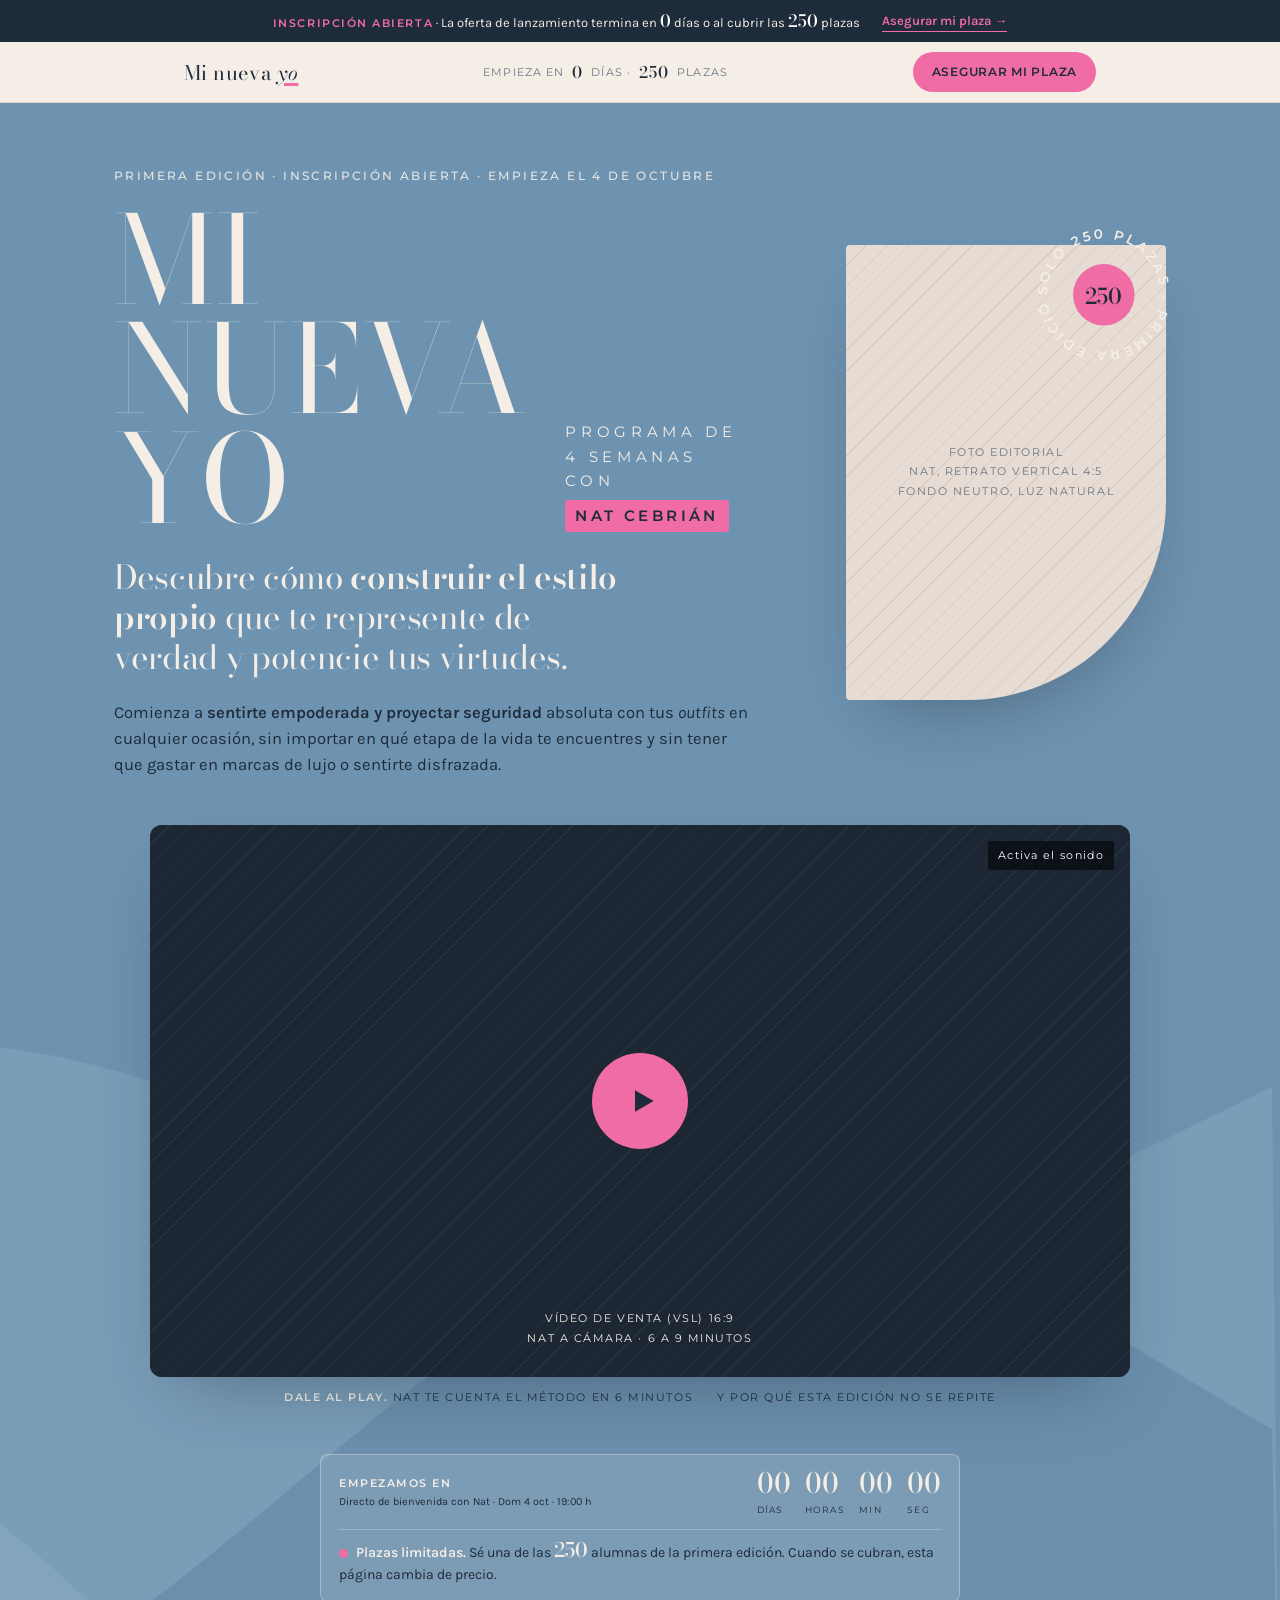
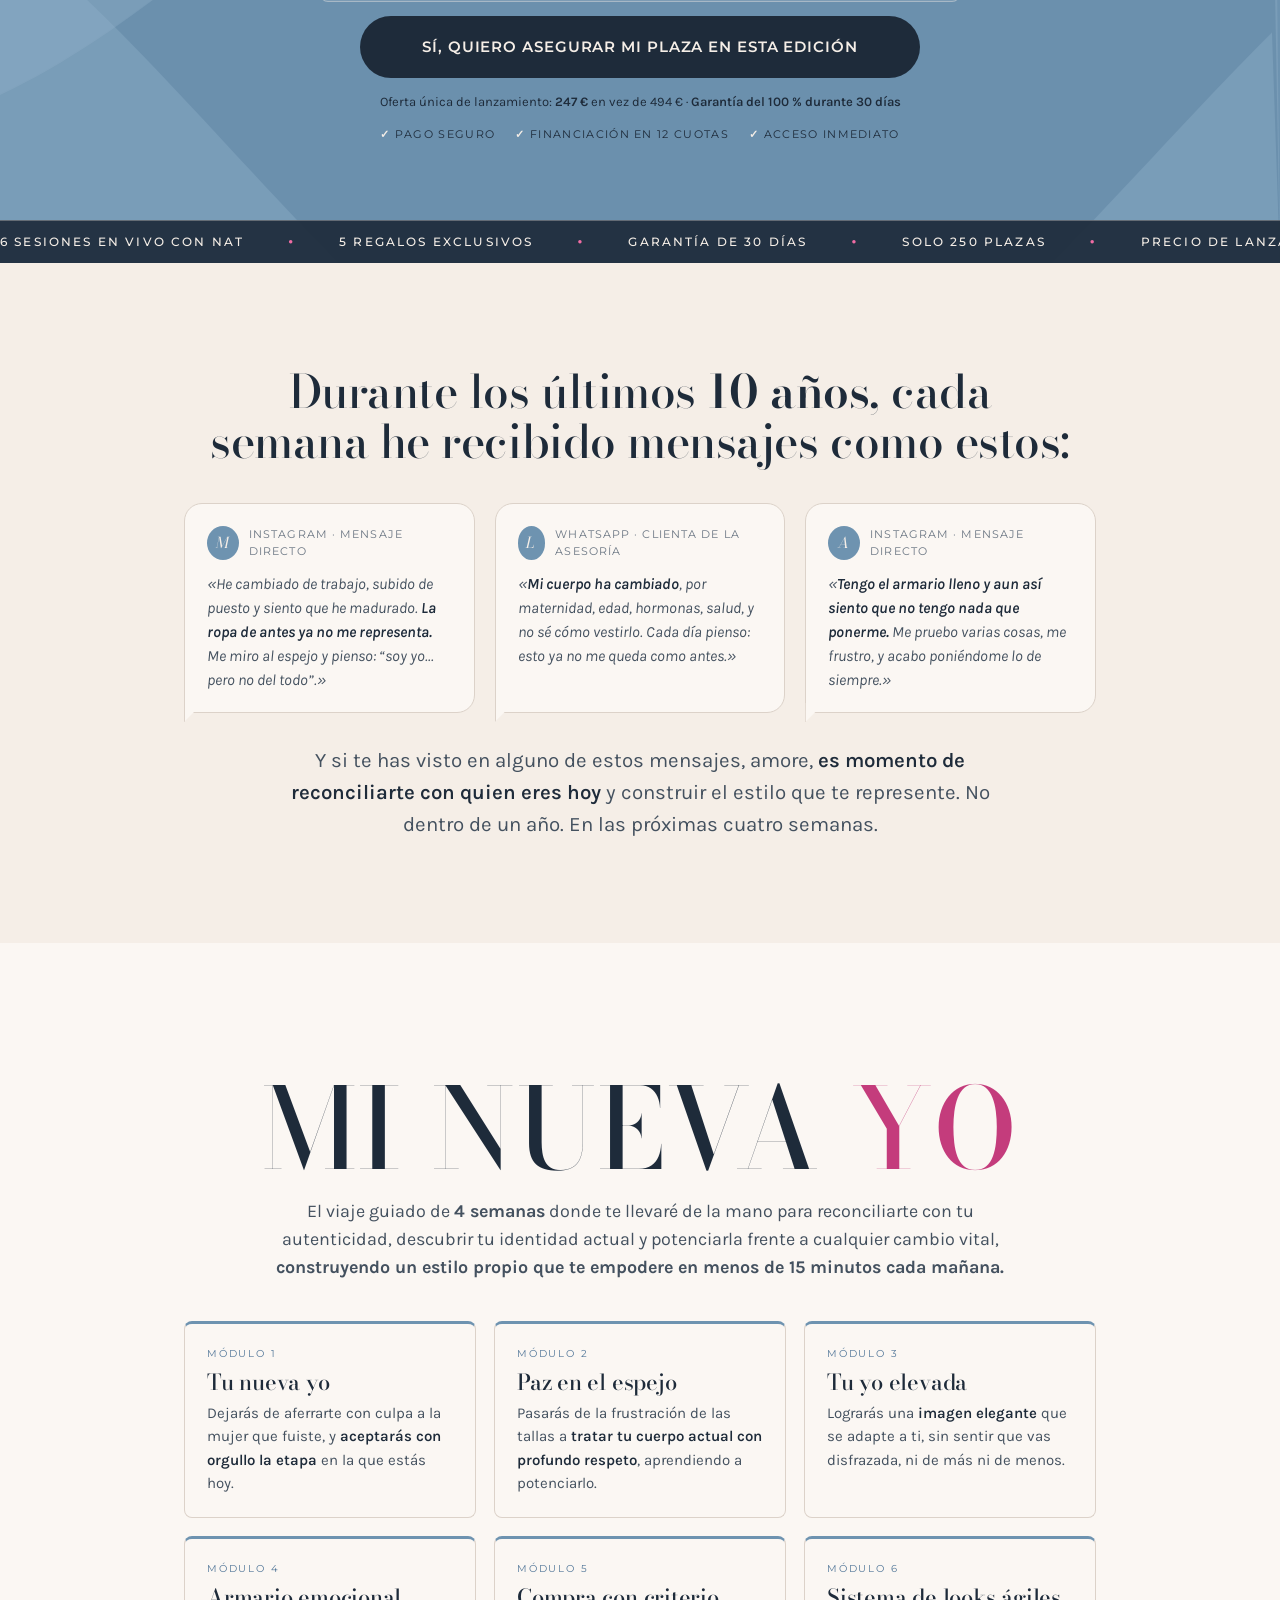
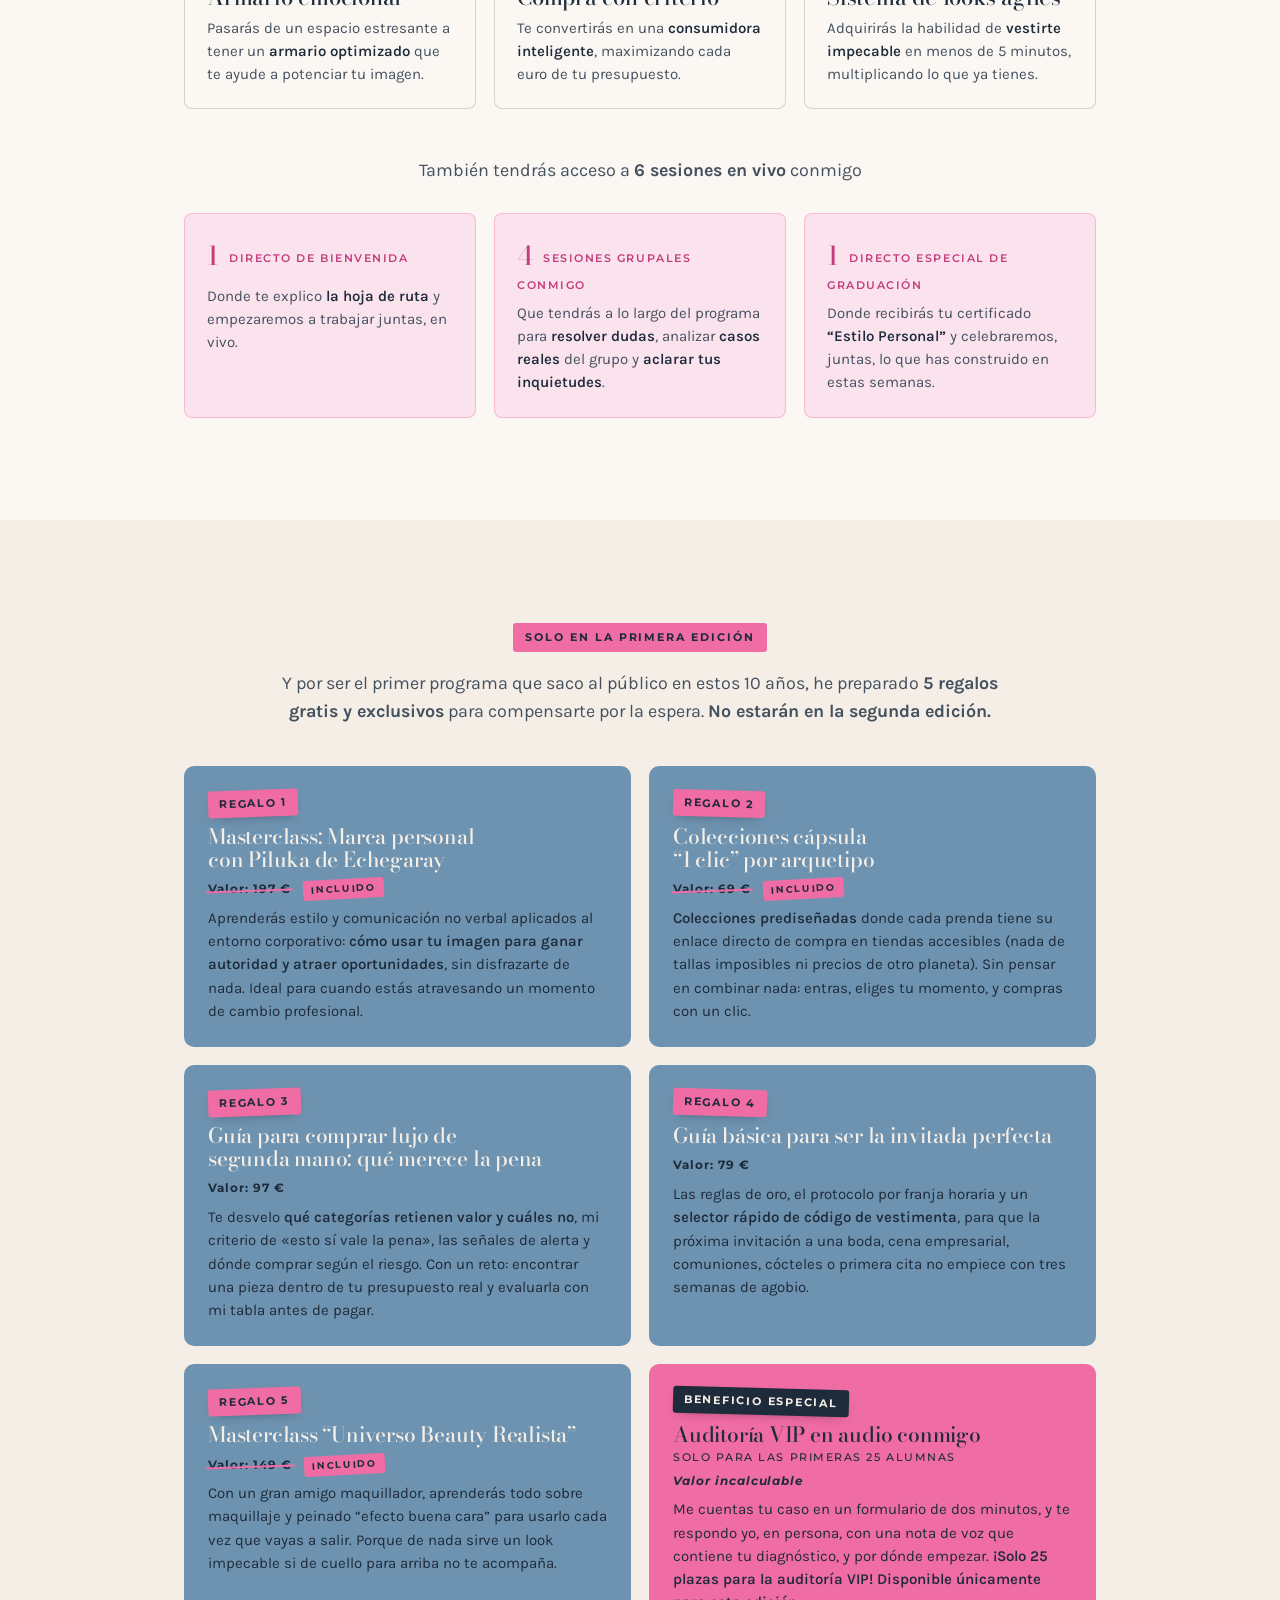
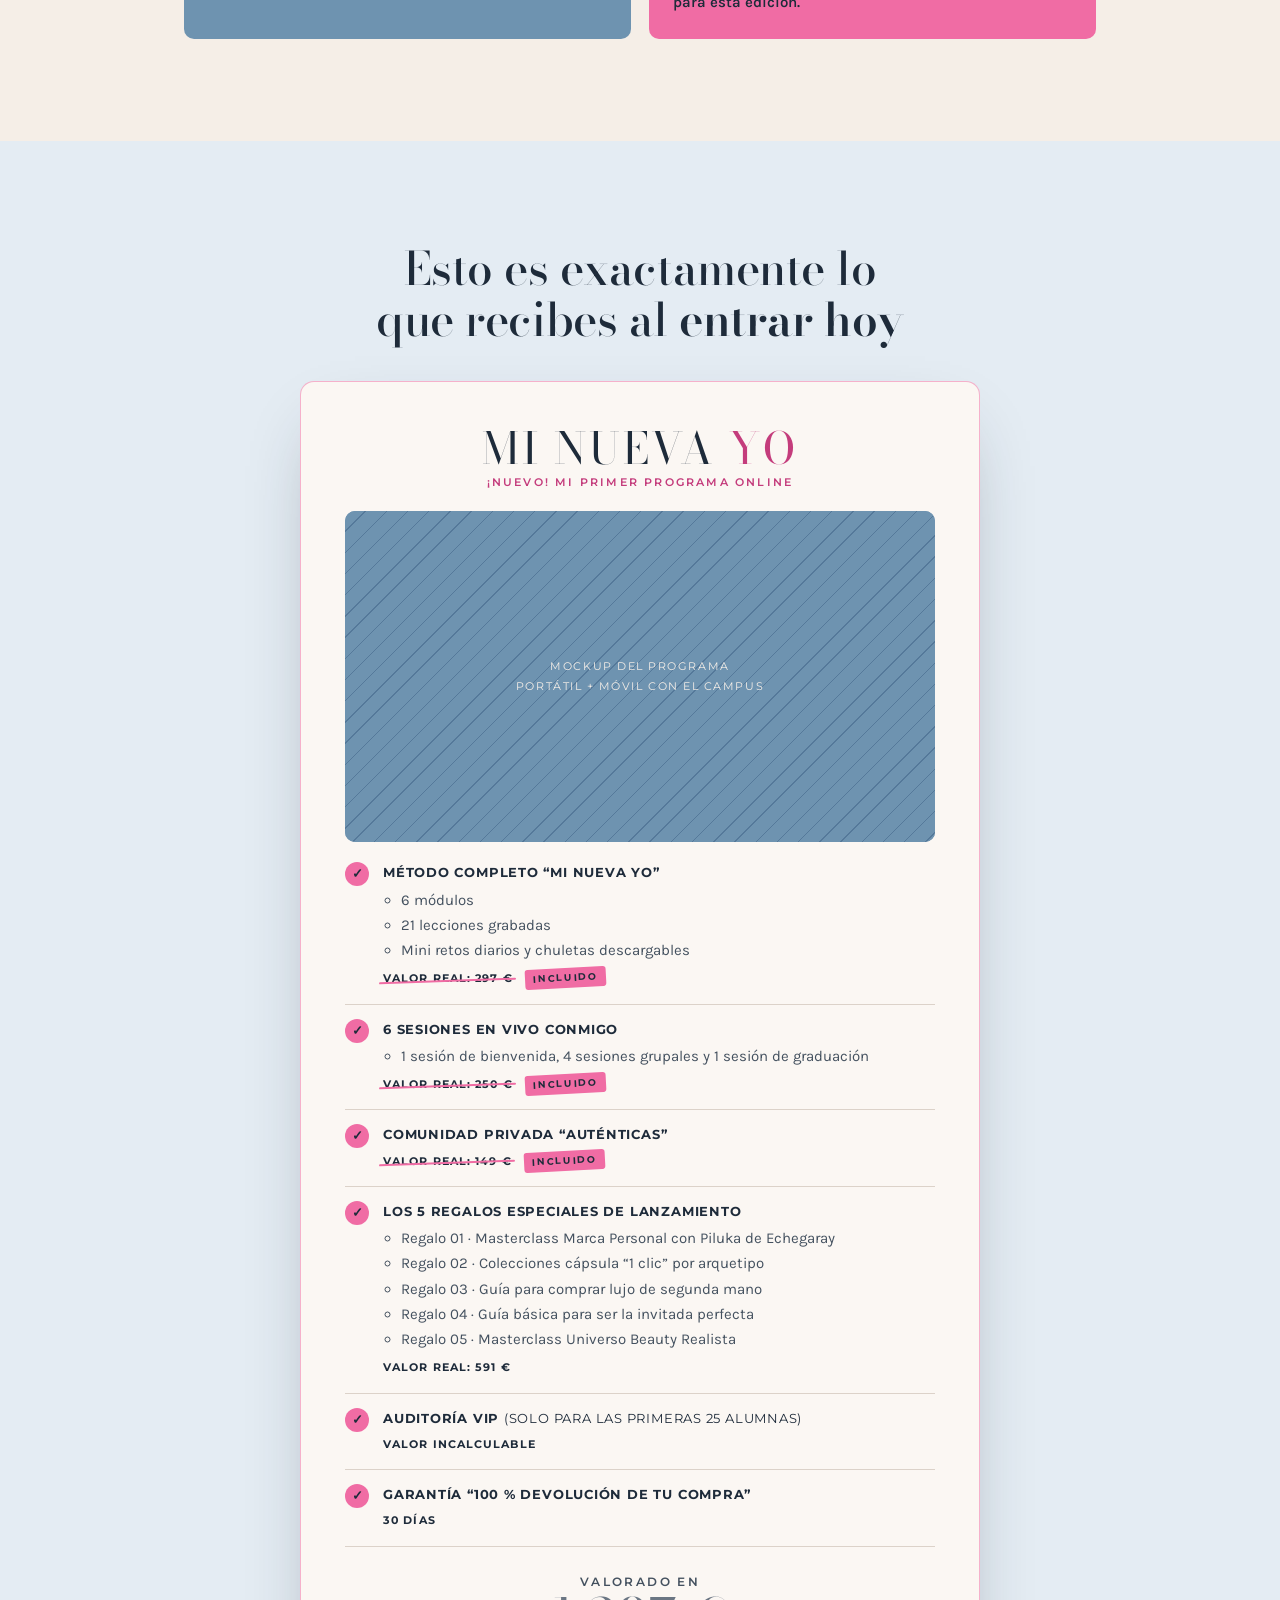
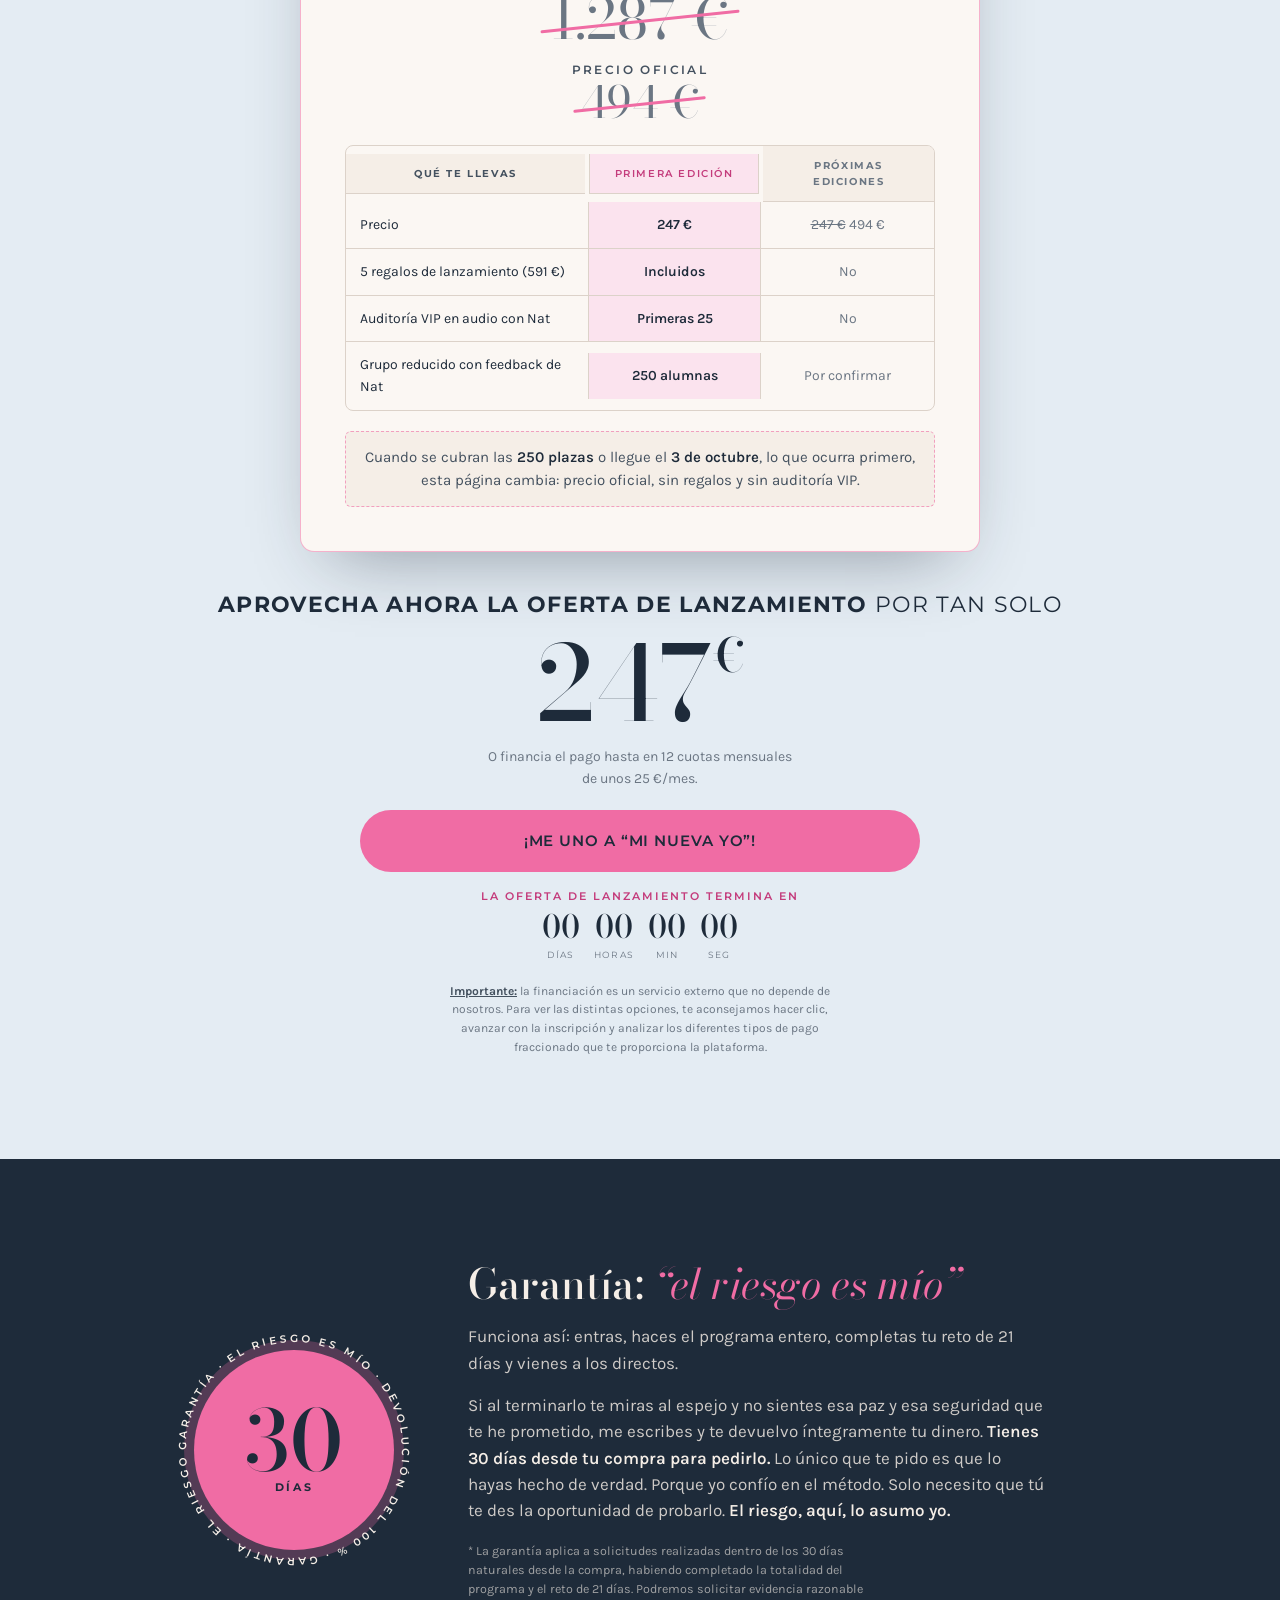
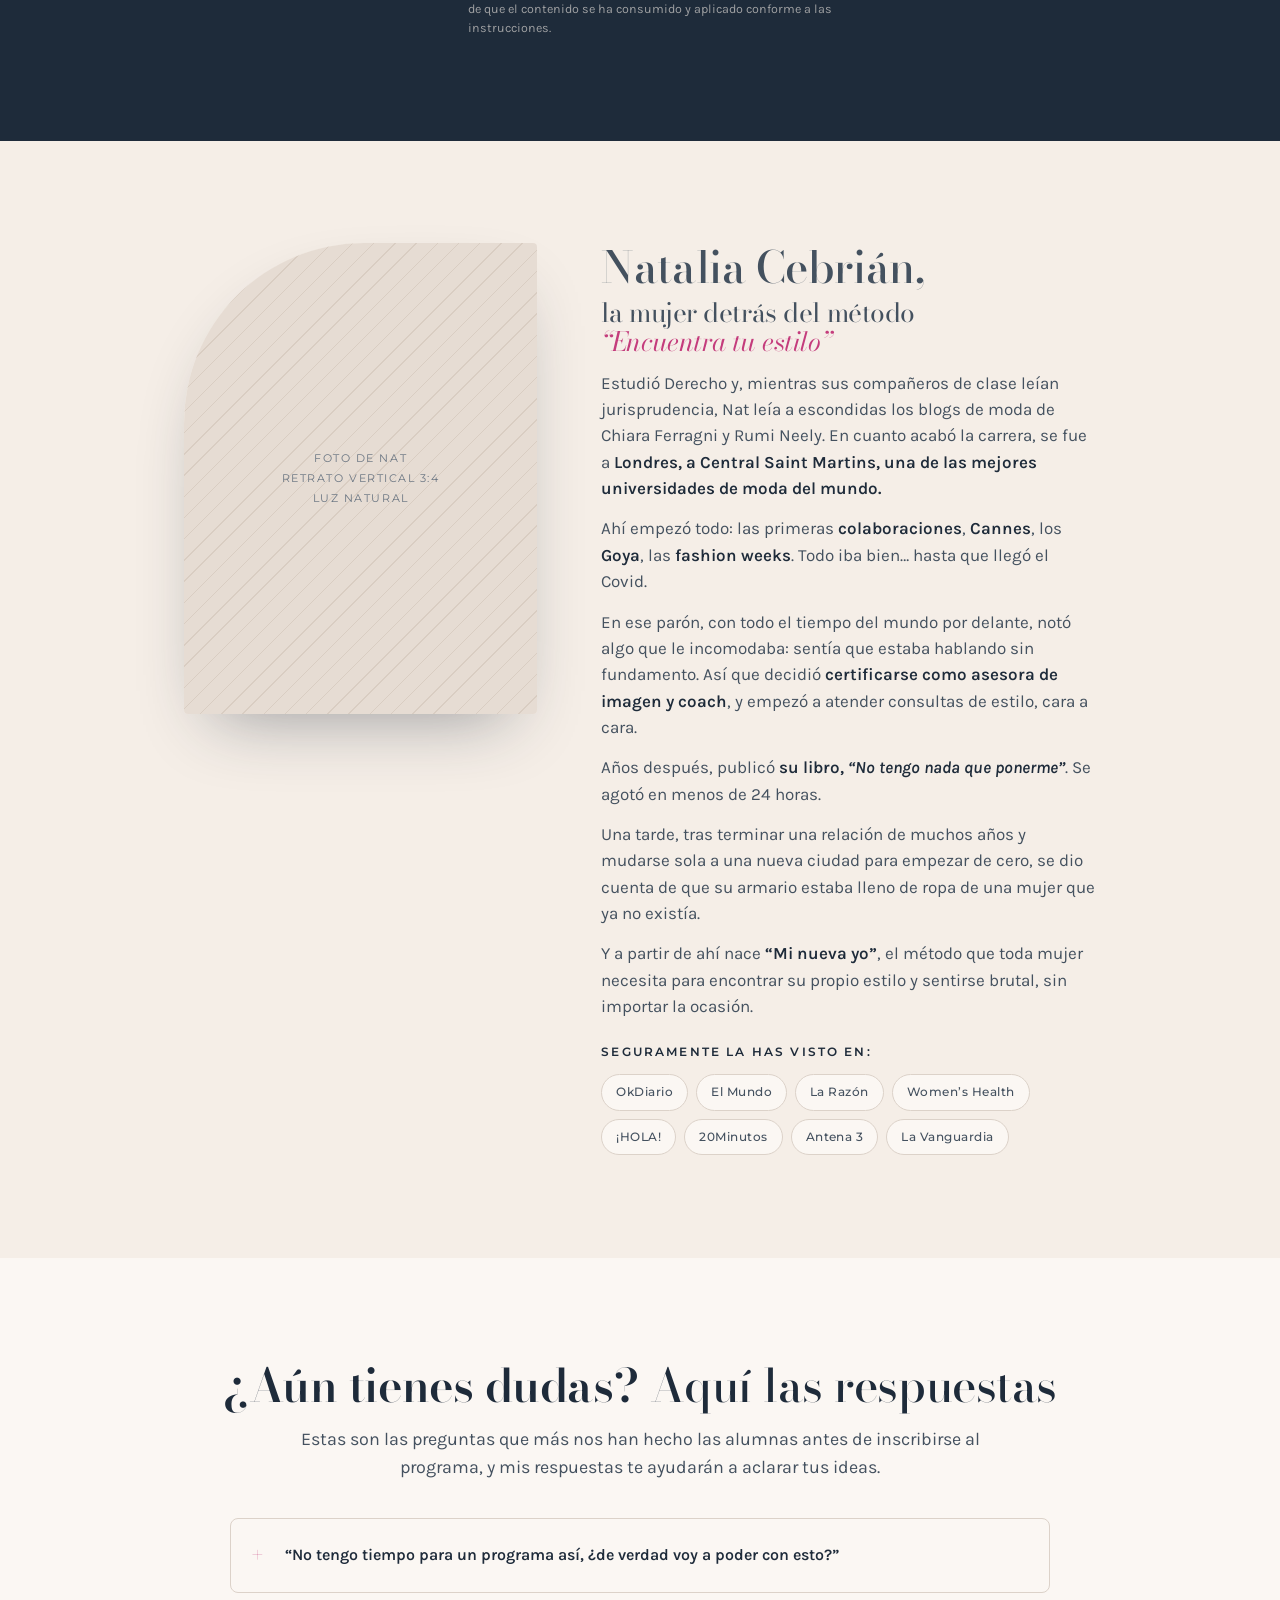
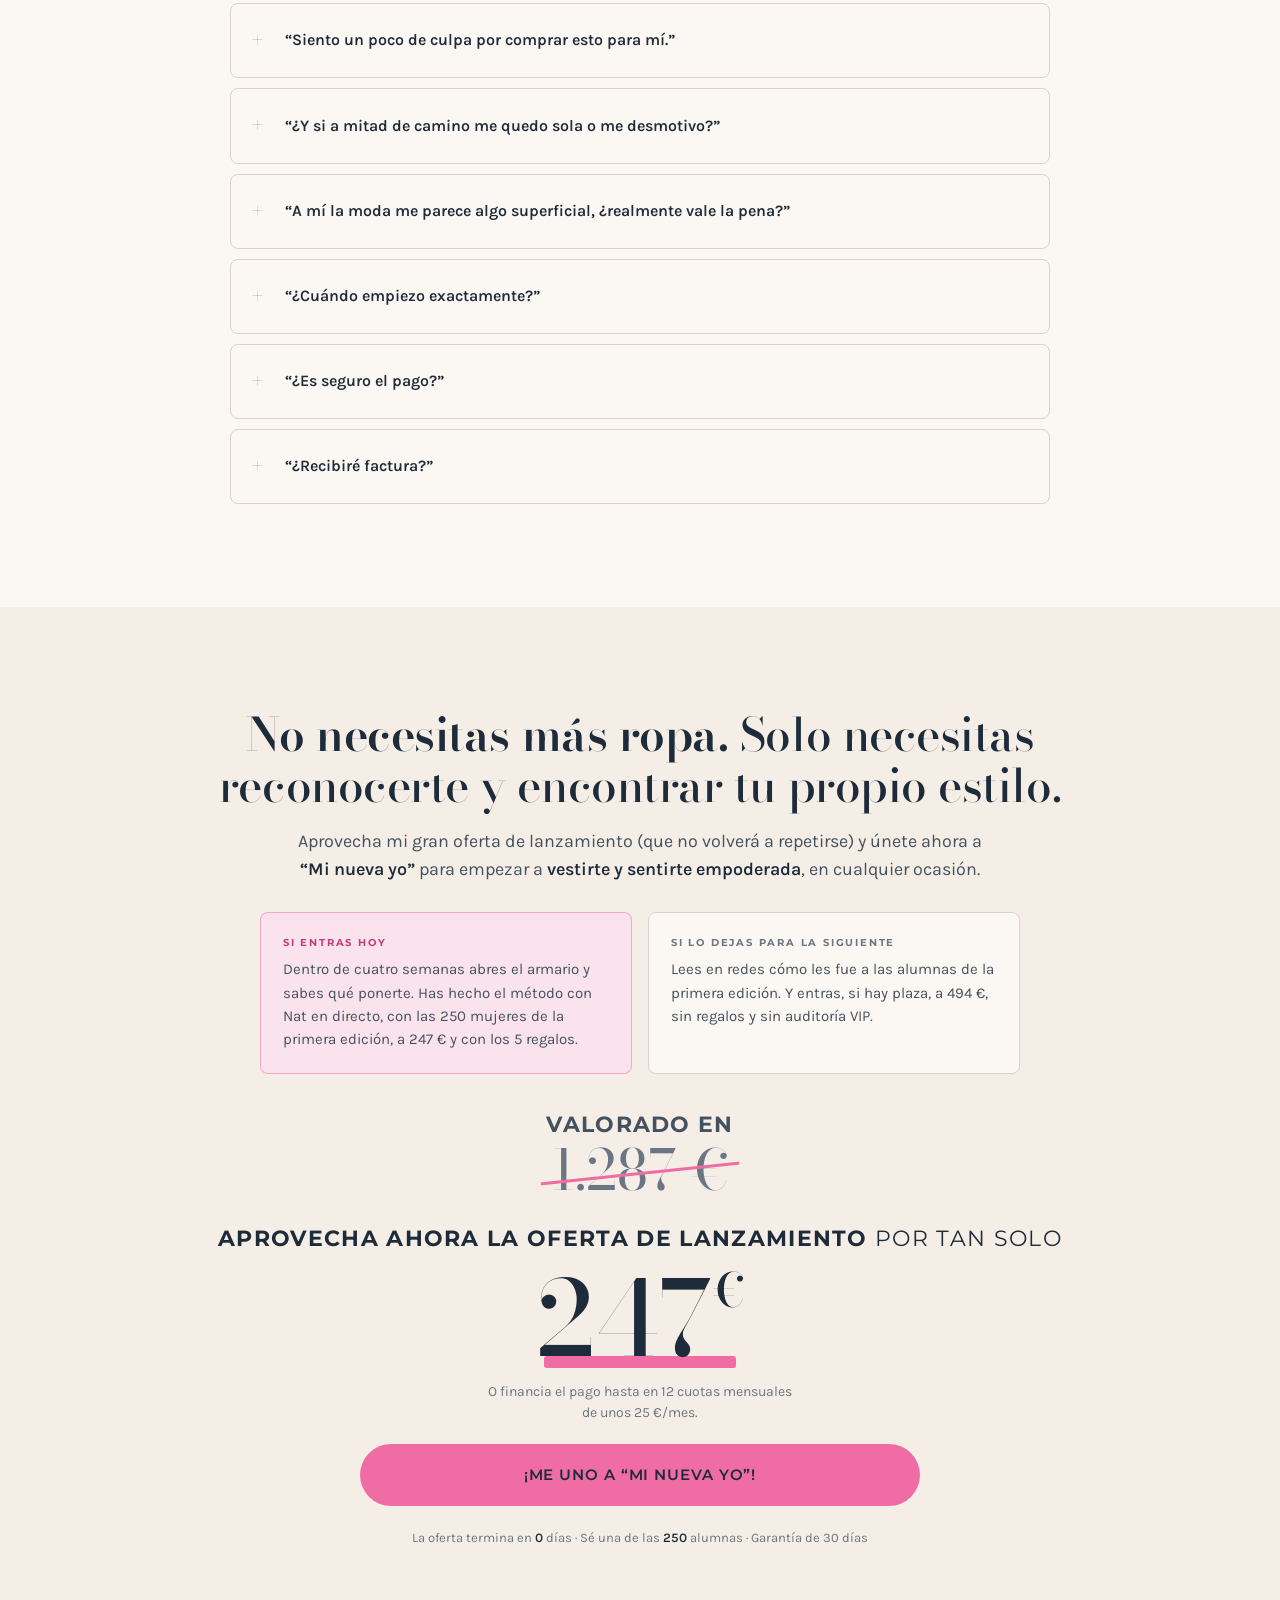
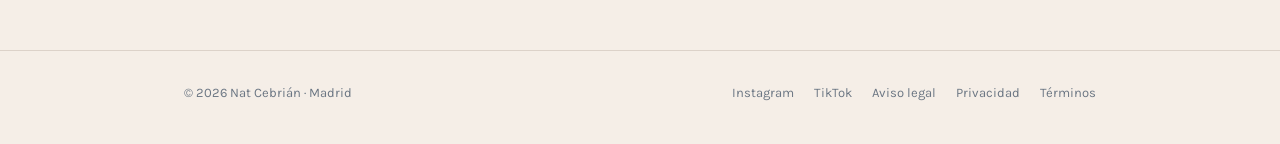
<file: landing/mi-nueva-yo/index.html>
<!doctype html>
<html lang="es">
<head>
<meta charset="utf-8">
<meta name="viewport" content="width=device-width, initial-scale=1, viewport-fit=cover">
<meta name="theme-color" content="#6E93B0">
<meta name="description" content="Mi nueva yo: el programa de 4 semanas de Nat Cebrián para construir el estilo propio que te represente. 21 lecciones, 6 sesiones en vivo, 5 regalos y garantía de 30 días.">
<title>Mi nueva yo</title>
<link rel="preconnect" href="https://fonts.googleapis.com">
<link rel="preconnect" href="https://fonts.gstatic.com" crossorigin>
<link rel="stylesheet" href="https://fonts.googleapis.com/css2?family=Bodoni+Moda:ital,opsz,wght@0,6..96,400;0,6..96,500;0,6..96,600;1,6..96,400;1,6..96,500&family=Montserrat:wght@300;400;500;600;700&family=Karla:ital,wght@0,300;0,400;0,500;0,600;1,400&display=swap">
<style>
  :root {
    --bg: #F5EEE7; --surface: #FBF7F3; --ink: #1E2B3A; --ink-soft: #44515F; --muted: #6B7683; --line: #DCD2C9;
    --brand: #6E93B0; --brand-deep: #55799A; --brand-tint: #E4ECF3; --on-brand: #F5EEE7;
    --accent: #F06CA4; --accent-text: #C43C7C; --accent-tint: #FBE3EE;
    --placeholder: #E6DCD3; --placeholder-stripe: #D9CDC2;
    --silk-a: #7FA1BC; --silk-b: #5F86A5; --silk-c: #8FB0C9;
    --shadow: 0 30px 70px -30px rgba(30, 43, 58, 0.45);
    --display: "Bodoni Moda", "Didot", "Bodoni 72", Georgia, serif;
    --label: "Montserrat", "Helvetica Neue", Arial, sans-serif;
    --body: "Karla", "Helvetica Neue", Arial, sans-serif;
    --max: 1040px; --narrow: 760px; --gutter: clamp(16px, 5vw, 64px); --ease: cubic-bezier(.2,.7,.2,1);
    color-scheme: light;
  }
  @media (prefers-color-scheme: dark) {
    :root:not([data-theme="light"]) {
      --bg: #121A22; --surface: #192330; --ink: #EFE7DF; --ink-soft: #C9C0B7; --muted: #98A3AE; --line: #2C3745;
      --brand: #3F5F7C; --brand-deep: #4F759A; --brand-tint: #1C2836; --on-brand: #EFE7DF;
      --accent: #F27DB0; --accent-text: #F58BB9; --accent-tint: #2E1F2A;
      --placeholder: #232C37; --placeholder-stripe: #2B3542;
      --silk-a: #34506A; --silk-b: #2A4259; --silk-c: #3E5B75;
      --shadow: 0 30px 70px -30px rgba(0, 0, 0, 0.85); color-scheme: dark;
    }
  }
  :root[data-theme="dark"] {
    --bg: #121A22; --surface: #192330; --ink: #EFE7DF; --ink-soft: #C9C0B7; --muted: #98A3AE; --line: #2C3745;
    --brand: #3F5F7C; --brand-deep: #4F759A; --brand-tint: #1C2836; --on-brand: #EFE7DF;
    --accent: #F27DB0; --accent-text: #F58BB9; --accent-tint: #2E1F2A;
    --placeholder: #232C37; --placeholder-stripe: #2B3542;
    --silk-a: #34506A; --silk-b: #2A4259; --silk-c: #3E5B75;
    --shadow: 0 30px 70px -30px rgba(0, 0, 0, 0.85); color-scheme: dark;
  }

  * { box-sizing: border-box; }
  html { scroll-behavior: smooth; }
  body { margin: 0; background: var(--bg); color: var(--ink); font-family: var(--body); font-size: 17px; line-height: 1.55; -webkit-font-smoothing: antialiased; overflow-x: clip; }
  @media (prefers-reduced-motion: reduce) { html { scroll-behavior: auto; } *, *::before, *::after { animation: none !important; transition: none !important; } .js .reveal { opacity: 1 !important; transform: none !important; } }
  img, video { max-width: 100%; display: block; }
  figure { margin: 0; }
  a { color: inherit; }
  button { font: inherit; color: inherit; }
  h1, h2, h3, h4 { font-family: var(--display); font-weight: 500; line-height: 1.1; margin: 0; text-wrap: balance; letter-spacing: -0.01em; }
  p { margin: 0; }
  .wrap { max-width: var(--max); margin: 0 auto; padding-inline: var(--gutter); }
  .narrow { max-width: var(--narrow); margin-inline: auto; }
  .center { text-align: center; }
  .eyebrow { font-family: var(--label); font-size: 12px; font-weight: 500; letter-spacing: 0.2em; text-transform: uppercase; color: var(--accent-text); }
  .lede { font-size: clamp(17px, 1.4vw, 20px); line-height: 1.55; color: var(--ink-soft); }
  .em { font-style: italic; font-weight: 400; color: var(--accent-text); }
  :focus-visible { outline: 2px solid var(--accent); outline-offset: 3px; }
  .skip { position: absolute; left: -999px; top: 8px; background: var(--ink); color: var(--bg); padding: 8px 12px; z-index: 60; }
  .skip:focus { left: 8px; }
  .js .reveal { opacity: 0; transform: translateY(24px); transition: opacity 700ms var(--ease), transform 700ms var(--ease); }
  .js .reveal.in { opacity: 1; transform: none; }
  .js .reveal[data-delay="1"] { transition-delay: 90ms; } .js .reveal[data-delay="2"] { transition-delay: 180ms; } .js .reveal[data-delay="3"] { transition-delay: 270ms; }
  .section { padding-block: clamp(56px, 8vw, 104px); position: relative; }
  .section h2 { font-size: clamp(30px, 3.8vw, 46px); }
  .section h2 b { font-weight: 600; }
  .sec-sub { margin-top: 16px; }
  .alt { background: var(--surface); }
  .tint { background: var(--brand-tint); }

  /* Buttons */
  .btn { display: inline-flex; align-items: center; justify-content: center; gap: 10px; min-height: 54px; padding: 0 30px; border-radius: 999px; font-family: var(--label); font-weight: 600; font-size: 14px; letter-spacing: 0.06em; text-transform: uppercase; text-decoration: none; border: 1px solid transparent; cursor: pointer; position: relative; overflow: hidden; transition: transform 200ms var(--ease), color 200ms var(--ease); text-align: center; }
  .btn::before { content: ""; position: absolute; inset: 0; background: var(--ink); transform: translateY(101%); transition: transform 320ms var(--ease); z-index: 0; }
  .btn > span { position: relative; z-index: 1; }
  .btn:hover { transform: translateY(-2px); }
  .btn:hover::before { transform: translateY(0); }
  .btn-accent { background: var(--accent); color: var(--ink); }
  .btn-accent:hover { color: var(--bg); }
  .btn-primary { background: var(--ink); color: var(--bg); }
  .btn-primary::before { background: var(--accent); }
  .btn-primary:hover { color: var(--ink); }
  .btn-xl { min-height: 62px; padding-inline: 36px; font-size: 15px; width: 100%; max-width: 560px; }
  .cta-note { font-size: 13px; color: var(--muted); margin-top: 12px; }
  .cta-note b { color: var(--ink); font-weight: 600; }
  .on-brand .cta-note, .on-brand .cta-note b { color: var(--ink); }

  /* Announce */
  .announce { background: var(--ink); color: var(--bg); font-size: 13px; }
  .announce .wrap { display: flex; flex-wrap: wrap; justify-content: center; align-items: center; gap: 6px 22px; min-height: 42px; padding-block: 8px; text-align: center; }
  .announce strong { font-family: var(--label); font-weight: 600; letter-spacing: .14em; text-transform: uppercase; font-size: 11px; color: var(--accent); }
  .announce b { font-family: var(--display); font-size: 17px; font-weight: 500; color: #fff; }
  .announce a { font-weight: 600; text-decoration: none; color: var(--accent); border-bottom: 1px solid currentColor; white-space: nowrap; }
  @media (max-width: 640px) { .announce .wrap { font-size: 12px; gap: 4px 14px; } }

  /* Header */
  .progress { position: fixed; top: env(safe-area-inset-top, 0px); left: 0; height: 3px; width: 0; background: var(--accent); z-index: 40; transition: width 80ms linear; }
  .top { position: sticky; top: env(safe-area-inset-top, 0px); z-index: 30; background: color-mix(in srgb, var(--bg) 86%, transparent); backdrop-filter: blur(12px); border-bottom: 1px solid var(--line); }
  .top .wrap { display: flex; align-items: center; justify-content: space-between; gap: 16px; min-height: 60px; }
  .brand { font-family: var(--display); font-size: 20px; letter-spacing: 0.02em; text-decoration: none; }
  .brand span { font-style: italic; color: var(--ink); text-decoration: underline; text-decoration-color: var(--accent); text-decoration-thickness: 3px; text-underline-offset: 3px; }
  .top .btn { min-height: 40px; padding-inline: 18px; font-size: 12px; }
  .top .cd-mini { font-family: var(--label); font-size: 11px; letter-spacing: .1em; text-transform: uppercase; color: var(--muted); display: flex; gap: 8px; align-items: center; }
  .top .cd-mini b { font-family: var(--display); font-size: 16px; color: var(--ink); font-weight: 500; }
  @media (max-width: 700px) { .top .cd-mini { display: none; } }

  /* Hero: wordmark + retrato + reel (VSL en modal) */
  .hero { position: relative; overflow: hidden; background: var(--brand); color: var(--on-brand); padding-block: clamp(36px, 5vw, 64px) 0; }
  .silk { position: absolute; inset: 0; width: 100%; height: 100%; z-index: 0; }
  .hero .wrap { position: relative; z-index: 1; max-width: 1180px; padding-bottom: clamp(48px, 6vw, 80px); display: flex; flex-direction: column; gap: clamp(28px, 4vw, 48px); }
  .hero-top { display: grid; grid-template-columns: minmax(0, 7fr) minmax(0, 4fr); gap: clamp(24px, 4vw, 56px); align-items: center; }
  .hero-video { width: 100%; max-width: 980px; margin-inline: auto; }
  .hero-video .vsl { max-width: none; }
  .vsl-cap { display: flex; justify-content: center; gap: 24px; flex-wrap: wrap; margin-top: 12px; font-family: var(--label); font-size: 11px; letter-spacing: .14em; text-transform: uppercase; color: var(--ink); }
  .vsl-cap b { color: var(--on-brand); font-weight: 600; }
  .hero-copy { display: flex; flex-direction: column; gap: 22px; text-align: left; }
  .hero .eyebrow { color: var(--on-brand); opacity: .9; }
  .wordmark { display: grid; grid-template-columns: auto 1fr; gap: 0 clamp(16px, 3vw, 40px); align-items: end; }
  .wordmark .mark { font-family: var(--display); font-size: clamp(64px, 9.5vw, 132px); line-height: 0.86; letter-spacing: 0.01em; text-transform: uppercase; font-weight: 400; color: var(--on-brand); }
  .wordmark .mark .w { display: block; overflow: hidden; padding-bottom: .04em; }
  .wordmark .mark .w > span { display: inline-block; animation: rise 900ms var(--ease) both; }
  .wordmark .mark .w:nth-child(2) > span { animation-delay: 120ms; }
  .wordmark .mark .w:nth-child(3) > span { animation-delay: 240ms; }
  .wordmark .mark em { font-style: normal; color: var(--on-brand); }
  .wordmark .sub { font-family: var(--label); font-weight: 400; font-size: clamp(12px, 1.2vw, 16px); letter-spacing: .3em; text-transform: uppercase; line-height: 1.6; color: var(--on-brand); animation: fade 900ms var(--ease) 450ms both; padding-bottom: .3em; }
  .wordmark .sub b { display: inline-block; margin-top: 6px; font-weight: 600; color: var(--ink); background: var(--accent); padding: 4px 10px 3px; border-radius: 3px; letter-spacing: .22em; }
  @keyframes rise { from { transform: translateY(110%); opacity: 0; } to { transform: none; opacity: 1; } }
  .hero h1 { font-size: clamp(24px, 2.6vw, 34px); line-height: 1.2; color: var(--on-brand); animation: fade 900ms var(--ease) 320ms both; font-weight: 400; }
  .hero h1 b { font-weight: 600; }
  .hero .lede { color: var(--ink); max-width: 40em; animation: fade 900ms var(--ease) 400ms both; font-size: clamp(16px, 1.3vw, 18.5px); }
  .hero .lede b { font-weight: 600; }
  .stage { position: relative; aspect-ratio: 4 / 5; animation: fade 1000ms var(--ease) 300ms both; width: 100%; max-width: 380px; margin-left: auto; }
  .portrait { position: absolute; inset: 0 0 0 12%; border-radius: 4px 4px 200px 4px; overflow: hidden; box-shadow: var(--shadow); }
  .portrait .ph { position: absolute; inset: 0; }
  .reel { position: absolute; left: -6%; bottom: -6%; width: 40%; aspect-ratio: 9 / 16; border-radius: 14px; overflow: hidden; background: var(--ink); box-shadow: var(--shadow); transform: rotate(-6deg); transition: transform 500ms var(--ease); cursor: pointer; border: 0; padding: 0; }
  .reel:hover { transform: rotate(0deg) scale(1.04); }
  .reel .ph { position: absolute; inset: 0; color: var(--bg); background: repeating-linear-gradient(135deg, #1C2733 0 14px, #26333F 14px 15px); font-size: 10px; align-content: end; padding-bottom: 60px; }
  .reel .play { position: absolute; left: 50%; top: 50%; width: 58px; height: 58px; margin: -29px 0 0 -29px; border-radius: 50%; background: var(--accent); display: grid; place-items: center; animation: pulse 2.4s ease-in-out infinite; }
  .reel .play svg { width: 20px; height: 20px; fill: var(--ink); margin-left: 3px; }
  .reel .tag { position: absolute; left: 50%; bottom: 14px; transform: translateX(-50%); background: var(--accent); color: var(--ink); font-family: var(--label); font-size: 9px; letter-spacing: .16em; text-transform: uppercase; font-weight: 700; padding: 5px 10px; border-radius: 999px; white-space: nowrap; }
  .badge { position: absolute; right: -4%; top: -6%; width: clamp(120px, 12vw, 160px); aspect-ratio: 1; animation: spin 24s linear infinite; z-index: 2; }
  .badge svg { width: 100%; height: 100%; overflow: visible; }
  .badge text { font-family: var(--label); font-size: 10.5px; font-weight: 600; letter-spacing: .22em; text-transform: uppercase; fill: var(--on-brand); }
  .badge circle { fill: var(--accent); }
  .badge .in { font-family: var(--display); font-size: 17px; letter-spacing: 0; text-transform: none; fill: var(--ink); font-weight: 500; }
  .marquee { position: relative; z-index: 1; border-top: 1px solid color-mix(in srgb, var(--on-brand) 30%, transparent); background: color-mix(in srgb, var(--ink) 92%, transparent); color: var(--bg); overflow: hidden; padding-block: 12px; }
  .marquee-track { display: flex; gap: 44px; white-space: nowrap; width: max-content; animation: slide 40s linear infinite; font-family: var(--label); font-size: 12px; letter-spacing: .18em; text-transform: uppercase; font-weight: 500; }
  .marquee-track span::after { content: "●"; margin-left: 44px; color: var(--accent); font-size: 8px; vertical-align: 2px; }
  @keyframes slide { to { transform: translateX(-50%); } }
  @media (max-width: 900px) {
    .hero-top { grid-template-columns: 1fr; }
    .stage { margin: 20px auto 0; max-width: 300px; }
    .wordmark { grid-template-columns: 1fr; gap: 10px; }
    .wordmark .mark { font-size: clamp(64px, 20vw, 100px); }
    .stage { max-width: 340px; margin: 12px auto 0; }
    .badge { right: -2%; }
  }
  .vsl { position: relative; width: 100%; max-width: 820px; aspect-ratio: 16 / 9; border-radius: 12px; overflow: hidden; background: var(--ink); box-shadow: var(--shadow); border: 0; padding: 0; cursor: pointer; display: block; animation: fade 1000ms var(--ease) 360ms both; }
  .ph { background: repeating-linear-gradient(135deg, var(--placeholder) 0 14px, var(--placeholder-stripe) 14px 15px); display: grid; place-items: center; text-align: center; padding: 24px; color: var(--muted); font-family: var(--label); font-size: 11px; letter-spacing: 0.14em; text-transform: uppercase; line-height: 1.8; width: 100%; height: 100%; }
  .vsl .ph { position: absolute; inset: 0; background: repeating-linear-gradient(135deg, #1C2733 0 14px, #26333F 14px 15px); color: var(--bg); align-content: end; padding-bottom: 28px; }
  .vsl .play { position: absolute; left: 50%; top: 50%; width: 96px; height: 96px; margin: -48px 0 0 -48px; border-radius: 50%; background: var(--accent); display: grid; place-items: center; transition: transform 300ms var(--ease); animation: pulse 2.4s ease-in-out infinite; }
  .vsl:hover .play { transform: scale(1.08); }
  .vsl .play svg { width: 32px; height: 32px; fill: var(--ink); margin-left: 5px; }
  .vsl .dur { position: absolute; right: 16px; top: 16px; background: rgba(0,0,0,.55); color: #fff; font-family: var(--label); font-size: 11px; letter-spacing: .12em; padding: 6px 10px; border-radius: 2px; }
  @keyframes pulse { 0%, 100% { box-shadow: 0 0 0 0 color-mix(in srgb, var(--accent) 50%, transparent); } 60% { box-shadow: 0 0 0 18px transparent; } }
  @keyframes fade { from { opacity: 0; transform: translateY(12px); } to { opacity: 1; transform: none; } }
  .cta-block { display: flex; flex-direction: column; align-items: center; gap: 14px; width: 100%; max-width: 720px; margin-inline: auto; text-align: center; animation: fade 900ms var(--ease) 500ms both; }
  .cta-block .urgency { max-width: 640px; }
  .cta-row { display: flex; flex-wrap: wrap; gap: 12px; align-items: center; justify-content: center; width: 100%; }
  .btn-ghost { border-color: color-mix(in srgb, var(--on-brand) 45%, transparent); color: var(--on-brand); background: transparent; }
  .btn-ghost::before { background: var(--on-brand); }
  .btn-ghost:hover { color: var(--ink); }
  .btn-ghost svg { width: 14px; height: 14px; fill: currentColor; }
  .cta-block .cta-note { margin-top: 0; }
  @media (max-width: 640px) { .cta-row .btn { width: 100%; } }
  .urgency { width: 100%; max-width: 560px; display: flex; flex-direction: column; gap: 12px; padding: 14px 18px; border: 1px solid color-mix(in srgb, var(--on-brand) 35%, transparent); border-radius: 8px; background: color-mix(in srgb, var(--on-brand) 12%, transparent); backdrop-filter: blur(6px); text-align: left; }
  .cd-row { display: flex; flex-wrap: wrap; align-items: center; justify-content: space-between; gap: 8px 20px; }
  .cd-label { display: flex; flex-direction: column; gap: 2px; font-size: 13px; color: var(--ink); }
  .cd-label strong { font-family: var(--label); font-weight: 600; letter-spacing: .14em; text-transform: uppercase; font-size: 11px; color: var(--on-brand); }
  .countdown { display: inline-flex; gap: 14px; font-variant-numeric: tabular-nums; }
  .countdown b { font-family: var(--display); font-size: 28px; font-weight: 500; color: var(--on-brand); line-height: 1; }
  .countdown small { display: block; font-family: var(--label); font-size: 9px; letter-spacing: .14em; text-transform: uppercase; color: var(--ink); margin-top: 3px; }
  .seats { display: block; line-height: 1.6; font-size: 14px; color: var(--ink); padding-top: 10px; border-top: 1px solid color-mix(in srgb, var(--on-brand) 30%, transparent); }
  .seats i { display: inline-block; width: 9px; height: 9px; border-radius: 50%; background: var(--accent); margin-right: 8px; vertical-align: middle; animation: pulse 2s ease-in-out infinite; }
  .seats strong { color: var(--on-brand); font-weight: 600; }
  .seats b { font-family: var(--display); font-size: 20px; font-weight: 500; color: var(--on-brand); line-height: 1; }
  .seatbar { display: flex; flex-direction: column; gap: 6px; font-size: 12px; color: var(--ink); }
  .seatbar[hidden] { display: none; }
  .seatbar-track { height: 6px; border-radius: 3px; background: color-mix(in srgb, var(--on-brand) 35%, transparent); overflow: hidden; }
  .seatbar-track i { display: block; height: 100%; width: 0; background: var(--accent); transition: width 900ms var(--ease); }
  .seatbar b { font-family: var(--display); font-size: 15px; color: var(--on-brand); }
  .trust { list-style: none; margin: 0; padding: 0; display: flex; flex-wrap: wrap; justify-content: center; gap: 8px 20px; font-family: var(--label); font-size: 11px; letter-spacing: .12em; text-transform: uppercase; color: var(--ink); }
  .trust li::before { content: "✓ "; color: var(--on-brand); font-weight: 700; }
  @media (max-width: 640px) { .cd-row { flex-direction: column; align-items: flex-start; } .btn-xl { font-size: 13px; padding-inline: 20px; } }

  /* Messages */
  .msgs { display: grid; grid-template-columns: repeat(3, minmax(0, 1fr)); gap: 20px; margin-top: 36px; }
  .msg { background: var(--surface); border: 1px solid var(--line); border-radius: 18px 18px 18px 4px; padding: 22px 22px 20px; position: relative; display: flex; flex-direction: column; gap: 12px; text-align: left; transition: transform 300ms var(--ease); }
  .msg:hover { transform: translateY(-4px) rotate(-.5deg); }
  .msg:nth-child(2):hover { transform: translateY(-4px) rotate(.5deg); }
  .msg::after { content: ""; position: absolute; left: -1px; bottom: -10px; width: 18px; height: 18px; background: var(--surface); border-left: 1px solid var(--line); border-bottom: 1px solid var(--line); clip-path: polygon(0 0, 100% 0, 0 100%); }
  .msg .who { display: flex; align-items: center; gap: 10px; font-family: var(--label); font-size: 11px; letter-spacing: .1em; text-transform: uppercase; color: var(--muted); }
  .msg .who i { width: 34px; height: 34px; border-radius: 50%; background: var(--brand); display: grid; place-items: center; color: var(--on-brand); font-family: var(--display); font-size: 15px; font-style: italic; }
  .msg p { font-style: italic; color: var(--ink-soft); font-size: 15.5px; }
  .msg p b { color: var(--ink); font-style: italic; font-weight: 600; }
  .bridge { margin-top: 32px; font-size: clamp(18px, 1.6vw, 22px); color: var(--ink-soft); }
  .bridge b { color: var(--ink); font-weight: 600; }
  @media (max-width: 860px) { .msgs { grid-template-columns: 1fr; } }

  /* Programme */
  .prog-title { font-size: clamp(56px, 9vw, 112px) !important; line-height: .95; letter-spacing: .02em; text-transform: uppercase; }
  .prog-title em { font-style: normal; color: var(--accent-text); }
  .mods { display: grid; grid-template-columns: repeat(3, minmax(0, 1fr)); gap: 18px; margin-top: 40px; text-align: left; }
  .mod { background: var(--surface); border: 1px solid var(--line); border-top: 3px solid var(--brand); border-radius: 8px; padding: 22px; display: flex; flex-direction: column; gap: 8px; transition: transform 300ms var(--ease), border-color 300ms; }
  .mod:hover { transform: translateY(-4px); border-top-color: var(--accent); }
  .mod .k { font-family: var(--label); font-size: 10px; letter-spacing: .18em; text-transform: uppercase; color: var(--brand-deep); }
  .mod h3 { font-size: 22px; }
  .mod p { color: var(--ink-soft); font-size: 15px; }
  .mod p b { color: var(--ink); font-weight: 600; }
  .lives { display: grid; grid-template-columns: repeat(3, minmax(0, 1fr)); gap: 18px; margin-top: 28px; text-align: left; }
  .live { background: var(--accent-tint); border: 1px solid color-mix(in srgb, var(--accent) 35%, transparent); border-radius: 8px; padding: 22px; display: flex; flex-direction: column; gap: 8px; }
  .live .k { font-family: var(--label); font-size: 11px; letter-spacing: .14em; text-transform: uppercase; color: var(--accent-text); font-weight: 600; }
  .live .k b { font-family: var(--display); font-size: 26px; font-weight: 500; margin-right: 4px; vertical-align: -3px; }
  .live p { color: var(--ink-soft); font-size: 15px; }
  .live p b { color: var(--ink); font-weight: 600; }
  @media (max-width: 860px) { .mods, .lives { grid-template-columns: 1fr 1fr; } }
  @media (max-width: 560px) { .mods, .lives { grid-template-columns: 1fr; } }

  /* Gifts */
  .gifts { display: grid; grid-template-columns: repeat(2, minmax(0, 1fr)); gap: 18px; margin-top: 40px; text-align: left; }
  .gift { background: var(--brand); color: var(--on-brand); border-radius: 10px; padding: 24px; display: flex; flex-direction: column; gap: 8px; transition: transform 300ms var(--ease); }
  .gift:hover { transform: translateY(-4px); }
  .gift .k { align-self: flex-start; background: var(--accent); color: var(--ink); font-family: var(--label); font-size: 11px; letter-spacing: .16em; text-transform: uppercase; font-weight: 700; padding: 5px 11px; border-radius: 3px; transform: rotate(-2deg); box-shadow: 0 4px 12px -6px rgba(0,0,0,.4); }
  .gift:nth-child(even) .k { transform: rotate(1.5deg); }
  .gift h3 { font-size: 21px; color: var(--on-brand); }
  .gift .val { font-family: var(--label); font-size: 12px; letter-spacing: .08em; color: var(--ink); font-weight: 700; }
  .gift p { color: var(--ink); font-size: 15px; }
  .gift p b { font-weight: 600; }
  .gift.vip { background: var(--accent); color: var(--ink); }
  .gift.vip .k { background: var(--ink); color: var(--bg); }
  .gift.vip h3, .gift.vip .val { color: var(--ink); }
  .gift.vip .val { font-style: italic; }
  .gift.vip .val .inc { background: var(--ink); color: #FFFFFF; }
  @media (max-width: 700px) { .gifts { grid-template-columns: 1fr; } }

  /* Offer box */
  .offer { max-width: 680px; margin: 36px auto 0; background: var(--surface); border: 1px solid color-mix(in srgb, var(--accent) 50%, transparent); border-radius: 14px; padding: clamp(24px, 4vw, 44px); box-shadow: var(--shadow); text-align: left; display: flex; flex-direction: column; gap: 20px; }
  .offer .head { text-align: center; display: flex; flex-direction: column; gap: 4px; }
  .offer .head .mark { font-family: var(--display); font-size: clamp(32px, 4vw, 44px); text-transform: uppercase; letter-spacing: .06em; line-height: 1; }
  .offer .head .mark em { font-style: normal; color: var(--accent-text); }
  .offer .head .new { font-family: var(--label); font-size: 11px; letter-spacing: .2em; text-transform: uppercase; color: var(--accent-text); font-weight: 600; }
  .mockup { aspect-ratio: 16 / 9; border-radius: 10px; overflow: hidden; background: var(--brand); position: relative; }
  .mockup .ph { position: absolute; inset: 0; background: repeating-linear-gradient(135deg, var(--brand) 0 14px, var(--brand-deep) 14px 15px); color: var(--on-brand); }
  .items { list-style: none; margin: 0; padding: 0; display: flex; flex-direction: column; gap: 14px; }
  .items > li { display: grid; grid-template-columns: 28px 1fr; gap: 10px; padding-bottom: 14px; border-bottom: 1px solid var(--line); }
  .items > li::before { content: "✓"; width: 24px; height: 24px; border-radius: 50%; background: var(--accent); color: var(--ink); display: grid; place-items: center; font-size: 13px; font-weight: 700; }
  .items b { font-family: var(--label); font-size: 13px; letter-spacing: .06em; text-transform: uppercase; font-weight: 700; display: block; }
  .items ul { margin: 6px 0 0; padding-left: 18px; color: var(--ink-soft); font-size: 15px; display: flex; flex-direction: column; gap: 2px; }
  .items .val { display: inline-block; margin-top: 6px; font-family: var(--label); font-size: 11px; letter-spacing: .1em; text-transform: uppercase; color: var(--ink); font-weight: 700; }
  .compare { border: 1px solid var(--line); border-radius: 8px; overflow: hidden; font-size: 14px; }
  .compare .row { display: grid; grid-template-columns: 1.4fr 1fr 1fr; align-items: center; }
  .compare .row > div { padding: 12px 14px; border-bottom: 1px solid var(--line); }
  .compare .row:last-child > div { border-bottom: 0; }
  .compare .row > div:nth-child(2) { background: var(--accent-tint); font-weight: 600; border-left: 1px solid var(--line); border-right: 1px solid var(--line); text-align: center; }
  .compare .row > div:nth-child(3) { text-align: center; color: var(--muted); }
  .compare .head > div { font-family: var(--label); font-size: 10px; letter-spacing: .16em; text-transform: uppercase; font-weight: 700; color: var(--ink-soft); background: var(--bg); }
  .compare .head > div:nth-child(2) { color: var(--accent-text); background: var(--accent-tint); }
  .compare s { color: var(--muted); }
  .fomo { font-size: 15px; color: var(--ink-soft); text-align: center; padding: 14px 16px; border-radius: 6px; background: var(--bg); border: 1px dashed color-mix(in srgb, var(--accent) 60%, transparent); }
  .fomo b { color: var(--ink); font-weight: 600; }
  /* Tachado animado al hacer scroll: negro -> línea rosa -> INCLUIDO */
  .val { position: relative; display: inline-block; padding-right: 2px; }
  .val .t { position: relative; display: inline-block; }
  .val .t::after { content: ""; position: absolute; left: -3%; top: 54%; height: 1.5px; width: 0; background: var(--accent); border-radius: 1px; transform: rotate(-2deg); transition: width 1100ms var(--ease); }
  .val.struck .t::after { width: 106%; }
  .items .val .t::after { height: 1.5px; }
  .val .inc { display: inline-block; margin-left: 12px; vertical-align: 1px; background: var(--accent); color: var(--ink); font-family: var(--label); font-size: 9.5px; letter-spacing: .18em; text-transform: uppercase; font-weight: 700; padding: 3px 8px 2px; border-radius: 3px; opacity: 0; transform: scale(.6) rotate(-8deg); transition: opacity 400ms var(--ease) 1000ms, transform 500ms cubic-bezier(.34,1.56,.64,1) 1000ms; }
  .val.struck .inc { opacity: 1; transform: scale(1) rotate(-3deg); }
  .val.nostrike .t::after { display: none; }
  .totals { text-align: center; display: flex; flex-direction: column; gap: 14px; padding-top: 6px; }
  .totals .lbl { font-family: var(--label); font-size: 12px; letter-spacing: .2em; text-transform: uppercase; font-weight: 600; color: var(--ink-soft); }
  .totals .strike { font-family: var(--display); font-size: clamp(40px, 5vw, 56px); line-height: 1; color: var(--ink); position: relative; display: inline-block; transition: color 600ms var(--ease) 700ms; }
  .totals .strike::after { content: ""; position: absolute; left: -6%; width: 0; top: 52%; height: 2.5px; background: var(--accent); transform: rotate(-6deg); border-radius: 2px; transition: width 1200ms var(--ease); }
  .totals .strike.struck { color: var(--muted); }
  .totals .strike.struck::after { width: 112%; }
  .offer-cta { text-align: center; margin-top: 36px; display: flex; flex-direction: column; align-items: center; gap: 10px; }
  .offer-cta .lbl { font-family: var(--label); font-size: clamp(16px, 2vw, 22px); letter-spacing: .06em; text-transform: uppercase; font-weight: 700; }
  .offer-cta .lbl span { font-weight: 400; }
  .price-big { font-family: var(--display); font-size: clamp(64px, 9vw, 104px); line-height: 1; color: var(--ink); font-weight: 500; position: relative; display: inline-block; }
  .price-big::after { content: ""; position: absolute; left: 4%; right: 4%; bottom: .02em; height: .12em; background: var(--accent); z-index: -1; border-radius: 3px; }
  .price-big small { font-size: .45em; vertical-align: top; }
  .installments { font-size: 14px; color: var(--muted); max-width: 40ch; }
  .offer-cta .btn { margin-top: 10px; }
  .close-cd { display: flex; flex-direction: column; align-items: center; gap: 6px; margin-top: 6px; }
  .close-cd .lbl2 { font-family: var(--label); font-size: 11px; letter-spacing: .18em; text-transform: uppercase; color: var(--accent-text); font-weight: 600; }
  .countdown.dark b { color: var(--ink); font-size: 32px; }
  .countdown.dark small { color: var(--muted); }
  .sticker { display: inline-block; background: var(--accent); color: var(--ink); font-family: var(--label); font-size: 11px; letter-spacing: .18em; text-transform: uppercase; font-weight: 700; padding: 6px 12px; border-radius: 3px; transform: rotate(-2deg); }
  .fine { font-size: 12px; color: var(--muted); max-width: 60ch; margin-top: 10px; }
  .fine b { color: var(--ink-soft); text-decoration: underline; }

  /* Guarantee */
  .guar { background: var(--ink); color: var(--bg); }
  .guar .wrap { display: grid; grid-template-columns: 220px 1fr; gap: clamp(28px, 5vw, 64px); align-items: center; }
  .seal { width: 200px; aspect-ratio: 1; border-radius: 50%; background: var(--accent); color: var(--ink); display: grid; place-items: center; text-align: center; position: relative; box-shadow: 0 0 0 10px color-mix(in srgb, var(--accent) 25%, transparent); margin-inline: auto; }
  .seal .n { font-family: var(--display); font-size: 84px; line-height: .9; font-weight: 500; }
  .seal .t { font-family: var(--label); font-size: 11px; letter-spacing: .24em; text-transform: uppercase; font-weight: 700; }
  .seal svg { position: absolute; inset: -22px; width: calc(100% + 44px); height: calc(100% + 44px); animation: spin 30s linear infinite; }
  .seal svg text { font-family: var(--label); font-size: 10.5px; letter-spacing: .28em; text-transform: uppercase; fill: var(--bg); font-weight: 600; }
  @keyframes spin { to { transform: rotate(360deg); } }
  .guar h2 { color: var(--bg); font-size: clamp(28px, 3.5vw, 42px); }
  .guar h2 em { color: var(--accent); font-style: italic; font-weight: 400; }
  .guar p { color: color-mix(in srgb, var(--bg) 82%, transparent); margin-top: 16px; max-width: 58ch; }
  .guar p b { color: var(--bg); font-weight: 600; }
  .guar .legal { font-size: 12.5px; color: color-mix(in srgb, var(--bg) 60%, transparent); margin-top: 18px; }
  @media (max-width: 760px) { .guar .wrap { grid-template-columns: 1fr; } .seal { width: 170px; } .seal .n { font-size: 70px; } }

  /* Bio */
  .bio .wrap { display: grid; grid-template-columns: minmax(0, 5fr) minmax(0, 7fr); gap: clamp(28px, 5vw, 72px); align-items: start; }
  .bio-photo { aspect-ratio: 3 / 4; border-radius: 180px 4px 4px 4px; overflow: hidden; position: relative; box-shadow: var(--shadow); position: sticky; top: 90px; }
  .bio-photo .ph { position: absolute; inset: 0; }
  .bio h2 { font-size: clamp(30px, 3.6vw, 44px); }
  .bio h2 small { display: block; font-size: .6em; font-weight: 400; margin-top: 6px; }
  .bio h2 em { font-style: italic; color: var(--accent-text); font-weight: 400; }
  .bio-copy { display: flex; flex-direction: column; gap: 14px; color: var(--ink-soft); }
  .bio-copy p b { color: var(--ink); font-weight: 600; }
  .press { margin-top: 10px; display: flex; flex-direction: column; gap: 12px; }
  .press .lbl { font-family: var(--label); font-size: 12px; letter-spacing: .18em; text-transform: uppercase; font-weight: 600; color: var(--ink); }
  .pills { display: flex; flex-wrap: wrap; gap: 8px; }
  .pills span { border: 1px solid var(--line); background: var(--surface); border-radius: 999px; padding: 8px 14px; font-family: var(--label); font-size: 12px; font-weight: 500; letter-spacing: .04em; color: var(--ink-soft); }
  @media (max-width: 860px) { .bio .wrap { grid-template-columns: 1fr; } .bio-photo { max-width: 340px; position: static; } }

  /* FAQ */
  .faq-list { max-width: 820px; margin: 36px auto 0; display: flex; flex-direction: column; gap: 10px; text-align: left; }
  .faq-list details { background: var(--surface); border: 1px solid var(--line); border-radius: 8px; padding: 0 20px; }
  .faq-list summary { list-style: none; cursor: pointer; display: flex; gap: 14px; align-items: center; padding-block: 18px; font-weight: 600; font-size: 16px; min-height: 48px; }
  .faq-list summary::-webkit-details-marker { display: none; }
  .faq-list summary::before { content: "+"; font-family: var(--display); font-size: 24px; color: var(--accent-text); flex: none; width: 20px; transition: transform 250ms var(--ease); }
  .faq-list details[open] summary::before { transform: rotate(45deg); }
  .faq-list details p { padding: 0 0 20px 34px; color: var(--ink-soft); font-size: 15.5px; animation: fade 350ms var(--ease) both; }

  /* Final */
  .final { text-align: center; }
  .final h2 { font-size: clamp(30px, 3.8vw, 46px); }
  .final h2 b { font-weight: 600; }
  .final .lede { margin: 18px auto 0; max-width: 40em; }
  .final .lede b { color: var(--ink); font-weight: 600; }
  .final .two { display: grid; grid-template-columns: 1fr 1fr; gap: 16px; max-width: 760px; margin: 28px auto 0; text-align: left; }
  .final .two > div { padding: 22px; border-radius: 8px; border: 1px solid var(--line); background: var(--surface); }
  .final .two > div:first-child { background: var(--accent-tint); border-color: color-mix(in srgb, var(--accent) 50%, transparent); }
  .final .two .k { font-family: var(--label); font-size: 10px; letter-spacing: .18em; text-transform: uppercase; font-weight: 700; color: var(--accent-text); display: block; margin-bottom: 8px; }
  .final .two > div:last-child .k { color: var(--muted); }
  .final .two p { font-size: 15px; color: var(--ink-soft); }
  @media (max-width: 640px) { .final .two { grid-template-columns: 1fr; } }

  .footer { border-top: 1px solid var(--line); padding-block: 32px calc(40px + 72px); font-size: 13px; color: var(--muted); }
  .footer .wrap { display: flex; flex-wrap: wrap; gap: 16px 32px; justify-content: space-between; align-items: center; }
  .footer ul { list-style: none; display: flex; flex-wrap: wrap; gap: 20px; margin: 0; padding: 0; }
  .footer a { text-decoration: none; }
  .footer a:hover { color: var(--accent-text); }
  @media (min-width: 801px) { .footer { padding-bottom: 40px; } }

  /* Mobile CTA */
  .mobile-cta { position: fixed; left: 0; right: 0; bottom: 0; z-index: 35; padding: 10px var(--gutter) calc(10px + env(safe-area-inset-bottom, 0px)); background: color-mix(in srgb, var(--bg) 92%, transparent); backdrop-filter: blur(12px); border-top: 1px solid var(--line); display: none; transform: translateY(110%); transition: transform 350ms var(--ease); gap: 12px; align-items: center; }
  .mobile-cta.show { transform: none; }
  .mobile-cta .btn { flex: 1; min-height: 48px; font-size: 12px; padding-inline: 14px; }
  .mcta-info { display: flex; flex-direction: column; font-size: 11px; color: var(--muted); line-height: 1.3; white-space: nowrap; }
  .mcta-info b { font-family: var(--display); font-size: 15px; color: var(--ink); }
  @media (max-width: 800px) { .mobile-cta.show { display: flex; } }

  /* Modals */
  dialog.modal { border: 0; padding: 0; background: transparent; max-width: min(96vw, 1100px); width: 100%; }
  dialog.modal::backdrop { background: rgba(10, 14, 20, .82); backdrop-filter: blur(8px); }
  .modal-inner { position: relative; background: #000; border-radius: 8px; overflow: hidden; aspect-ratio: 16 / 9; display: grid; place-items: center; color: #fff; text-align: center; padding: 24px; }
  .modal-inner video { position: absolute; inset: 0; width: 100%; height: 100%; object-fit: cover; }
  .modal-inner .empty { position: relative; z-index: 1; font-family: var(--label); font-size: 12px; letter-spacing: .14em; text-transform: uppercase; line-height: 1.9; color: rgba(255,255,255,.7); }
  .modal-close { position: absolute; right: 12px; top: 12px; z-index: 2; width: 44px; height: 44px; border-radius: 50%; border: 0; background: rgba(255,255,255,.14); color: #fff; font-size: 22px; cursor: pointer; }
  dialog.exit { max-width: 520px; }
  .exit-inner { position: relative; background: var(--bg); color: var(--ink); border-radius: 8px; padding: clamp(24px, 4vw, 40px); display: flex; flex-direction: column; gap: 14px; box-shadow: var(--shadow); }
  .exit-inner h3 { font-size: clamp(26px, 3vw, 34px); }
  .exit-inner p { color: var(--ink-soft); font-size: 15px; }
  .exit-inner form { display: flex; flex-direction: column; gap: 12px; margin-top: 6px; }
  .exit-inner .btn { width: 100%; }
  .exit-inner .modal-close { background: var(--placeholder); color: var(--ink); }
  .field { display: flex; flex-direction: column; gap: 6px; }
  .field label { font-family: var(--label); font-size: 11px; letter-spacing: 0.14em; text-transform: uppercase; font-weight: 500; color: var(--ink-soft); }
  .field input { font: inherit; font-size: 16px; padding: 14px 16px; min-height: 48px; border: 1px solid var(--line); border-radius: 3px; background: var(--surface); color: var(--ink); }
  .field input:focus { outline: 2px solid var(--accent); outline-offset: 1px; border-color: var(--accent); }
  .small { font-size: 13px; color: var(--muted); }
</style>
</head>
<body>

<a class="skip" href="#oferta">Saltar a la oferta</a>
<div class="progress" id="progress" aria-hidden="true"></div>

<div class="announce" role="region" aria-label="Aviso">
  <div class="wrap">
    <span><strong>Inscripción abierta</strong> · La oferta de lanzamiento termina en <b data-close-days>—</b> días o al cubrir las <b data-seats>250</b> plazas</span>
    <a href="#oferta">Asegurar mi plaza →</a>
  </div>
</div>
<header class="top">
  <div class="wrap">
    <a class="brand" href="#top" aria-label="Mi nueva yo, inicio">Mi nueva <span>yo</span></a>
    <span class="cd-mini" aria-hidden="true">Empieza en <b data-days-left>—</b> días · <b data-seats>250</b> plazas</span>
    <a class="btn btn-accent" href="#oferta"><span>Asegurar mi plaza</span></a>
  </div>
</header>

<main id="top">
  <!-- 1. HERO VSL -->
  <section class="hero on-brand" id="hero">
    <canvas class="silk" id="silk" aria-hidden="true"></canvas>
    <div class="wrap">
      <div class="hero-top">
        <div class="hero-copy">
          <p class="eyebrow">Primera edición · Inscripción abierta · Empieza el 4 de octubre</p>
          <div class="wordmark">
            <p class="mark" aria-label="Mi nueva yo"><span class="w"><span>Mi</span></span><span class="w"><span>nueva</span></span><span class="w"><span><em>yo</em></span></span></p>
            <p class="sub">Programa de 4 semanas con <b>Nat Cebrián</b></p>
          </div>
          <h1>Descubre cómo <b>construir el estilo propio</b> que te represente de verdad y potencie tus virtudes.</h1>
          <p class="lede">Comienza a <b>sentirte empoderada y proyectar seguridad</b> absoluta con tus <em>outfits</em> en cualquier ocasión, sin importar en qué etapa de la vida te encuentres y sin tener que gastar en marcas de lujo o sentirte disfrazada.</p>
        </div>
        <div class="stage">
          <figure class="portrait"><div class="ph">Foto editorial<br>Nat, retrato vertical 4:5<br>Fondo neutro, luz natural</div></figure>
          <div class="badge" aria-hidden="true">
            <svg viewBox="0 0 120 120">
              <defs><path id="ring" d="M60,60 m-44,0 a44,44 0 1,1 88,0 a44,44 0 1,1 -88,0"/></defs>
              <circle cx="60" cy="60" r="24"/>
              <text class="in" x="60" y="67" text-anchor="middle">250</text>
              <text><textPath href="#ring">Solo 250 plazas · Primera edición · Cierra el 3 de octubre · </textPath></text>
            </svg>
          </div>
        </div>
      </div>
      <div class="hero-video">
        <button class="vsl" type="button" data-open-video aria-label="Ver el vídeo de presentación">
          <div class="ph">Vídeo de venta (VSL) 16:9<br>Nat a cámara · 6 a 9 minutos</div>
          <span class="play"><svg viewBox="0 0 24 24" aria-hidden="true"><path d="M6 4l14 8-14 8z"/></svg></span>
          <span class="dur">Activa el sonido</span>
        </button>
        <p class="vsl-cap"><span><b>Dale al play.</b> Nat te cuenta el método en 6 minutos</span><span>Y por qué esta edición no se repite</span></p>
      </div>
      <div class="cta-block">
        <div class="urgency">
          <div class="cd-row">
            <span class="cd-label"><strong>Empezamos en</strong><small>Directo de bienvenida con Nat · Dom 4 oct · 19:00 h</small></span>
            <span class="countdown" id="countdown" aria-live="off">
              <span><b data-u="d">00</b><small>días</small></span><span><b data-u="h">00</b><small>horas</small></span><span><b data-u="m">00</b><small>min</small></span><span><b data-u="s">00</b><small>seg</small></span>
            </span>
          </div>
          <p class="seats"><i aria-hidden="true"></i><strong>Plazas limitadas.</strong> Sé una de las <b data-seats>250</b> alumnas de la primera edición. Cuando se cubran, esta página cambia de precio.</p>
          <div class="seatbar" data-seatbar hidden><div class="seatbar-track"><i></i></div><span><b data-left>250</b> plazas disponibles de <b data-seats>250</b></span></div>
        </div>
        <a class="btn btn-primary btn-xl" href="#oferta"><span>Sí, quiero asegurar mi plaza en esta edición</span></a>
        <p class="cta-note">Oferta única de lanzamiento: <b>247 €</b> en vez de 494 € · <b>Garantía del 100 % durante 30 días</b></p>
        <ul class="trust" aria-label="Garantías"><li>Pago seguro</li><li>Financiación en 12 cuotas</li><li>Acceso inmediato</li></ul>
      </div>
    </div>
    <div class="marquee" aria-hidden="true">
      <div class="marquee-track">
        <span>6 sesiones en vivo con Nat</span><span>5 regalos exclusivos</span><span>Garantía de 30 días</span><span>Solo 250 plazas</span><span>Precio de lanzamiento 247 €</span><span>Cierra el 3 de octubre</span>
        <span>6 sesiones en vivo con Nat</span><span>5 regalos exclusivos</span><span>Garantía de 30 días</span><span>Solo 250 plazas</span><span>Precio de lanzamiento 247 €</span><span>Cierra el 3 de octubre</span>
      </div>
    </div>
  </section>

  <!-- 2. MENSAJES -->
  <section class="section center" id="mensajes">
    <div class="wrap">
      <h2 class="reveal">Durante los últimos <b>10 años</b>, cada semana he recibido mensajes como estos:</h2>
      <div class="msgs">
        <article class="msg reveal"><div class="who"><i>M</i>Instagram · Mensaje directo</div><p>«He cambiado de trabajo, subido de puesto y siento que he madurado. <b>La ropa de antes ya no me representa.</b> Me miro al espejo y pienso: “soy yo… pero no del todo”.»</p></article>
        <article class="msg reveal" data-delay="1"><div class="who"><i>L</i>WhatsApp · Clienta de la asesoría</div><p>«<b>Mi cuerpo ha cambiado</b>, por maternidad, edad, hormonas, salud, y no sé cómo vestirlo. Cada día pienso: esto ya no me queda como antes.»</p></article>
        <article class="msg reveal" data-delay="2"><div class="who"><i>A</i>Instagram · Mensaje directo</div><p>«<b>Tengo el armario lleno y aun así siento que no tengo nada que ponerme.</b> Me pruebo varias cosas, me frustro, y acabo poniéndome lo de siempre.»</p></article>
      </div>
      <p class="bridge narrow reveal">Y si te has visto en alguno de estos mensajes, amore, <b>es momento de reconciliarte con quien eres hoy</b> y construir el estilo que te represente. No dentro de un año. En las próximas cuatro semanas.</p>
    </div>
  </section>

  <!-- 3. PROGRAMA -->
  <section class="section alt center" id="programa">
    <div class="wrap">
      <p class="eyebrow reveal">Por eso he creado, después de 10 años de asesorías uno a uno</p>
      <h2 class="prog-title reveal" style="margin-top: 12px">Mi nueva <em>yo</em></h2>
      <p class="lede narrow sec-sub reveal">El viaje guiado de <b>4 semanas</b> donde te llevaré de la mano para reconciliarte con tu autenticidad, descubrir tu identidad actual y potenciarla frente a cualquier cambio vital, <b>construyendo un estilo propio que te empodere en menos de 15 minutos cada mañana.</b></p>
      <div class="mods">
        <article class="mod reveal"><span class="k">Módulo 1</span><h3>Tu nueva yo</h3><p>Dejarás de aferrarte con culpa a la mujer que fuiste, y <b>aceptarás con orgullo la etapa</b> en la que estás hoy.</p></article>
        <article class="mod reveal" data-delay="1"><span class="k">Módulo 2</span><h3>Paz en el espejo</h3><p>Pasarás de la frustración de las tallas a <b>tratar tu cuerpo actual con profundo respeto</b>, aprendiendo a potenciarlo.</p></article>
        <article class="mod reveal" data-delay="2"><span class="k">Módulo 3</span><h3>Tu yo elevada</h3><p>Lograrás una <b>imagen elegante</b> que se adapte a ti, sin sentir que vas disfrazada, ni de más ni de menos.</p></article>
        <article class="mod reveal"><span class="k">Módulo 4</span><h3>Armario emocional</h3><p>Pasarás de un espacio estresante a tener un <b>armario optimizado</b> que te ayude a potenciar tu imagen.</p></article>
        <article class="mod reveal" data-delay="1"><span class="k">Módulo 5</span><h3>Compra con criterio</h3><p>Te convertirás en una <b>consumidora inteligente</b>, maximizando cada euro de tu presupuesto.</p></article>
        <article class="mod reveal" data-delay="2"><span class="k">Módulo 6</span><h3>Sistema de looks ágiles</h3><p>Adquirirás la habilidad de <b>vestirte impecable</b> en menos de 5 minutos, multiplicando lo que ya tienes.</p></article>
      </div>

      <p class="lede sec-sub reveal" style="margin-top: 48px">También tendrás acceso a <b>6 sesiones en vivo</b> conmigo</p>
      <div class="lives">
        <article class="live reveal"><span class="k"><b>1</b> Directo de bienvenida</span><p>Donde te explico <b>la hoja de ruta</b> y empezaremos a trabajar juntas, en vivo.</p></article>
        <article class="live reveal" data-delay="1"><span class="k"><b>4</b> Sesiones grupales conmigo</span><p>Que tendrás a lo largo del programa para <b>resolver dudas</b>, analizar <b>casos reales</b> del grupo y <b>aclarar tus inquietudes</b>.</p></article>
        <article class="live reveal" data-delay="2"><span class="k"><b>1</b> Directo especial de graduación</span><p>Donde recibirás tu certificado <b>“Estilo Personal”</b> y celebraremos, juntas, lo que has construido en estas semanas.</p></article>
      </div>
    </div>
  </section>

  <!-- 4. REGALOS -->
  <section class="section center" id="regalos">
    <div class="wrap">
      <p class="sticker reveal">Solo en la primera edición</p>
      <p class="lede narrow reveal" style="margin-top: 18px">Y por ser el primer programa que saco al público en estos 10 años, he preparado <b>5 regalos gratis y exclusivos</b> para compensarte por la espera. <b>No estarán en la segunda edición.</b></p>
      <div class="gifts">
        <article class="gift reveal"><span class="k">Regalo 1</span><h3>Masterclass: Marca personal con Piluka de Echegaray</h3><span class="val" data-strike><span class="t">Valor: 197 €</span><b class="inc">Incluido</b></span><p>Aprenderás estilo y comunicación no verbal aplicados al entorno corporativo: <b>cómo usar tu imagen para ganar autoridad y atraer oportunidades</b>, sin disfrazarte de nada. Ideal para cuando estás atravesando un momento de cambio profesional.</p></article>
        <article class="gift reveal" data-delay="1"><span class="k">Regalo 2</span><h3>Colecciones cápsula “1 clic” por arquetipo</h3><span class="val" data-strike><span class="t">Valor: 69 €</span><b class="inc">Incluido</b></span><p><b>Colecciones prediseñadas</b> donde cada prenda tiene su enlace directo de compra en tiendas accesibles (nada de tallas imposibles ni precios de otro planeta). Sin pensar en combinar nada: entras, eliges tu momento, y compras con un clic.</p></article>
        <article class="gift reveal"><span class="k">Regalo 3</span><h3>Guía para comprar lujo de segunda mano: qué merece la pena</h3><span class="val" data-strike><span class="t">Valor: 97 €</span><b class="inc">Incluido</b></span><p>Te desvelo <b>qué categorías retienen valor y cuáles no</b>, mi criterio de «esto sí vale la pena», las señales de alerta y dónde comprar según el riesgo. Con un reto: encontrar una pieza dentro de tu presupuesto real y evaluarla con mi tabla antes de pagar.</p></article>
        <article class="gift reveal" data-delay="1"><span class="k">Regalo 4</span><h3>Guía básica para ser la invitada perfecta</h3><span class="val" data-strike><span class="t">Valor: 79 €</span><b class="inc">Incluido</b></span><p>Las reglas de oro, el protocolo por franja horaria y un <b>selector rápido de código de vestimenta</b>, para que la próxima invitación a una boda, cena empresarial, comuniones, cócteles o primera cita no empiece con tres semanas de agobio.</p></article>
        <article class="gift reveal"><span class="k">Regalo 5</span><h3>Masterclass “Universo Beauty Realista”</h3><span class="val" data-strike><span class="t">Valor: 149 €</span><b class="inc">Incluido</b></span><p>Con un gran amigo maquillador, aprenderás todo sobre maquillaje y peinado “efecto buena cara” para usarlo cada vez que vayas a salir. Porque de nada sirve un look impecable si de cuello para arriba no te acompaña.</p></article>
        <article class="gift vip reveal" data-delay="1"><span class="k">Beneficio especial</span><h3>Auditoría VIP en audio conmigo <small style="display:block;font-family:var(--label);font-size:11px;letter-spacing:.14em;text-transform:uppercase;margin-top:4px">Solo para las primeras <span data-vip>25</span> alumnas</small></h3><span class="val nostrike" data-strike><span class="t">Valor incalculable</span><b class="inc">Incluido</b></span><p>Me cuentas tu caso en un formulario de dos minutos, y te respondo yo, en persona, con una nota de voz que contiene tu diagnóstico, y por dónde empezar. <b>¡Solo <span data-vip>25</span> plazas para la auditoría VIP! Disponible únicamente para esta edición.</b></p></article>
      </div>
    </div>
  </section>

  <!-- 5. OFERTA -->
  <section class="section tint center" id="oferta">
    <div class="wrap">
      <h2 class="reveal">Esto es exactamente lo que recibes al <b>entrar hoy</b></h2>
      <div class="offer reveal">
        <div class="head"><span class="mark">Mi nueva <em>yo</em></span><span class="new">¡Nuevo! Mi primer programa online</span></div>
        <div class="mockup"><div class="ph">Mockup del programa<br>Portátil + móvil con el campus</div></div>
        <ul class="items">
          <li><div><b>Método completo “Mi nueva yo”</b><ul><li>6 módulos</li><li>21 lecciones grabadas</li><li>Mini retos diarios y chuletas descargables</li></ul><span class="val" data-strike><span class="t">Valor real: 297 €</span><b class="inc">Incluido</b></span></div></li>
          <li><div><b>6 sesiones en vivo conmigo</b><ul><li>1 sesión de bienvenida, 4 sesiones grupales y 1 sesión de graduación</li></ul><span class="val" data-strike><span class="t">Valor real: 250 €</span><b class="inc">Incluido</b></span></div></li>
          <li><div><b>Comunidad privada “Auténticas”</b><span class="val" data-strike><span class="t">Valor real: 149 €</span><b class="inc">Incluido</b></span></div></li>
          <li><div><b>Los 5 regalos especiales de lanzamiento</b><ul><li>Regalo 01 · Masterclass Marca Personal con Piluka de Echegaray</li><li>Regalo 02 · Colecciones cápsula “1 clic” por arquetipo</li><li>Regalo 03 · Guía para comprar lujo de segunda mano</li><li>Regalo 04 · Guía básica para ser la invitada perfecta</li><li>Regalo 05 · Masterclass Universo Beauty Realista</li></ul><span class="val" data-strike><span class="t">Valor real: 591 €</span><b class="inc">Incluido</b></span></div></li>
          <li><div><b>Auditoría VIP <span style="font-weight:400">(solo para las primeras <span data-vip>25</span> alumnas)</span></b><span class="val nostrike" data-strike><span class="t">Valor incalculable</span><b class="inc">Incluido</b></span></div></li>
          <li><div><b>Garantía “100 % devolución de tu compra”</b><span class="val nostrike" data-strike><span class="t">30 días</span><b class="inc">Incluido</b></span></div></li>
        </ul>
        <div class="totals">
          <div><div class="lbl">Valorado en</div><div class="strike" data-strike>1.287 €</div></div>
          <div><div class="lbl">Precio oficial</div><div class="strike" data-strike style="font-size: clamp(32px, 4vw, 44px)">494 €</div></div>
        </div>
        <div class="compare" aria-label="Primera edición frente a próximas ediciones">
          <div class="row head"><div>Qué te llevas</div><div>Primera edición</div><div>Próximas ediciones</div></div>
          <div class="row"><div>Precio</div><div>247 €</div><div><s>247 €</s> 494 €</div></div>
          <div class="row"><div>5 regalos de lanzamiento (591 €)</div><div>Incluidos</div><div>No</div></div>
          <div class="row"><div>Auditoría VIP en audio con Nat</div><div>Primeras <span data-vip>25</span></div><div>No</div></div>
          <div class="row"><div>Grupo reducido con feedback de Nat</div><div><span data-seats>250</span> alumnas</div><div>Por confirmar</div></div>
        </div>
        <p class="fomo">Cuando se cubran las <b><span data-seats>250</span> plazas</b> o llegue el <b>3 de octubre</b>, lo que ocurra primero, esta página cambia: precio oficial, sin regalos y sin auditoría VIP.</p>
      </div>
      <div class="offer-cta reveal">
        <p class="lbl">Aprovecha ahora la oferta de lanzamiento <span>por tan solo</span></p>
        <div class="price-big">247<small>€</small></div>
        <p class="installments">O financia el pago hasta en 12 cuotas mensuales de unos 25 €/mes.</p>
        <a class="btn btn-accent btn-xl" href="#" data-checkout><span>¡Me uno a “Mi nueva yo”!</span></a>
        <div class="close-cd"><span class="lbl2">La oferta de lanzamiento termina en</span><span class="countdown dark" data-countdown-close><span><b data-u="d">00</b><small>días</small></span><span><b data-u="h">00</b><small>horas</small></span><span><b data-u="m">00</b><small>min</small></span><span><b data-u="s">00</b><small>seg</small></span></span></div>
        <p class="fine"><b>Importante:</b> la financiación es un servicio externo que no depende de nosotros. Para ver las distintas opciones, te aconsejamos hacer clic, avanzar con la inscripción y analizar los diferentes tipos de pago fraccionado que te proporciona la plataforma.</p>
      </div>
    </div>
  </section>

  <!-- 6. GARANTÍA -->
  <section class="section guar" id="garantia">
    <div class="wrap">
      <div class="seal reveal" aria-hidden="true">
        <svg viewBox="0 0 244 244"><defs><path id="sealring" d="M122,122 m-108,0 a108,108 0 1,1 216,0 a108,108 0 1,1 -216,0"/></defs><text><textPath href="#sealring">Garantía · El riesgo es mío · Devolución del 100 % · Garantía · El riesgo es mío · </textPath></text></svg>
        <div><div class="n">30</div><div class="t">días</div></div>
      </div>
      <div class="reveal" data-delay="1">
        <h2>Garantía: <em>“el riesgo es mío”</em></h2>
        <p>Funciona así: entras, haces el programa entero, completas tu reto de 21 días y vienes a los directos.</p>
        <p>Si al terminarlo te miras al espejo y no sientes esa paz y esa seguridad que te he prometido, me escribes y te devuelvo íntegramente tu dinero. <b>Tienes 30 días desde tu compra para pedirlo.</b> Lo único que te pido es que lo hayas hecho de verdad. Porque yo confío en el método. Solo necesito que tú te des la oportunidad de probarlo. <b>El riesgo, aquí, lo asumo yo.</b></p>
        <p class="legal">* La garantía aplica a solicitudes realizadas dentro de los 30 días naturales desde la compra, habiendo completado la totalidad del programa y el reto de 21 días. Podremos solicitar evidencia razonable de que el contenido se ha consumido y aplicado conforme a las instrucciones.</p>
      </div>
    </div>
  </section>

  <!-- 7. NAT -->
  <section class="section bio" id="nat">
    <div class="wrap">
      <figure class="bio-photo reveal"><div class="ph">Foto de Nat<br>Retrato vertical 3:4<br>Luz natural</div></figure>
      <div class="bio-copy reveal" data-delay="1">
        <h2>Natalia Cebrián,<small>la mujer detrás del método <em>“Encuentra tu estilo”</em></small></h2>
        <p>Estudió Derecho y, mientras sus compañeros de clase leían jurisprudencia, Nat leía a escondidas los blogs de moda de Chiara Ferragni y Rumi Neely. En cuanto acabó la carrera, se fue a <b>Londres, a Central Saint Martins, una de las mejores universidades de moda del mundo.</b></p>
        <p>Ahí empezó todo: las primeras <b>colaboraciones</b>, <b>Cannes</b>, los <b>Goya</b>, las <b>fashion weeks</b>. Todo iba bien… hasta que llegó el Covid.</p>
        <p>En ese parón, con todo el tiempo del mundo por delante, notó algo que le incomodaba: sentía que estaba hablando sin fundamento. Así que decidió <b>certificarse como asesora de imagen y coach</b>, y empezó a atender consultas de estilo, cara a cara.</p>
        <p>Años después, publicó <b>su libro, <em>“No tengo nada que ponerme”</em></b>. Se agotó en menos de 24 horas.</p>
        <p>Una tarde, tras terminar una relación de muchos años y mudarse sola a una nueva ciudad para empezar de cero, se dio cuenta de que su armario estaba lleno de ropa de una mujer que ya no existía.</p>
        <p>Y a partir de ahí nace <b>“Mi nueva yo”</b>, el método que toda mujer necesita para encontrar su propio estilo y sentirse brutal, sin importar la ocasión.</p>
        <div class="press">
          <span class="lbl">Seguramente la has visto en:</span>
          <div class="pills"><span>OkDiario</span><span>El Mundo</span><span>La Razón</span><span>Women’s Health</span><span>¡HOLA!</span><span>20Minutos</span><span>Antena 3</span><span>La Vanguardia</span></div>
        </div>
      </div>
    </div>
  </section>

  <!-- 8. FAQ -->
  <section class="section alt center" id="faq">
    <div class="wrap">
      <h2 class="reveal"><b>¿Aún tienes dudas?</b> Aquí las respuestas</h2>
      <p class="lede narrow sec-sub reveal">Estas son las preguntas que más nos han hecho las alumnas antes de inscribirse al programa, y mis respuestas te ayudarán a aclarar tus ideas.</p>
      <div class="faq-list reveal">
        <details><summary>“No tengo tiempo para un programa así, ¿de verdad voy a poder con esto?”</summary><p>Sí. Las lecciones duran entre 8 y 15 minutos y cada reto está pensado para 15 minutos al día. Los directos son una vez a la semana y quedan grabados. El programa está diseñado por y para mujeres con trabajo, familia y vida: la falta de tiempo fue la primera objeción que escuché al crearlo, y la primera que resolví.</p></details>
        <details><summary>“Siento un poco de culpa por comprar esto para mí.”</summary><p>Esa culpa es exactamente lo que trabajamos en la primera semana. No estás gastando en ropa: estás invirtiendo en dejar de perder 17 minutos cada mañana delante del armario y en dejar de comprar por impulso. La mayoría de alumnas recupera el precio del programa en las compras que deja de hacer.</p></details>
        <details><summary>“¿Y si a mitad de camino me quedo sola o me desmotivo?”</summary><p>No vas a hacerlo sola. Tienes la comunidad privada Auténticas, donde compartes tu reto cada semana, y una sesión en vivo conmigo al cierre de cada semana para resolver dudas y revisar casos reales. Está demostrado que quien comparte su progreso lo termina; por eso la comunidad es parte del método, no un extra.</p></details>
        <details><summary>“A mí la moda me parece algo superficial, ¿realmente vale la pena?”</summary><p>Este programa no va de moda, va de identidad. La ropa que llevas activa una forma de pensar y de actuar, y está medido. Si tu imagen sigue vistiendo a la mujer que fuiste, cada mañana le mandas a tu cerebro una señal contradictoria. Alinear lo de fuera con lo de dentro no es superficial: es coherencia.</p></details>
        <details><summary>“¿Cuándo empiezo exactamente?”</summary><p>El acceso al campus es inmediato al inscribirte. El directo de bienvenida con Nat es el domingo 4 de octubre a las 19:00 h y las lecciones de la semana 1 se abren al día siguiente. A partir de ahí, 4 semanas de programa con una sesión en vivo cada semana.</p></details>
        <details><summary>“¿Es seguro el pago?”</summary><p>Sí. El pago se procesa a través de una pasarela cifrada con tarjeta de crédito o débito. Nosotros nunca vemos ni guardamos los datos de tu tarjeta. La financiación en cuotas la gestiona la propia plataforma de pago.</p></details>
        <details><summary>“¿Recibiré factura?”</summary><p>Sí. Recibirás la factura con IVA en tu email en cuanto se confirme el pago. Si la necesitas a nombre de tu empresa, indícalo en el formulario de inscripción.</p></details>
      </div>
    </div>
  </section>

  <!-- 9. CIERRE -->
  <section class="section final" id="cierre">
    <div class="wrap">
      <h2 class="reveal"><b>No necesitas más ropa.</b> Solo necesitas reconocerte y encontrar tu propio estilo.</h2>
      <p class="lede reveal">Aprovecha mi gran oferta de lanzamiento (que no volverá a repetirse) y únete ahora a <b>“Mi nueva yo”</b> para empezar a <b>vestirte y sentirte empoderada</b>, en cualquier ocasión.</p>
      <div class="two reveal">
        <div><span class="k">Si entras hoy</span><p>Dentro de cuatro semanas abres el armario y sabes qué ponerte. Has hecho el método con Nat en directo, con las <span data-seats>250</span> mujeres de la primera edición, a 247 € y con los 5 regalos.</p></div>
        <div><span class="k">Si lo dejas para la siguiente</span><p>Lees en redes cómo les fue a las alumnas de la primera edición. Y entras, si hay plaza, a 494 €, sin regalos y sin auditoría VIP.</p></div>
      </div>
      <div class="offer-cta reveal" style="margin-top: 28px">
        <div class="totals"><div><div class="lbl">Valorado en</div><div class="strike" data-strike>1.287 €</div></div></div>
        <p class="lbl" style="margin-top: 14px">Aprovecha ahora la oferta de lanzamiento <span>por tan solo</span></p>
        <div class="price-big">247<small>€</small></div>
        <p class="installments">O financia el pago hasta en 12 cuotas mensuales de unos 25 €/mes.</p>
        <a class="btn btn-accent btn-xl" href="#" data-checkout><span>¡Me uno a “Mi nueva yo”!</span></a>
        <p class="cta-note">La oferta termina en <b data-close-days>—</b> días · Sé una de las <b data-seats>250</b> alumnas · Garantía de 30 días</p>
      </div>
    </div>
  </section>
</main>

<footer class="footer">
  <div class="wrap">
    <p>© 2026 Nat Cebrián · Madrid</p>
    <ul>
      <li><a href="https://www.instagram.com/natcebrian" target="_blank" rel="noopener">Instagram</a></li>
      <li><a href="https://www.tiktok.com/@natcebrian" target="_blank" rel="noopener">TikTok</a></li>
      <li><a href="#">Aviso legal</a></li>
      <li><a href="#">Privacidad</a></li>
      <li><a href="#">Términos</a></li>
    </ul>
  </div>
</footer>

<div class="mobile-cta" id="mobile-cta"><div class="mcta-info"><span>Empieza en <b data-days-left>—</b> días</span><span><b>247 €</b> · lanzamiento</span></div><a class="btn btn-accent" href="#oferta"><span>Asegurar mi plaza</span></a></div>

<dialog class="modal exit" id="exit-modal">
  <div class="exit-inner">
    <button class="modal-close" type="button" data-close-exit aria-label="Cerrar">×</button>
    <p class="eyebrow">Antes de irte</p>
    <h3>Llévate gratis la hoja de ruta de las 4 semanas.</h3>
    <p>El calendario semana a semana del programa, con las lecciones, los directos y los regalos. Y te avisamos si las plazas están a punto de cubrirse.</p>
    <form id="exit-form" action="#" method="post" novalidate>
      <div class="field"><label for="exit-email">Email</label><input id="exit-email" type="email" autocomplete="email" placeholder="tu@email.com" required></div>
      <button class="btn btn-accent" type="submit"><span>Enviarme la hoja de ruta</span></button>
      <p class="small">Sin spam. Te la enviamos y te avisamos del cierre de plazas.</p>
    </form>
  </div>
</dialog>
<dialog class="modal" id="video-modal">
  <div class="modal-inner">
    <button class="modal-close" type="button" data-close-video aria-label="Cerrar">×</button>
    <!-- Sustituye data-src por la URL del VSL de Nat (mp4 o webm). -->
    <video id="video-el" data-src="" controls playsinline preload="none"></video>
    <p class="empty">Aquí se reproduce el vídeo de venta de Nat<br>Sube el archivo y apunta data-src a su URL</p>
  </div>
</dialog>

<script>
(function () {
  var root = document.documentElement; root.classList.add('js');
  var reduce = window.matchMedia('(prefers-reduced-motion: reduce)').matches;
  var css = function (n) { return getComputedStyle(root).getPropertyValue(n).trim(); };

  /* ---------- Configuración comercial: cámbiala aquí ----------
     CHECKOUT_URL: enlace de pago (Stripe, Hotmart, ThriveCart...).
     MAX_SEATS: plazas de la edición. SEATS_TAKEN: vendidas (dato real; con 0 no se muestra la barra).
     VIP_SEATS: auditorías VIP. LAUNCH: directo de bienvenida. */
  var CHECKOUT_URL = '#oferta', MAX_SEATS = 250, SEATS_TAKEN = 0, VIP_SEATS = 25;
  var LAUNCH = new Date('2026-10-04T19:00:00+02:00'), CLOSE = new Date('2026-10-03T23:59:00+02:00');
  document.querySelectorAll('[data-checkout]').forEach(function (a) { a.href = CHECKOUT_URL; });
  document.querySelectorAll('[data-seats]').forEach(function (el) { el.textContent = MAX_SEATS; });
  document.querySelectorAll('[data-vip]').forEach(function (el) { el.textContent = VIP_SEATS; });
  document.querySelectorAll('[data-left]').forEach(function (el) { el.textContent = Math.max(0, MAX_SEATS - SEATS_TAKEN); });
  document.querySelectorAll('[data-seatbar]').forEach(function (bar) { if (SEATS_TAKEN > 0) { bar.hidden = false; requestAnimationFrame(function () { bar.querySelector('i').style.width = (SEATS_TAKEN / MAX_SEATS * 100) + '%'; }); } });

  /* ---------- Silk canvas ---------- */
  var canvas = document.getElementById('silk');
  if (canvas && canvas.getContext) {
    var ctx = canvas.getContext('2d'), w, h, t = 0, dpr = Math.min(window.devicePixelRatio || 1, 2), colors;
    var readColors = function () { colors = [css('--silk-a'), css('--silk-b'), css('--silk-c')]; };
    var size = function () { var r = canvas.parentElement.getBoundingClientRect(); w = r.width; h = r.height; canvas.width = w * dpr; canvas.height = h * dpr; ctx.setTransform(dpr, 0, 0, dpr, 0, 0); };
    var draw = function () {
      ctx.clearRect(0, 0, w, h); ctx.fillStyle = css('--brand'); ctx.fillRect(0, 0, w, h);
      for (var i = 0; i < 3; i++) {
        ctx.beginPath(); var amp = h * (0.08 + i * 0.04), base = h * (0.62 + i * 0.12), speed = 0.0009 + i * 0.0004; ctx.moveTo(0, h);
        for (var x = 0; x <= w; x += 12) { ctx.lineTo(x, base + Math.sin(x * 0.0035 + t * speed * 3 + i) * amp + Math.sin(x * 0.0011 - t * speed * 1.7) * amp * 0.6); }
        ctx.lineTo(w, h); ctx.closePath(); ctx.fillStyle = colors[i]; ctx.globalAlpha = 0.7 - i * 0.15; ctx.fill();
      }
      ctx.globalAlpha = 1;
    };
    var loop = function () { t += 16; draw(); if (!reduce) requestAnimationFrame(loop); };
    readColors(); size(); loop();
    window.addEventListener('resize', function () { size(); draw(); });
    window.matchMedia('(prefers-color-scheme: dark)').addEventListener('change', function () { readColors(); draw(); });
  }

  /* ---------- Reveal ---------- */
  var revealEls = document.querySelectorAll('.reveal');
  if ('IntersectionObserver' in window) {
    var io = new IntersectionObserver(function (entries) { entries.forEach(function (e) { if (e.isIntersecting) { e.target.classList.add('in'); io.unobserve(e.target); } }); }, { rootMargin: '0px 0px -8% 0px', threshold: 0.08 });
    revealEls.forEach(function (el) { io.observe(el); });
  } else { revealEls.forEach(function (el) { el.classList.add('in'); }); }

  /* ---------- Tachado al hacer scroll ---------- */
  var strikes = document.querySelectorAll('[data-strike]');
  if ('IntersectionObserver' in window) {
    var sio = new IntersectionObserver(function (entries) {
      entries.forEach(function (e) {
        if (!e.isIntersecting) return;
        var el = e.target, parent = el.closest('.items, .gifts, .totals') || el.parentElement;
        var sibs = Array.prototype.slice.call(parent.querySelectorAll('[data-strike]')), i = sibs.indexOf(el);
        setTimeout(function () { el.classList.add('struck'); }, reduce ? 0 : 250 + Math.max(0, i) * 260);
        sio.unobserve(el);
      });
    }, { rootMargin: '0px 0px -15% 0px', threshold: 0.6 });
    strikes.forEach(function (el) { sio.observe(el); });
  } else { strikes.forEach(function (el) { el.classList.add('struck'); }); }

  /* ---------- Progress + mobile CTA ---------- */
  var progress = document.getElementById('progress'), mobileCta = document.getElementById('mobile-cta'), hero = document.getElementById('hero'), oferta = document.getElementById('oferta'), cierre = document.getElementById('cierre');
  var inView = function (el) { var r = el.getBoundingClientRect(); return r.top < window.innerHeight && r.bottom > 0; };
  var onScroll = function () {
    var max = document.documentElement.scrollHeight - window.innerHeight;
    progress.style.width = (max > 0 ? (window.scrollY / max) * 100 : 0) + '%';
    mobileCta.classList.toggle('show', window.scrollY > hero.offsetHeight * 0.8 && !inView(oferta) && !inView(cierre));
  };
  window.addEventListener('scroll', onScroll, { passive: true }); onScroll();

  /* ---------- Countdown ---------- */
  var pad = function (n) { return String(n).padStart(2, '0'); };
  var fill = function (el, target) {
    var diff = Math.max(0, target - Date.now());
    el.querySelector('[data-u=d]').textContent = pad(Math.floor(diff / 86400000));
    el.querySelector('[data-u=h]').textContent = pad(Math.floor(diff / 3600000) % 24);
    el.querySelector('[data-u=m]').textContent = pad(Math.floor(diff / 60000) % 60);
    el.querySelector('[data-u=s]').textContent = pad(Math.floor(diff / 1000) % 60);
  };
  var tick = function () {
    fill(document.getElementById('countdown'), LAUNCH);
    document.querySelectorAll('[data-countdown-close]').forEach(function (el) { fill(el, CLOSE); });
    var days = Math.max(0, Math.ceil((LAUNCH - Date.now()) / 86400000)), cdays = Math.max(0, Math.ceil((CLOSE - Date.now()) / 86400000));
    document.querySelectorAll('[data-days-left]').forEach(function (el) { el.textContent = days; });
    document.querySelectorAll('[data-close-days]').forEach(function (el) { el.textContent = cdays; });
  };
  tick(); setInterval(tick, 1000);

  /* ---------- Video modal ---------- */
  var modal = document.getElementById('video-modal'), vid = document.getElementById('video-el'), empty = modal.querySelector('.empty');
  document.querySelectorAll('[data-open-video]').forEach(function (b) {
    b.addEventListener('click', function () {
      if (vid.dataset.src) { vid.src = vid.dataset.src; empty.hidden = true; vid.play().catch(function () {}); } else { empty.hidden = false; }
      if (modal.showModal) modal.showModal(); else modal.setAttribute('open', '');
    });
  });
  var closeVideo = function () { vid.pause(); if (modal.close) modal.close(); else modal.removeAttribute('open'); };
  modal.querySelector('[data-close-video]').addEventListener('click', closeVideo);
  modal.addEventListener('click', function (e) { if (e.target === modal) closeVideo(); });

  /* ---------- Exit intent (una vez por sesión, solo escritorio) ---------- */
  var exitModal = document.getElementById('exit-modal'), exitShown = false;
  try { exitShown = sessionStorage.getItem('mny-exit') === '1'; } catch (e) {}
  var showExit = function () { if (exitShown) return; exitShown = true; try { sessionStorage.setItem('mny-exit', '1'); } catch (e) {} if (exitModal.showModal) exitModal.showModal(); };
  if (window.matchMedia('(pointer: fine)').matches) { document.addEventListener('mouseout', function (e) { if (!e.relatedTarget && e.clientY <= 0) showExit(); }); }
  exitModal.querySelector('[data-close-exit]').addEventListener('click', function () { exitModal.close(); });
  exitModal.addEventListener('click', function (e) { if (e.target === exitModal) exitModal.close(); });
  document.getElementById('exit-form').addEventListener('submit', function (e) {
    e.preventDefault(); var f = e.target; if (!f.checkValidity()) { f.reportValidity(); return; }
    f.innerHTML = '<p><b>Hecho.</b> Te enviamos la hoja de ruta a ' + document.getElementById('exit-email').value + '. Conecta este formulario a tu herramienta de email para que el envío sea real.</p>';
  });
})();
</script>
</body>
</html>
</file>
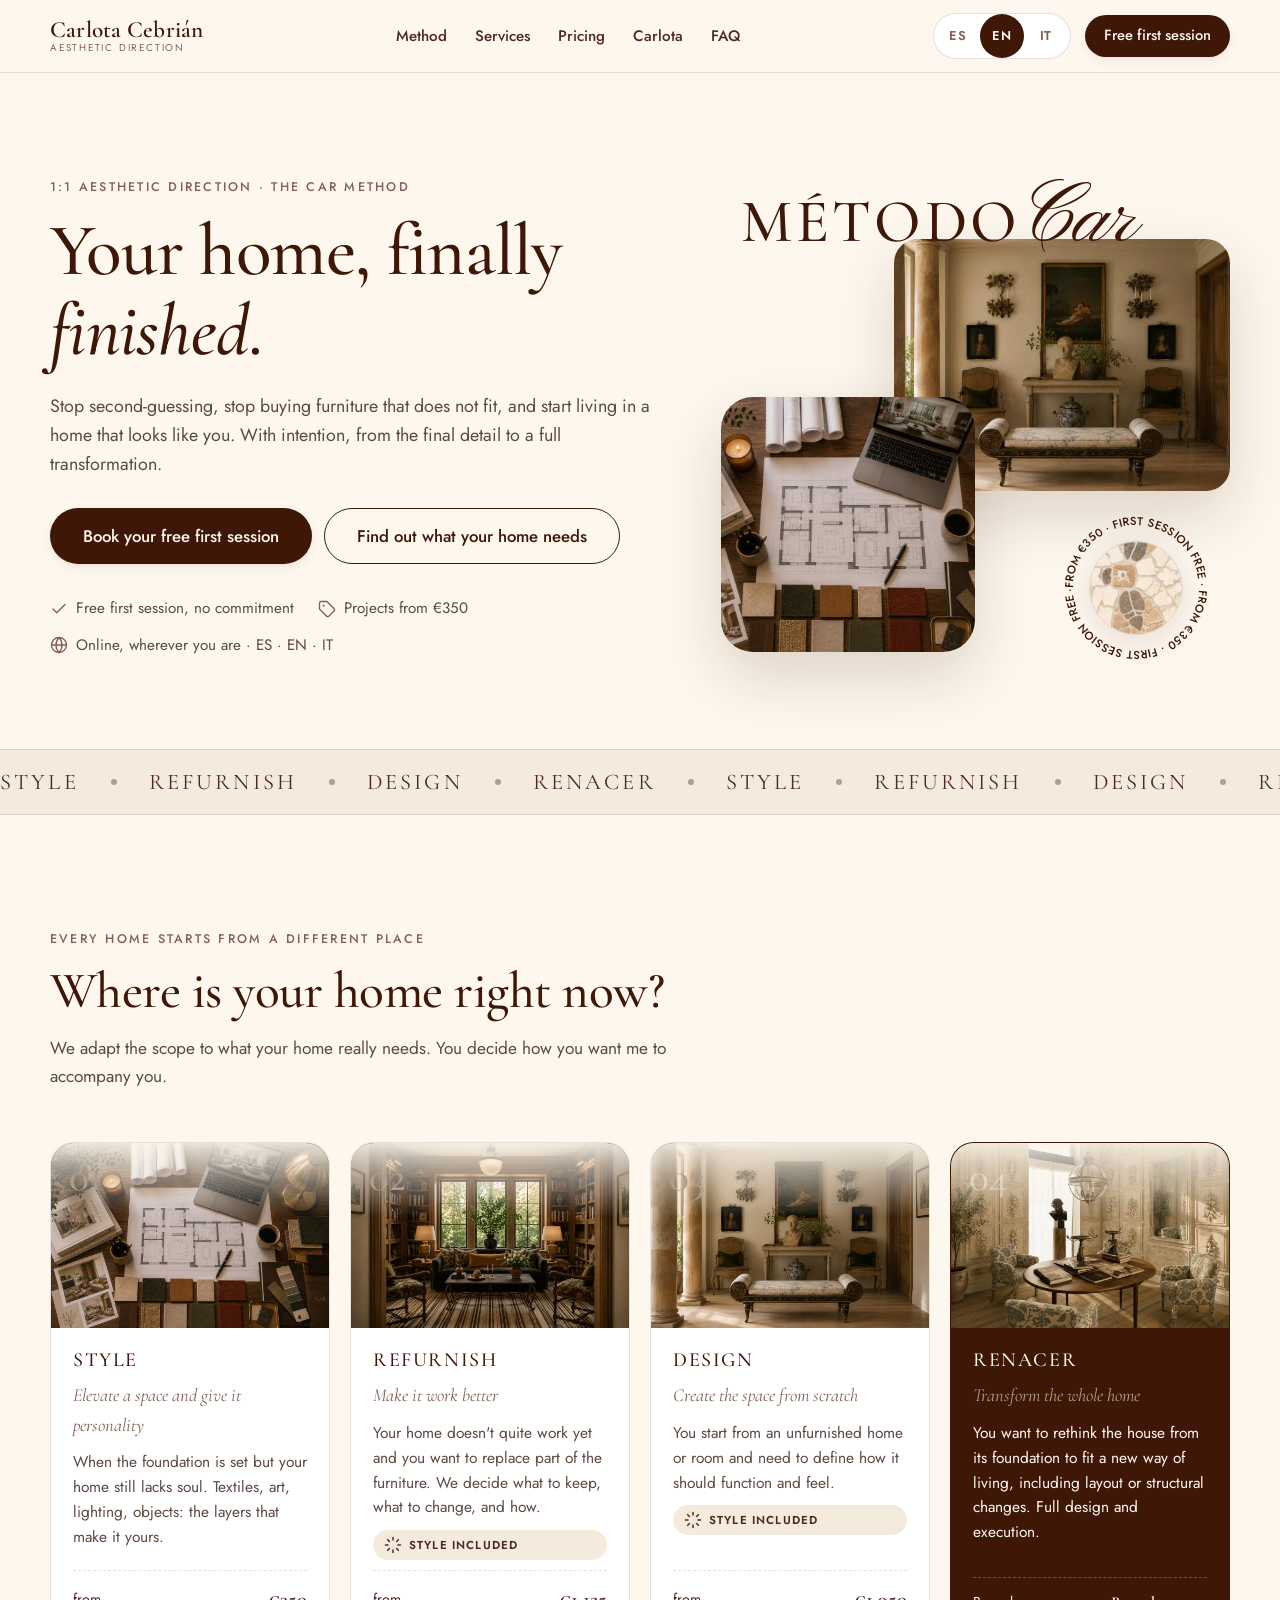
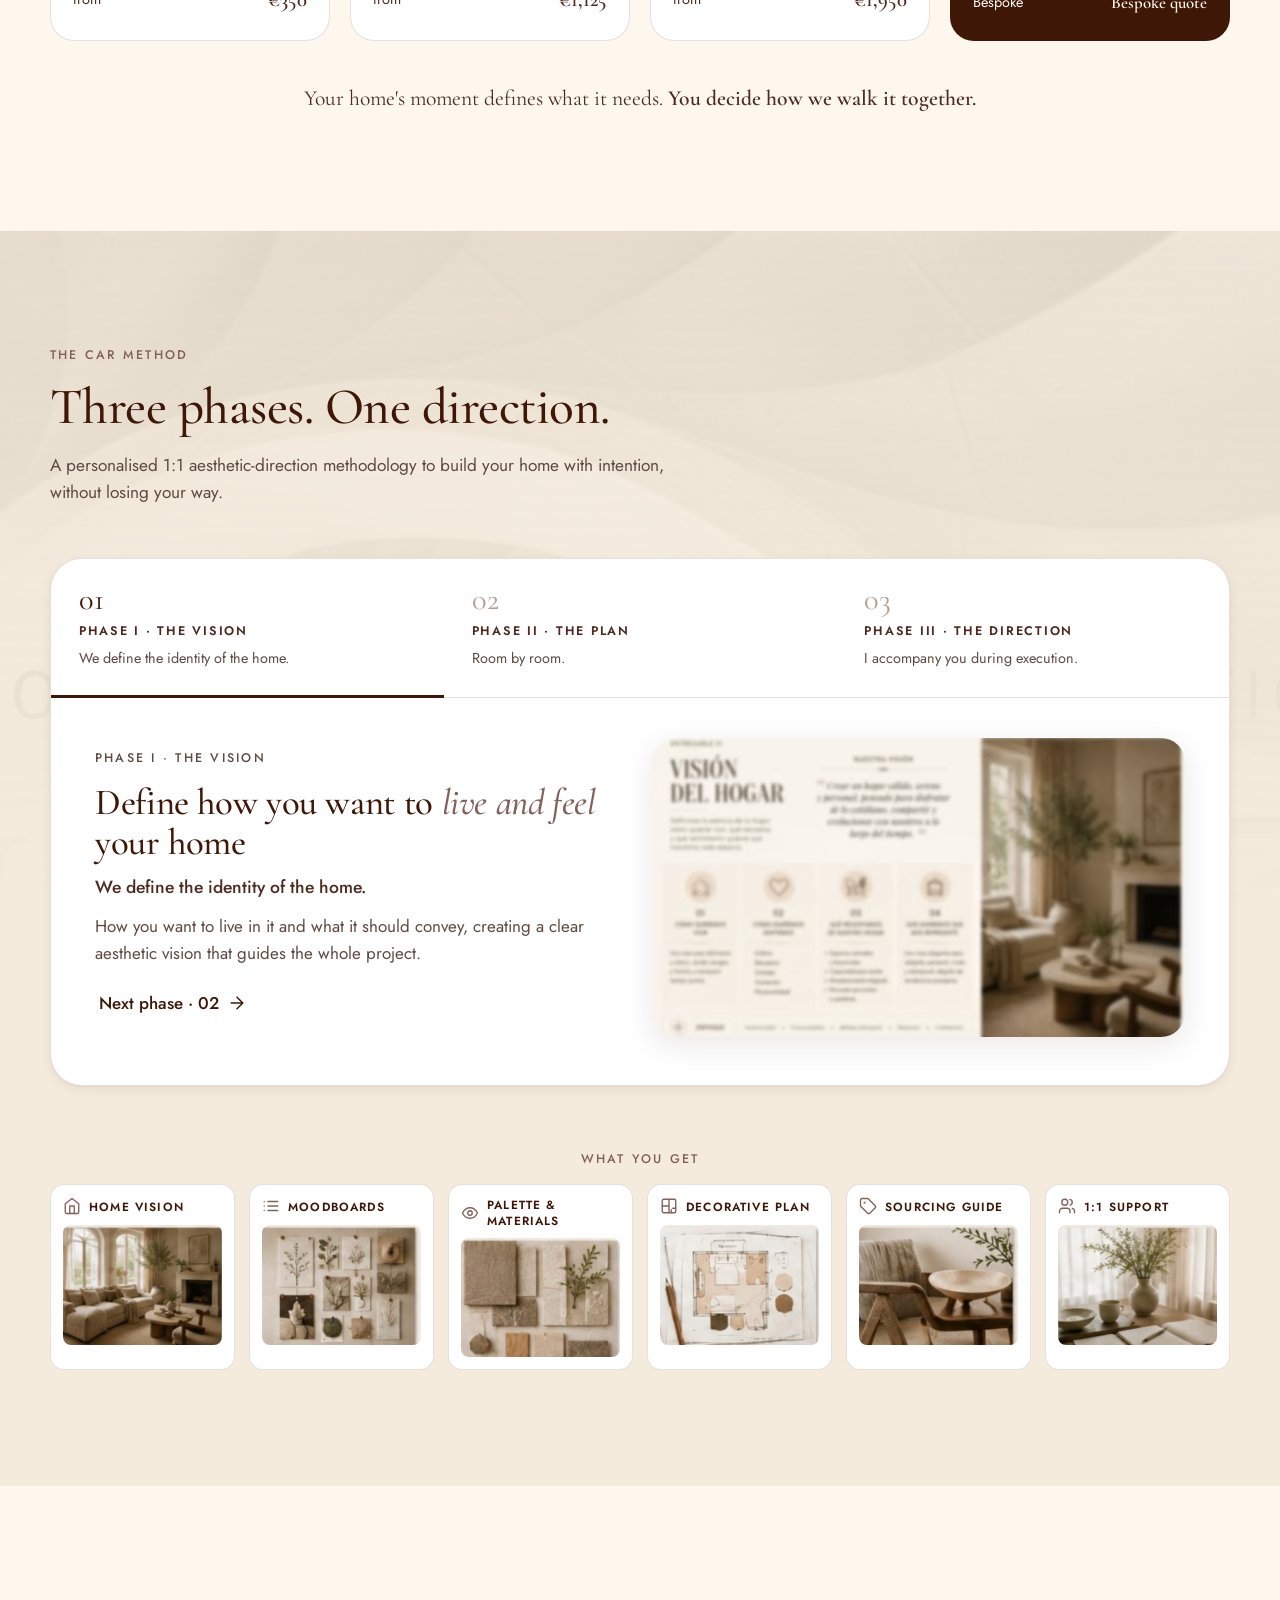
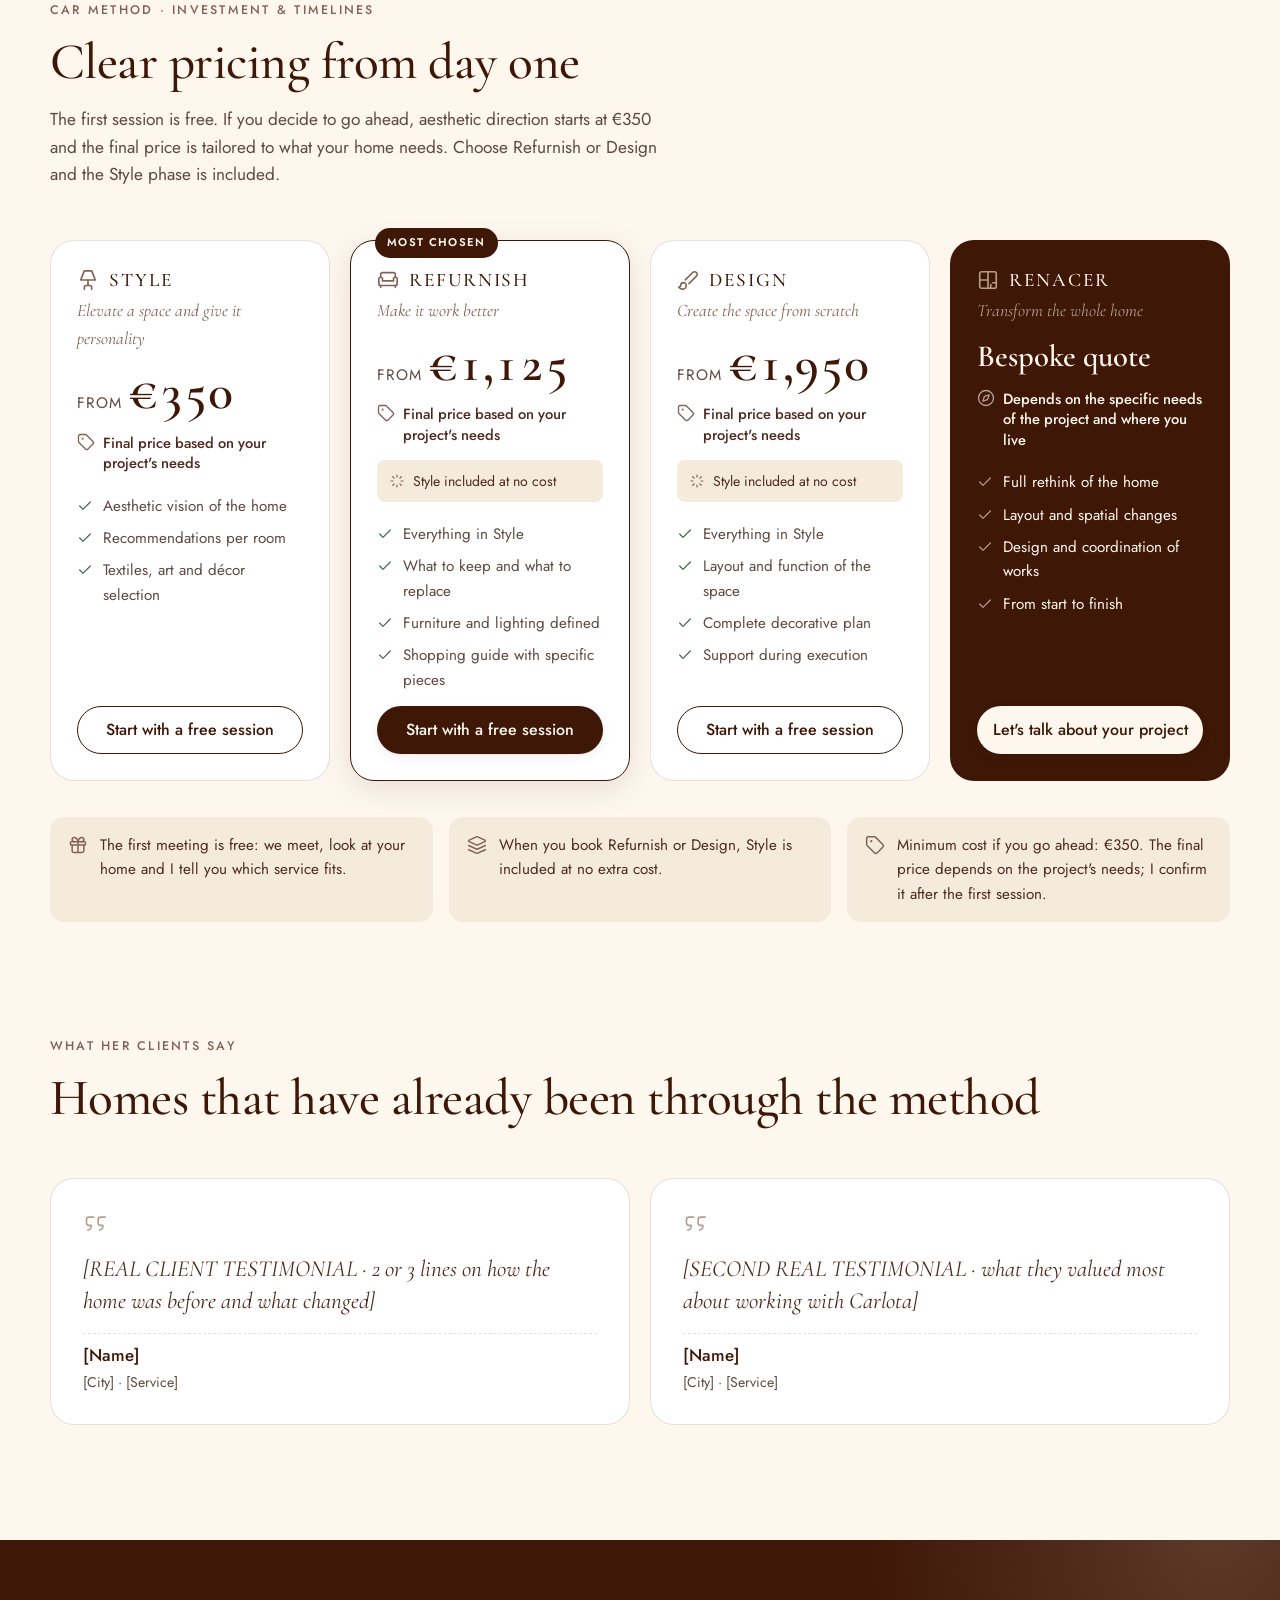
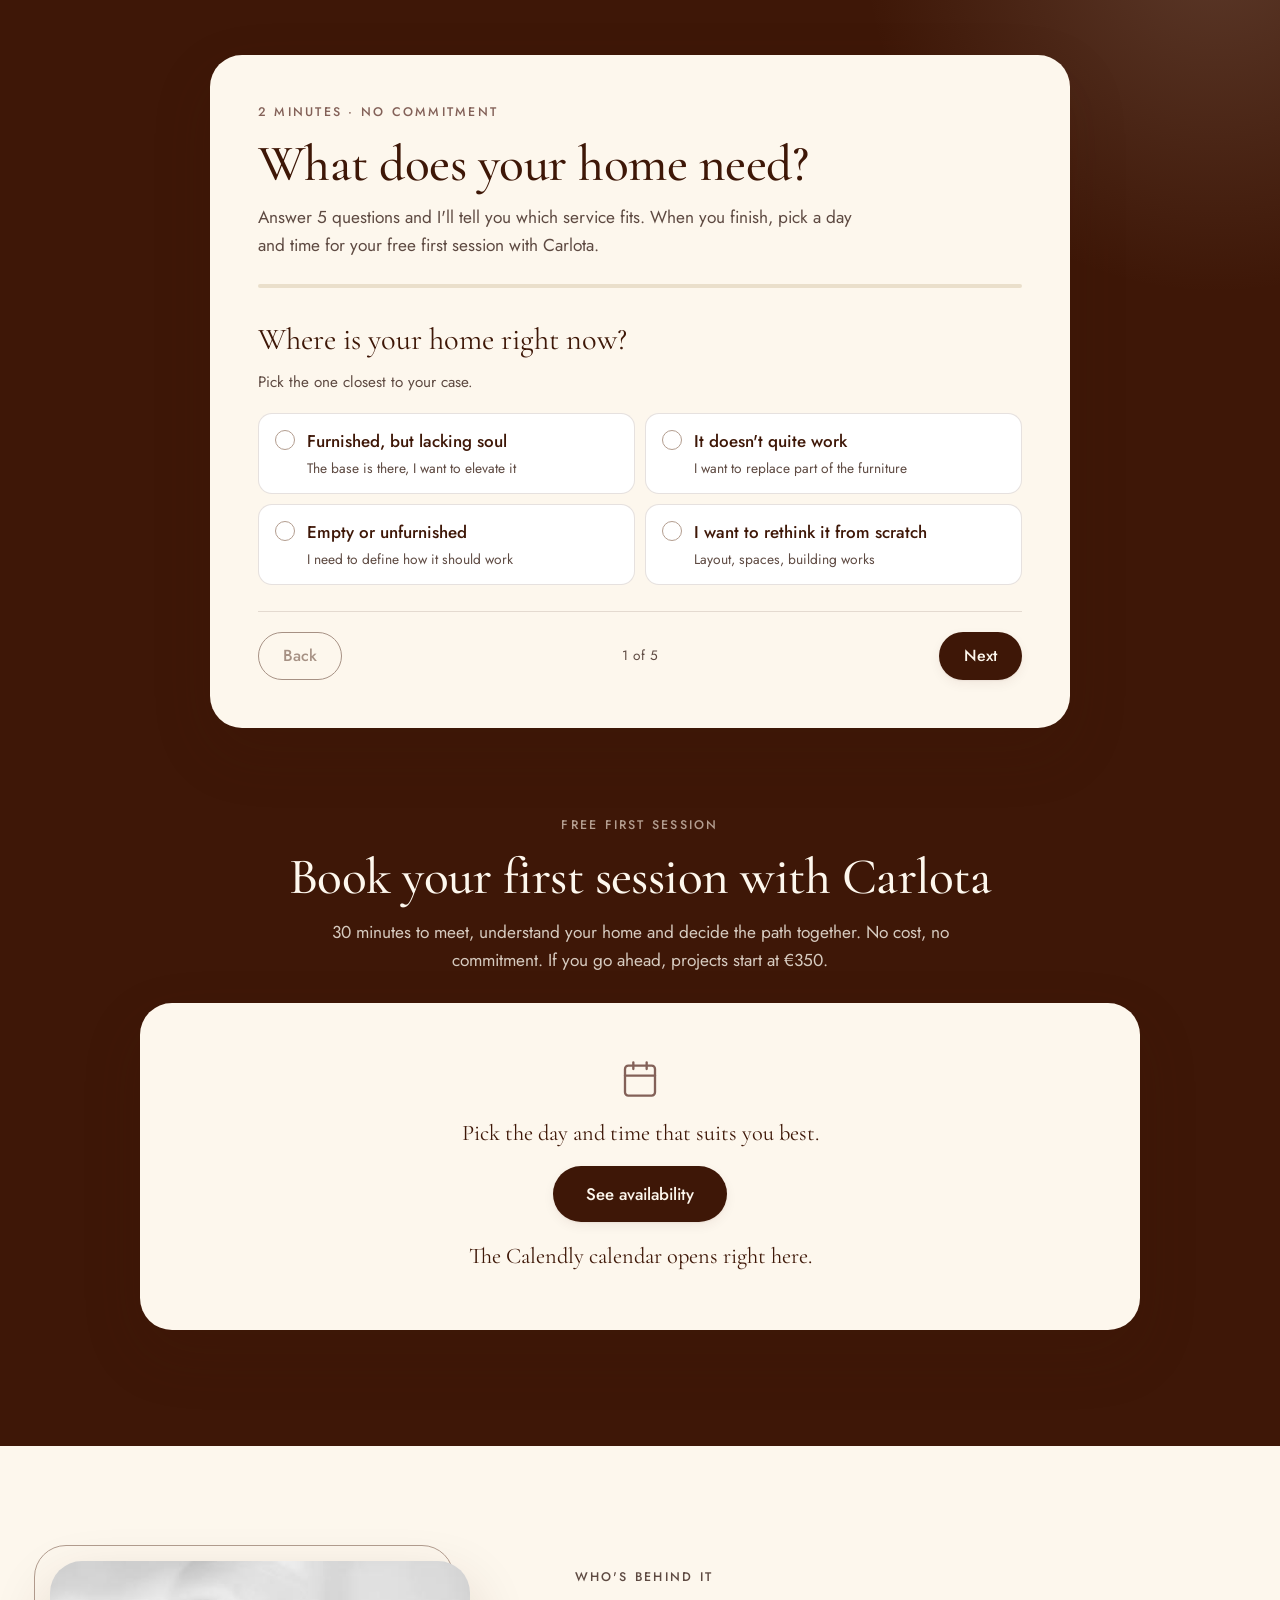
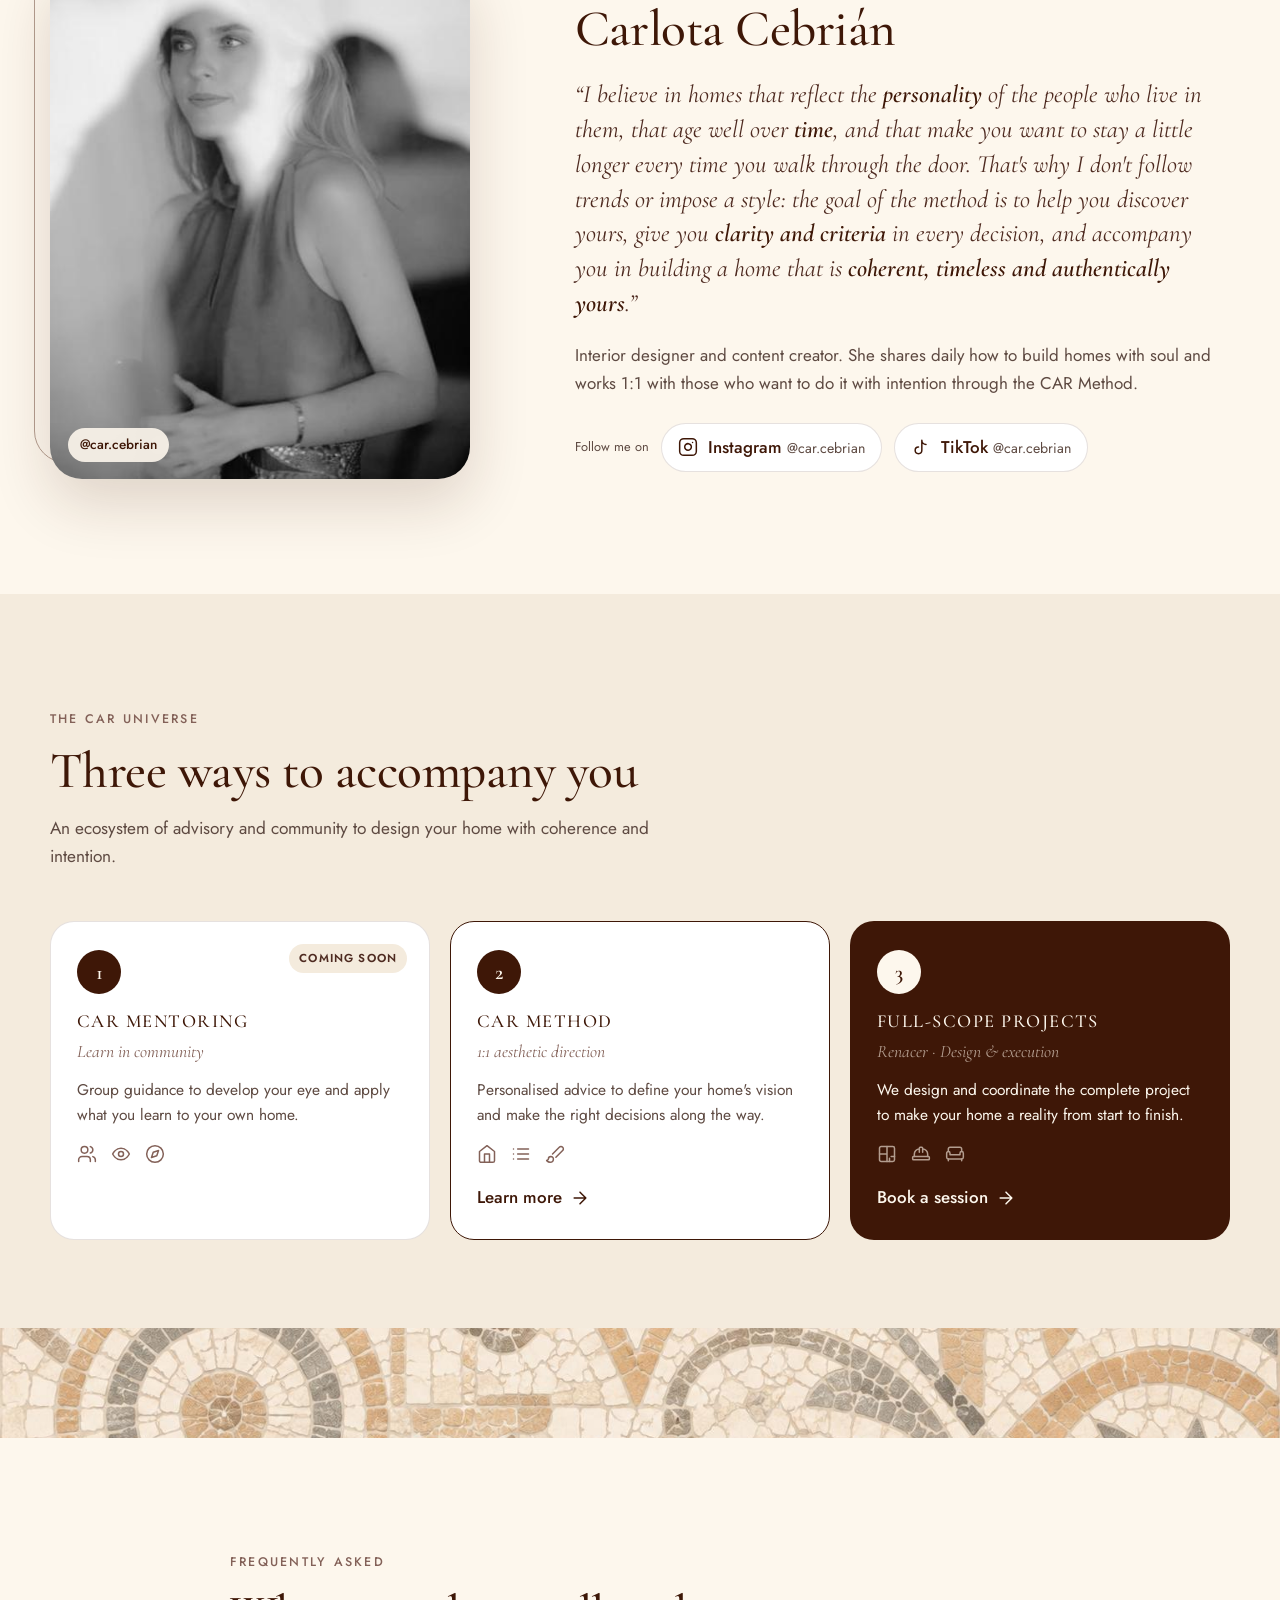
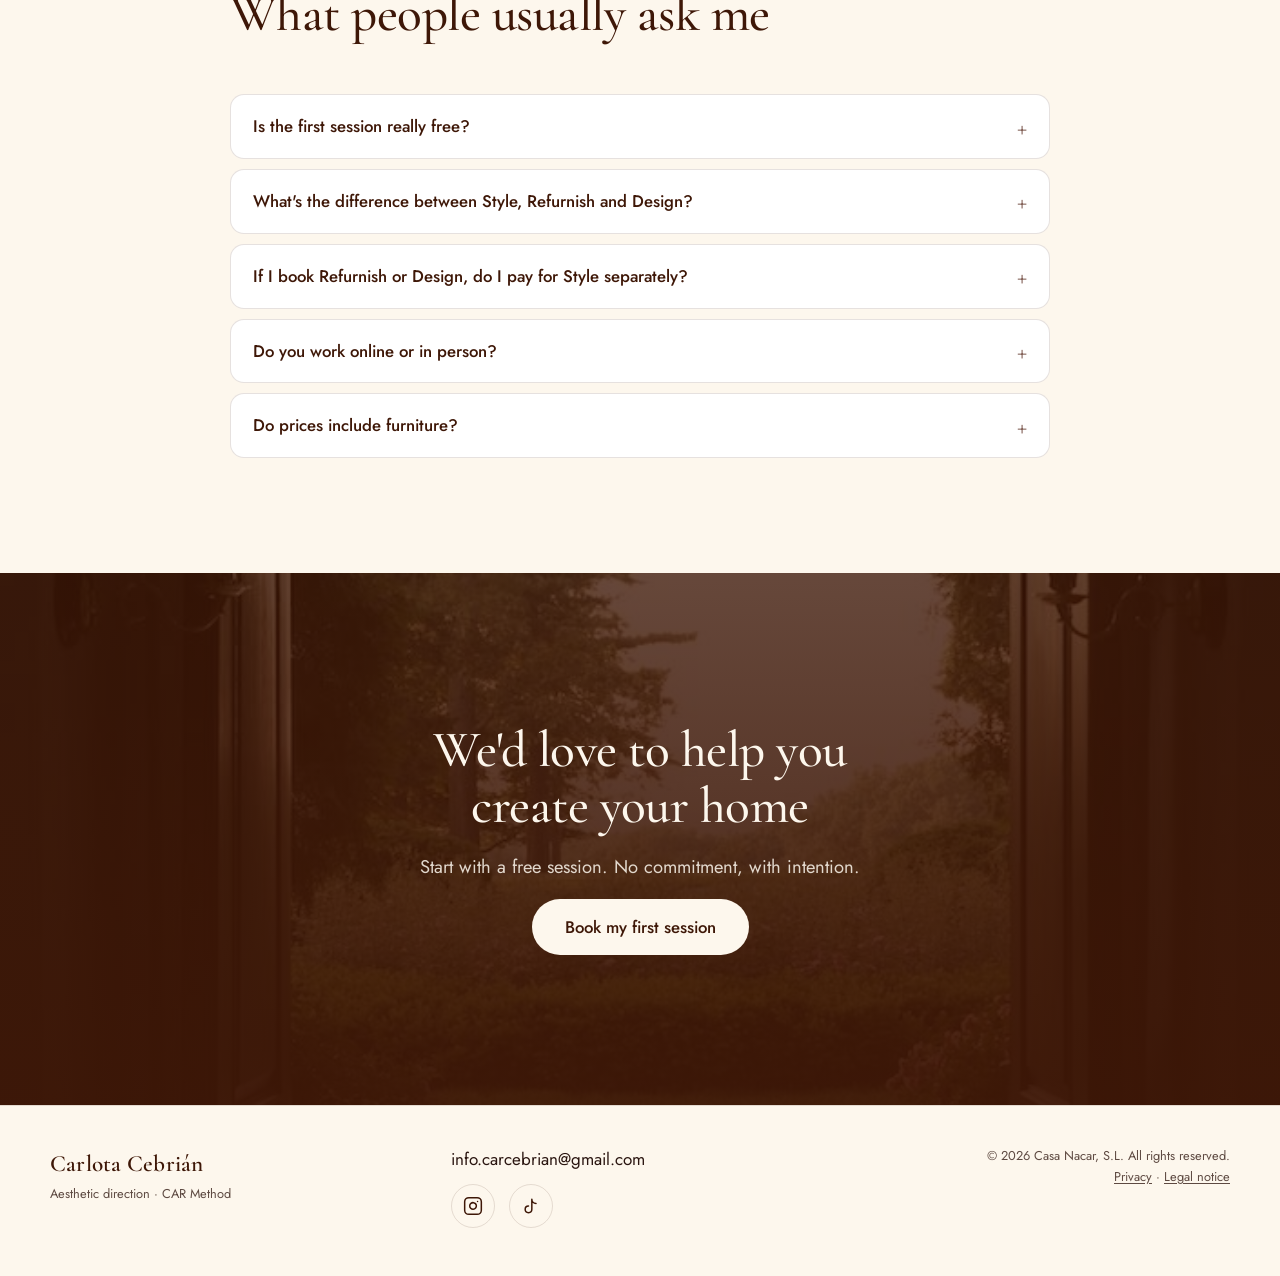
<file: sites/carcebrian/index.html>
<!DOCTYPE html>
<html lang="es">
<head>
  <meta charset="UTF-8">
  <meta name="viewport" content="width=device-width, initial-scale=1">
  <title data-i18n="meta.title">Carlota Cebrián · Método CAR | Dirección estética para tu hogar</title>
  <meta name="description" data-i18n-content="meta.description" content="Dirección estética 1:1 con Carlota Cebrián. Método CAR: Estilizar, Reamueblar, Diseñar y proyectos integrales Renacer. Primera sesión gratis.">
  <meta name="theme-color" content="#FDF7ED">
  <meta property="og:type" content="website">
  <meta property="og:title" data-i18n-content="meta.title" content="Carlota Cebrián · Método CAR">
  <meta property="og:description" data-i18n-content="meta.description" content="Dirección estética 1:1. Primera sesión gratis.">
  <meta property="og:image" content="assets/hero-spiral.jpg">
  <link rel="icon" href="data:image/svg+xml,%3Csvg xmlns='http://www.w3.org/2000/svg' viewBox='0 0 64 64'%3E%3Crect width='64' height='64' rx='14' fill='%233E1707'/%3E%3Ctext x='50%25' y='58%25' text-anchor='middle' font-family='Georgia,serif' font-style='italic' font-size='38' fill='%23FDF7ED'%3EC%3C/text%3E%3C/svg%3E">
  <link rel="preconnect" href="https://fonts.googleapis.com">
  <link rel="preconnect" href="https://fonts.gstatic.com" crossorigin>
  <link href="https://fonts.googleapis.com/css2?family=Cormorant+Garamond:ital,wght@0,400;0,500;0,600;1,400;1,500&family=Jost:ital,wght@0,300;0,400;0,500;0,600;1,400&family=Pinyon+Script&display=swap" rel="stylesheet">
  <link rel="stylesheet" href="styles.css">
</head>
<body>
<a class="skip-link" href="#main" data-i18n="a11y.skip">Saltar al contenido</a>

<!-- ===== HEADER ===== -->
<header class="site-header" id="top">
  <div class="container header-inner">
    <a href="#top" class="brand" aria-label="Carlota Cebrián">
      <span class="brand-name">Carlota Cebrián</span>
      <span class="brand-sub" data-i18n="brand.sub">Dirección estética</span>
    </a>
    <nav class="main-nav" aria-label="Principal">
      <a href="#metodo" data-i18n="nav.method">Método</a>
      <a href="#servicios" data-i18n="nav.services">Servicios</a>
      <a href="#precios" data-i18n="nav.pricing">Precios</a>
      <a href="#carlota" data-i18n="nav.about">Carlota</a>
      <a href="#faq" data-i18n="nav.faq">FAQ</a>
    </nav>
    <div class="header-actions">
      <div class="lang-switch" role="group" aria-label="Idioma">
        <button type="button" data-lang="es" aria-pressed="true">ES</button>
        <button type="button" data-lang="en" aria-pressed="false">EN</button>
        <button type="button" data-lang="it" aria-pressed="false">IT</button>
      </div>
      <a href="#reserva" class="btn btn-primary btn-sm" data-i18n="nav.cta">Primera sesión gratis</a>
      <button type="button" class="nav-toggle" aria-expanded="false" aria-controls="mobile-nav" aria-label="Menú">
        <span></span><span></span>
      </button>
    </div>
  </div>
  <div class="mobile-nav" id="mobile-nav" hidden>
    <a href="#metodo" data-i18n="nav.method">Método</a>
    <a href="#servicios" data-i18n="nav.services">Servicios</a>
    <a href="#precios" data-i18n="nav.pricing">Precios</a>
    <a href="#carlota" data-i18n="nav.about">Carlota</a>
    <a href="#faq" data-i18n="nav.faq">FAQ</a>
    <a href="#reserva" class="btn btn-primary" data-i18n="nav.cta">Primera sesión gratis</a>
  </div>
</header>

<main id="main">

<!-- ===== HERO ===== -->
<section class="hero">
  <div class="container hero-grid">
    <div class="hero-copy">
      <p class="eyebrow reveal" data-i18n="hero.eyebrow">Dirección estética 1:1 · Método CAR</p>
      <h1 class="reveal" data-i18n-html="hero.title">Un hogar que se sienta <em>tuyo</em>.<br>Con criterio.</h1>
      <p class="lead reveal" data-i18n="hero.lead">No sigo tendencias ni impongo un estilo. Te ayudo a descubrir el tuyo y a tomar cada decisión con claridad, desde el último detalle hasta la transformación integral de tu casa.</p>
      <div class="hero-ctas reveal">
        <a href="#reserva" class="btn btn-primary btn-lg" data-i18n="hero.cta">Reserva tu primera sesión gratis</a>
        <a href="#quiz" class="btn btn-ghost btn-lg" data-i18n="hero.cta2">Descubre qué necesita tu casa</a>
      </div>
      <ul class="hero-trust reveal">
        <li><svg class="ico" aria-hidden="true"><use href="#i-check"/></svg><span data-i18n="hero.trust1">Primera sesión gratuita, sin compromiso</span></li>
        <li><svg class="ico" aria-hidden="true"><use href="#i-tag"/></svg><span data-i18n="hero.trust2">Proyectos desde 350 €</span></li>
        <li><svg class="ico" aria-hidden="true"><use href="#i-globe"/></svg><span data-i18n="hero.trust3">Online, donde estés · ES · EN · IT</span></li>
      </ul>
    </div>
    <div class="hero-visual reveal" aria-hidden="true">
      <div class="wordmark">
        <span class="wm-serif">MÉTODO</span><span class="wm-script">Car</span>
      </div>
      <figure class="hero-photo hero-photo-a"><img src="assets/disenar.jpg" alt="" width="519" height="346" fetchpriority="high"></figure>
      <figure class="hero-photo hero-photo-b"><img src="assets/estilizar.jpg" alt="" width="519" height="346"></figure>
      <div class="hero-seal">
        <svg class="seal-ring" viewBox="0 0 200 200" role="img" aria-hidden="true" focusable="false">
          <defs>
            <path id="seal-path" fill="none" d="M100,100 m-75,0 a75,75 0 1,1 150,0 a75,75 0 1,1 -150,0"></path>
          </defs>
          <text><textPath href="#seal-path" id="seal-text" startOffset="0" textLength="471" lengthAdjust="spacing"></textPath></text>
        </svg>
        <span class="seal-axis"><img src="assets/mosaic-v.jpg" alt="" width="131" height="863" loading="lazy"></span>
      </div>
    </div>
  </div>
</section>

<!-- ===== MARQUEE ===== -->
<div class="marquee" aria-hidden="true">
  <div class="marquee-track" id="marquee-track"></div>
</div>

<!-- ===== SERVICIOS ===== -->
<section class="section" id="servicios">
  <div class="container">
    <div class="section-head reveal">
      <p class="eyebrow" data-i18n="services.eyebrow">Cada hogar parte de un punto diferente</p>
      <h2 data-i18n="services.title">¿En qué momento está tu casa?</h2>
      <p class="sub" data-i18n="services.sub">Adaptamos el alcance a lo que realmente necesita el hogar. Tú decides cómo quieres que te acompañe.</p>
    </div>
    <div class="services-grid" id="services-grid"></div>
    <p class="services-note reveal" data-i18n-html="services.note">El momento de tu hogar define lo que necesita. <strong>Tú decides cómo quieres que te acompañemos.</strong></p>
  </div>
</section>

<!-- ===== MÉTODO ===== -->
<section class="section section-method" id="metodo">
  <div class="method-bg" aria-hidden="true"><img src="assets/hero-spiral.jpg" alt="" loading="lazy" width="2400" height="1175"></div>
  <div class="container">
    <div class="section-head reveal">
      <p class="eyebrow" data-i18n="method.eyebrow">El Método CAR</p>
      <h2 data-i18n="method.title">Tres fases. Una sola dirección.</h2>
      <p class="sub" data-i18n="method.sub">Una metodología personalizada de dirección estética 1:1 para construir tu hogar con criterio, sin perder el rumbo.</p>
    </div>
    <div class="phases reveal">
      <div class="phase-tabs" role="tablist" aria-label="Fases del Método CAR" id="phase-tabs"></div>
      <div class="phase-panel" id="phase-panel"></div>
    </div>
    <div class="deliverables reveal">
      <p class="eyebrow center" data-i18n="method.getTitle">Lo que obtienes</p>
      <div class="deliverables-grid" id="deliverables-grid"></div>
    </div>
  </div>
</section>

<!-- ===== PRECIOS ===== -->
<section class="section" id="precios">
  <div class="container">
    <div class="section-head reveal">
      <p class="eyebrow" data-i18n="pricing.eyebrow">Método CAR · Inversión y plazos</p>
      <h2 data-i18n="pricing.title">Precios claros desde el primer día</h2>
      <p class="sub" data-i18n="pricing.sub">La primera sesión es gratuita. Si decides avanzar, la dirección estética parte de 350 € y el precio final se ajusta a las necesidades de tu casa. Si eliges Reamueblar o Diseñar, la fase de Estilizar va incluida.</p>
    </div>

    <div class="pricing-grid" id="pricing-grid"></div>

    <div class="pricing-foot reveal">
      <div class="pricing-rules">
        <div class="rule"><svg class="ico" aria-hidden="true"><use href="#i-gift"/></svg><p data-i18n="pricing.rule1">La primera reunión es gratis: nos conocemos, vemos tu casa y te digo qué servicio encaja.</p></div>
        <div class="rule"><svg class="ico" aria-hidden="true"><use href="#i-layers"/></svg><p data-i18n="pricing.rule2">Al contratar Reamueblar o Diseñar, Estilizar está incluido sin coste adicional.</p></div>
        <div class="rule"><svg class="ico" aria-hidden="true"><use href="#i-tag"/></svg><p data-i18n="pricing.rule3">Coste mínimo si decides avanzar: 350 €. El precio final depende de las necesidades del proyecto; te lo confirmo tras la primera sesión.</p></div>
      </div>
    </div>
  </div>
</section>

<!-- ===== TESTIMONIOS ===== -->
<section class="section section-testimonios" id="testimonios">
  <div class="container">
    <div class="section-head reveal">
      <p class="eyebrow" data-i18n="testimonials.eyebrow">Lo que dicen sus clientas</p>
      <h2 data-i18n="testimonials.title">Casas que ya han pasado por el método</h2>
    </div>
    <div class="testimonios-grid" id="testimonios-grid"></div>
  </div>
</section>

<!-- ===== QUIZ + CALENDLY ===== -->
<section class="section section-quiz" id="quiz">
  <div class="container">
    <div class="quiz-card reveal" id="quiz-card">
      <div class="quiz-head">
        <p class="eyebrow" data-i18n="quiz.eyebrow">2 minutos · Sin compromiso</p>
        <h2 data-i18n="quiz.title">¿Qué necesita tu casa?</h2>
        <p class="sub" data-i18n="quiz.sub">Responde a 5 preguntas y te digo qué servicio encaja. Al terminar, eliges día y hora para tu primera sesión gratis con Carlota.</p>
      </div>
      <div class="quiz-progress" aria-hidden="true"><span id="quiz-bar"></span></div>
      <form id="quiz-form" novalidate>
        <div id="quiz-steps"></div>
        <div class="quiz-nav">
          <button type="button" class="btn btn-ghost" id="quiz-back" data-i18n="quiz.back">Atrás</button>
          <span class="quiz-count" id="quiz-count" aria-live="polite"></span>
          <button type="button" class="btn btn-primary" id="quiz-next" data-i18n="quiz.next">Siguiente</button>
        </div>
      </form>
      <div class="quiz-result" id="quiz-result" hidden aria-live="polite"></div>
    </div>

    <div class="booking" id="reserva">
      <div class="booking-head reveal">
        <p class="eyebrow" data-i18n="booking.eyebrow">Primera sesión gratuita</p>
        <h2 data-i18n="booking.title">Reserva tu primera sesión con Carlota</h2>
        <p class="sub" data-i18n="booking.sub">30 minutos para conocernos, entender tu casa y decidir juntas el camino. Sin coste ni compromiso. Si decides avanzar, el proyecto parte de 350 €.</p>
      </div>
      <div class="calendly-shell reveal" id="calendly-shell">
        <div class="calendly-placeholder" id="calendly-placeholder">
          <svg class="ico ico-lg" aria-hidden="true"><use href="#i-calendar"/></svg>
          <p data-i18n="booking.placeholder">Elige el día y la hora que mejor te venga.</p>
          <button type="button" class="btn btn-primary btn-lg" id="open-calendly" data-i18n="booking.open">Ver disponibilidad</button>
          <p class="tiny" data-i18n="booking.tiny">Se abrirá el calendario de Calendly aquí mismo.</p>
        </div>
        <div class="calendly-mount" id="calendly-widget" hidden></div>
      </div>
    </div>
  </div>
</section>

<!-- ===== CARLOTA ===== -->
<section class="section section-about" id="carlota">
  <div class="container about-grid">
    <figure class="about-photo reveal">
      <img src="assets/carlota.jpg" alt="Carlota Cebrián" loading="lazy" width="443" height="547">
      <figcaption class="about-handle">@car.cebrian</figcaption>
    </figure>
    <div class="about-copy">
      <p class="eyebrow reveal" data-i18n="about.eyebrow">Quién está detrás</p>
      <h2 class="reveal" data-i18n="about.title">Carlota Cebrián</h2>
      <blockquote class="reveal" data-i18n-html="about.quote">“Creo en hogares que reflejen la <strong>personalidad</strong> de quienes los habitan, que envejezcan bien con el paso del <strong>tiempo</strong> y que hagan que quieras quedarte un rato más cada vez que entras por la puerta. Por eso no sigo tendencias ni busco imponer un estilo: el objetivo del método es ayudarte a descubrir el tuyo, aportarte <strong>claridad y criterio</strong> en cada decisión y acompañarte para construir un hogar <strong>coherente, atemporal y auténticamente tuyo</strong>.”</blockquote>
      <p class="reveal" data-i18n="about.bio">Diseñadora de interiores y creadora de contenido. Comparte a diario cómo construir casas con alma y acompaña 1:1 a quienes quieren hacerlo con criterio a través del Método CAR.</p>
      <div class="socials reveal" id="socials"></div>
    </div>
  </div>
</section>

<!-- ===== UNIVERSO CAR ===== -->
<section class="section section-universe">
  <div class="container">
    <div class="section-head reveal">
      <p class="eyebrow" data-i18n="universe.eyebrow">El Universo CAR</p>
      <h2 data-i18n="universe.title">Tres formas de acompañarte</h2>
      <p class="sub" data-i18n="universe.sub">Un ecosistema de asesorías y comunidad para diseñar tu hogar con coherencia y criterio.</p>
    </div>
    <div class="universe-grid" id="universe-grid"></div>
  </div>
  <div class="mosaic-strip" aria-hidden="true"><img src="assets/mosaic-h.jpg" alt="" loading="lazy" width="1535" height="163"></div>
</section>

<!-- ===== FAQ ===== -->
<section class="section" id="faq">
  <div class="container narrow">
    <div class="section-head reveal">
      <p class="eyebrow" data-i18n="faq.eyebrow">Preguntas frecuentes</p>
      <h2 data-i18n="faq.title">Lo que suelen preguntarme</h2>
    </div>
    <div class="faq-list reveal" id="faq-list"></div>
  </div>
</section>

<!-- ===== CTA FINAL ===== -->
<section class="final-cta">
  <div class="final-bg" aria-hidden="true"><img src="assets/door.jpg" alt="" loading="lazy" width="705" height="934"></div>
  <div class="container final-inner reveal">
    <h2 data-i18n="final.title">Nos encantaría ayudarte a crear tu hogar</h2>
    <p data-i18n="final.sub">Empieza con una sesión gratuita. Sin compromiso, con criterio.</p>
    <a href="#reserva" class="btn btn-light btn-lg" data-i18n="final.cta">Reservar mi primera sesión</a>
  </div>
</section>

</main>

<footer class="site-footer">
  <div class="container footer-grid">
    <div>
      <p class="brand-name">Carlota Cebrián</p>
      <p class="tiny" data-i18n="footer.tag">Dirección estética · Método CAR</p>
    </div>
    <div>
      <a href="mailto:info.carcebrian@gmail.com">info.carcebrian@gmail.com</a>
      <div class="footer-socials" id="footer-socials"></div>
    </div>
    <div class="footer-legal">
      <p class="tiny">© 2026 Casa Nacar, S.L. <span data-i18n="footer.rights">Todos los derechos reservados.</span></p>
      <p class="tiny"><a href="#" data-i18n="footer.privacy">Privacidad</a> · <a href="#" data-i18n="footer.legal">Aviso legal</a></p>
    </div>
  </div>
</footer>

<a href="#reserva" class="sticky-cta" data-i18n="nav.cta">Primera sesión gratis</a>

<!-- SVG icon sprite (Lucide-style strokes) -->
<svg width="0" height="0" style="position:absolute" aria-hidden="true">
  <defs>
    <symbol id="i-check" viewBox="0 0 24 24"><path d="M20 6 9 17l-5-5"/></symbol>
    <symbol id="i-tag" viewBox="0 0 24 24"><path d="M12.586 2.586A2 2 0 0 0 11.172 2H4a2 2 0 0 0-2 2v7.172a2 2 0 0 0 .586 1.414l8.704 8.704a2.426 2.426 0 0 0 3.42 0l6.58-6.58a2.426 2.426 0 0 0 0-3.42z"/><circle cx="7.5" cy="7.5" r=".5"/></symbol>
    <symbol id="i-globe" viewBox="0 0 24 24"><circle cx="12" cy="12" r="10"/><path d="M12 2a14.5 14.5 0 0 0 0 20 14.5 14.5 0 0 0 0-20M2 12h20"/></symbol>
    <symbol id="i-gift" viewBox="0 0 24 24"><rect x="3" y="8" width="18" height="4" rx="1"/><path d="M12 8v13M19 12v7a2 2 0 0 1-2 2H7a2 2 0 0 1-2-2v-7M7.5 8a2.5 2.5 0 0 1 0-5C11 3 12 8 12 8s1-5 4.5-5a2.5 2.5 0 0 1 0 5"/></symbol>
    <symbol id="i-layers" viewBox="0 0 24 24"><path d="m12.83 2.18a2 2 0 0 0-1.66 0L2.6 6.08a1 1 0 0 0 0 1.83l8.58 3.91a2 2 0 0 0 1.66 0l8.58-3.9a1 1 0 0 0 0-1.83z"/><path d="m22 12.65-9.17 4.16a2 2 0 0 1-1.66 0L2 12.65"/><path d="m22 17.65-9.17 4.16a2 2 0 0 1-1.66 0L2 17.65"/></symbol>
    <symbol id="i-calendar" viewBox="0 0 24 24"><path d="M8 2v4M16 2v4"/><rect width="18" height="18" x="3" y="4" rx="2"/><path d="M3 10h18"/></symbol>
    <symbol id="i-lamp" viewBox="0 0 24 24"><path d="M8 2h8l4 10H4L8 2ZM12 12v6M8 22v-2c0-1.1.9-2 2-2h4a2 2 0 0 1 2 2v2"/></symbol>
    <symbol id="i-sofa" viewBox="0 0 24 24"><path d="M20 9V6a2 2 0 0 0-2-2H6a2 2 0 0 0-2 2v3"/><path d="M2 11v5a2 2 0 0 0 2 2h16a2 2 0 0 0 2-2v-5a2 2 0 0 0-4 0v2H6v-2a2 2 0 0 0-4 0Z"/><path d="M4 18v2M20 18v2"/></symbol>
    <symbol id="i-brush" viewBox="0 0 24 24"><path d="m9.06 11.9 8.07-8.06a2.85 2.85 0 1 1 4.03 4.03l-8.06 8.08"/><path d="M7.07 14.94c-1.66 0-3 1.35-3 3.02 0 1.33-2.5 1.52-2 2.02 1.08 1.1 2.49 2.02 4 2.02 2.2 0 4-1.8 4-4.04a3.01 3.01 0 0 0-3-3.02z"/></symbol>
    <symbol id="i-plan" viewBox="0 0 24 24"><rect x="3" y="3" width="18" height="18" rx="2"/><path d="M3 12h9M12 3v9M12 12v9M15 21v-4M21 15h-4"/></symbol>
    <symbol id="i-eye" viewBox="0 0 24 24"><path d="M2 12s3.5-7 10-7 10 7 10 7-3.5 7-10 7S2 12 2 12Z"/><circle cx="12" cy="12" r="3"/></symbol>
    <symbol id="i-list" viewBox="0 0 24 24"><path d="M8 6h13M8 12h13M8 18h13M3 6h.01M3 12h.01M3 18h.01"/></symbol>
    <symbol id="i-compass" viewBox="0 0 24 24"><circle cx="12" cy="12" r="10"/><path d="m16.24 7.76-2.12 6.36-6.36 2.12 2.12-6.36z"/></symbol>
    <symbol id="i-users" viewBox="0 0 24 24"><path d="M16 21v-2a4 4 0 0 0-4-4H6a4 4 0 0 0-4 4v2"/><circle cx="9" cy="7" r="4"/><path d="M22 21v-2a4 4 0 0 0-3-3.87M16 3.13a4 4 0 0 1 0 7.75"/></symbol>
    <symbol id="i-home" viewBox="0 0 24 24"><path d="m3 9 9-7 9 7v11a2 2 0 0 1-2 2H5a2 2 0 0 1-2-2z"/><path d="M9 22V12h6v10"/></symbol>
    <symbol id="i-hardhat" viewBox="0 0 24 24"><path d="M2 18a1 1 0 0 0 1 1h18a1 1 0 0 0 1-1v-2a1 1 0 0 0-1-1H3a1 1 0 0 0-1 1v2Z"/><path d="M10 10V5a1 1 0 0 1 1-1h2a1 1 0 0 1 1 1v5"/><path d="M4 15v-3a6 6 0 0 1 6-6M14 6a6 6 0 0 1 6 6v3"/></symbol>
    <symbol id="i-instagram" viewBox="0 0 24 24"><rect width="20" height="20" x="2" y="2" rx="5"/><path d="M16 11.37A4 4 0 1 1 12.63 8 4 4 0 0 1 16 11.37z"/><path d="M17.5 6.5h.01"/></symbol>
    <symbol id="i-tiktok" viewBox="0 0 24 24"><path d="M9 12a4 4 0 1 0 4 4V4a5 5 0 0 0 5 5"/></symbol>
    <symbol id="i-link" viewBox="0 0 24 24"><path d="M10 13a5 5 0 0 0 7.54.54l3-3a5 5 0 0 0-7.07-7.07l-1.72 1.71"/><path d="M14 11a5 5 0 0 0-7.54-.54l-3 3a5 5 0 0 0 7.07 7.07l1.71-1.71"/></symbol>
    <symbol id="i-arrow" viewBox="0 0 24 24"><path d="M5 12h14M12 5l7 7-7 7"/></symbol>
    <symbol id="i-quote" viewBox="0 0 24 24"><path d="M9 7H5a2 2 0 0 0-2 2v3a2 2 0 0 0 2 2h2v1a3 3 0 0 1-3 3"/><path d="M19 7h-4a2 2 0 0 0-2 2v3a2 2 0 0 0 2 2h2v1a3 3 0 0 1-3 3"/></symbol>
    <symbol id="i-sparkle" viewBox="0 0 24 24"><path d="M12 3v3M12 18v3M3 12h3M18 12h3M5.6 5.6l2.1 2.1M16.3 16.3l2.1 2.1M5.6 18.4l2.1-2.1M16.3 7.7l2.1-2.1"/></symbol>
  </defs>
</svg>

<script src="i18n.js"></script>
<script src="app.js"></script>
</body>
</html>
</file>
<file: sites/carcebrian/styles.css>
/* =====================================================================
   Carlota Cebrián · Método CAR — landing styles
   Palette taken from the 2026 deck: cream, warm brown, taupe, beige.
   ===================================================================== */
:root{
  --cream:#FDF7ED;
  --cream-2:#F4EBDD;
  --sand:#EADFCB;
  --beige:#B39D8F;
  --taupe:#836158;
  --brown:#4E2A20;
  --brown-deep:#3E1707;
  --ink:#2A1510;
  --white:#FFFFFF;
  --ok:#3F6B4A;

  --bg:var(--cream);
  --surface:var(--white);
  --surface-2:var(--cream-2);
  --text:var(--ink);
  --text-soft:#5E4A42;
  --border:rgba(78,42,32,.14);
  --primary:var(--brown-deep);
  --on-primary:var(--cream);
  --accent:var(--taupe);

  --font-head:'Cormorant Garamond', Georgia, serif;
  --font-body:'Jost', system-ui, -apple-system, 'Segoe UI', sans-serif;
  --font-script:'Pinyon Script', cursive;

  --r-sm:8px; --r-md:14px; --r-lg:24px; --r-xl:32px;
  --shadow-sm:0 1px 2px rgba(62,23,7,.06), 0 4px 12px rgba(62,23,7,.06);
  --shadow-md:0 8px 30px rgba(62,23,7,.10);
  --shadow-lg:0 24px 60px rgba(62,23,7,.16);
  --ease:cubic-bezier(.22,1,.36,1);
  --dur:260ms;
  --container:1180px;
}

*,*::before,*::after{box-sizing:border-box}
html{scroll-behavior:smooth;-webkit-text-size-adjust:100%}
@media (prefers-reduced-motion:reduce){html{scroll-behavior:auto}}
body{
  margin:0; background:var(--bg); color:var(--text);
  font-family:var(--font-body); font-size:17px; line-height:1.6; font-weight:400;
  -webkit-font-smoothing:antialiased; overflow-x:hidden;
}
img{display:block;max-width:100%;height:auto}
a{color:inherit;text-decoration:none}
button{font:inherit;color:inherit;cursor:pointer;background:none;border:0;padding:0}
h1,h2,h3,h4{font-family:var(--font-head);font-weight:500;line-height:1.08;margin:0;color:var(--brown-deep);letter-spacing:-.01em}
h1{font-size:clamp(2.6rem,6vw,4.6rem)}
h2{font-size:clamp(2rem,4.2vw,3.2rem)}
h3{font-size:clamp(1.35rem,2.2vw,1.7rem)}
p{margin:0}
em{font-style:italic}
strong{font-weight:600}
.container{width:min(100% - 32px,var(--container));margin-inline:auto}
.container.narrow{max-width:820px}
.ico{width:20px;height:20px;stroke:currentColor;fill:none;stroke-width:1.8;stroke-linecap:round;stroke-linejoin:round;flex:none}
.ico-lg{width:40px;height:40px;stroke-width:1.4}
.eyebrow{font-size:.78rem;letter-spacing:.18em;text-transform:uppercase;color:var(--taupe);font-weight:500;margin-bottom:14px}
.eyebrow.center{text-align:center}
.sub{color:var(--text-soft);font-size:1.08rem;max-width:62ch}
.tiny{font-size:.8rem;color:var(--text-soft)}
.skip-link{position:absolute;left:-999px;top:8px;background:var(--brown-deep);color:var(--cream);padding:10px 14px;border-radius:8px;z-index:1000}
.skip-link:focus{left:8px}
:focus-visible{outline:3px solid var(--taupe);outline-offset:3px;border-radius:4px}

/* ---------- Buttons ---------- */
.btn{
  display:inline-flex;align-items:center;justify-content:center;gap:10px;
  min-height:48px;padding:0 24px;border-radius:999px;font-weight:500;font-size:1rem;
  border:1.5px solid transparent;transition:transform var(--dur) var(--ease),background var(--dur),color var(--dur),box-shadow var(--dur),border-color var(--dur);
  cursor:pointer;touch-action:manipulation;white-space:nowrap
}
.btn:active{transform:scale(.97)}
.btn-primary{background:var(--primary);color:var(--on-primary);box-shadow:var(--shadow-sm)}
.btn-primary:hover{background:var(--brown);box-shadow:var(--shadow-md);transform:translateY(-1px)}
.btn-ghost{border-color:var(--brown-deep);color:var(--brown-deep);background:transparent}
.btn-ghost:hover{background:rgba(62,23,7,.06)}
.btn-light{background:var(--cream);color:var(--brown-deep)}
.btn-light:hover{background:var(--white)}
.btn-lg{min-height:56px;padding:0 32px;font-size:1.05rem}
.btn-sm{min-height:42px;padding:0 18px;font-size:.92rem}
.btn[disabled]{opacity:.45;cursor:not-allowed}

/* ---------- Header ---------- */
.site-header{position:sticky;top:0;z-index:100;background:rgba(253,247,237,.82);backdrop-filter:blur(14px);-webkit-backdrop-filter:blur(14px);border-bottom:1px solid var(--border)}
.header-inner{display:flex;align-items:center;justify-content:space-between;gap:24px;min-height:72px}
.brand{display:flex;flex-direction:column;line-height:1.1}
.brand-name{font-family:var(--font-head);font-size:clamp(1.15rem,3.6vw,1.45rem);font-weight:600;color:var(--brown-deep);letter-spacing:.01em;white-space:nowrap}
.brand-sub{font-size:.62rem;letter-spacing:.18em;text-transform:uppercase;color:var(--taupe);white-space:nowrap}
.main-nav{display:none;gap:28px}
.main-nav a{font-size:.95rem;font-weight:500;color:var(--brown);position:relative;padding:6px 0}
.main-nav a::after{content:"";position:absolute;left:0;right:0;bottom:0;height:1.5px;background:var(--brown-deep);transform:scaleX(0);transform-origin:left;transition:transform var(--dur) var(--ease)}
.main-nav a:hover::after{transform:scaleX(1)}
.header-actions{display:flex;align-items:center;gap:14px}
.lang-switch{display:flex;border:1px solid var(--border);border-radius:999px;padding:0 2px;background:var(--surface)}
.lang-switch button{min-width:44px;min-height:44px;border-radius:999px;font-size:.8rem;font-weight:600;letter-spacing:.06em;color:var(--taupe);transition:background var(--dur),color var(--dur)}
.lang-switch button[aria-pressed="true"]{background:var(--brown-deep);color:var(--cream)}
.header-actions .btn{display:none}
.nav-toggle{display:flex;flex-direction:column;justify-content:center;gap:6px;width:44px;height:44px;align-items:center;border-radius:50%}
.nav-toggle span{display:block;width:22px;height:1.8px;background:var(--brown-deep);transition:transform var(--dur) var(--ease)}
.nav-toggle[aria-expanded="true"] span:first-child{transform:translateY(3.9px) rotate(45deg)}
.nav-toggle[aria-expanded="true"] span:last-child{transform:translateY(-3.9px) rotate(-45deg)}
.mobile-nav{display:flex;flex-direction:column;gap:6px;padding:8px 16px 20px;border-top:1px solid var(--border);background:var(--cream)}
.mobile-nav[hidden]{display:none}
.mobile-nav a{padding:12px 4px;font-size:1.1rem;font-weight:500;color:var(--brown)}
.mobile-nav .btn{margin-top:8px}
@media (min-width:1024px){
  .main-nav{display:flex}
  .header-actions .btn{display:inline-flex}
  .nav-toggle{display:none}
  .mobile-nav{display:none!important}
}

/* ---------- Hero ---------- */
.hero{padding:clamp(48px,7vw,104px) 0 clamp(40px,6vw,80px);position:relative;overflow:hidden}
.hero-grid{display:grid;gap:48px;align-items:center}
.hero-copy .lead{font-size:clamp(1.05rem,1.4vw,1.25rem);color:var(--text-soft);margin:22px 0 30px;max-width:56ch}
.hero-ctas{display:flex;flex-wrap:wrap;gap:12px}
.hero-trust{list-style:none;padding:0;margin:32px 0 0;display:flex;flex-wrap:wrap;gap:12px 24px;color:var(--text-soft);font-size:.95rem}
.hero-trust li{display:flex;align-items:center;gap:8px}
.hero-trust .ico{color:var(--taupe);width:18px;height:18px}

.hero-visual{position:relative;aspect-ratio:1/1;max-width:560px;margin-inline:auto;width:100%}
.wordmark{position:absolute;left:4%;top:2%;z-index:3;color:var(--brown-deep);display:flex;align-items:baseline;gap:2px;animation:floaty 7s ease-in-out infinite}
.wm-serif{font-family:var(--font-head);font-size:clamp(2.2rem,5.2vw,3.8rem);letter-spacing:.06em;font-weight:500}
.wm-script{font-family:var(--font-script);font-size:clamp(3rem,7vw,5.4rem);line-height:.7;margin-left:-.05em}
.hero-photo{margin:0;position:absolute;border-radius:var(--r-lg);overflow:hidden;box-shadow:var(--shadow-lg)}
.hero-photo img{width:100%;height:100%;object-fit:cover;transform:scale(1.02);transition:transform 1.2s var(--ease)}
.hero-visual:hover .hero-photo img{transform:scale(1.07)}
.hero-photo-a{right:0;top:15%;width:66%;aspect-ratio:4/3;z-index:2}
.hero-photo-b{left:0;bottom:4%;width:50%;aspect-ratio:1/1;z-index:2;border-radius:var(--r-xl)}
/* Rotating seal: the text turns around the marble, which is the axis */
.hero-seal{position:absolute;right:2%;bottom:0;z-index:4;width:clamp(138px,33%,198px);aspect-ratio:1;display:grid;place-items:center}
.seal-ring{position:absolute;inset:0;width:100%;height:100%;overflow:visible;animation:spin-slow 30s linear infinite;transform-origin:50% 50%}
.seal-ring text{font-family:var(--font-body);font-size:13.5px;font-weight:500;text-transform:uppercase;fill:var(--brown-deep)}
.seal-axis{position:relative;width:56%;aspect-ratio:1;border-radius:50%;overflow:hidden;box-shadow:var(--shadow-md);border:1px solid rgba(78,42,32,.18)}
.seal-axis img{width:100%;height:100%;object-fit:cover;object-position:center}
.hero-seal:hover .seal-ring{animation-play-state:paused}
@keyframes floaty{0%,100%{transform:translateY(0)}50%{transform:translateY(-8px)}}
@keyframes spin-slow{to{transform:rotate(360deg)}}
@media (min-width:620px) and (max-width:899px){
  .hero-visual{max-width:440px;margin-inline:0}
  .wm-serif{font-size:2.4rem}
  .wm-script{font-size:3.4rem}
  .hero-grid{gap:32px}
}
@media (min-width:900px){
  .hero-grid{grid-template-columns:1.1fr .9fr}
}

/* ---------- Marquee ---------- */
.marquee{overflow:hidden;border-block:1px solid var(--border);background:var(--surface-2);padding:14px 0}
.marquee-track{display:flex;align-items:center;gap:32px;width:max-content;animation:marquee 28s linear infinite;font-family:var(--font-head);font-size:1.4rem;letter-spacing:.14em;text-transform:uppercase;color:var(--brown)}
.marquee-track i{width:6px;height:6px;border-radius:50%;background:var(--beige);display:inline-block}
@keyframes marquee{to{transform:translateX(-33.333%)}}
.marquee:hover .marquee-track{animation-play-state:paused}

/* ---------- Sections ---------- */
.section{padding:clamp(64px,9vw,120px) 0}
[id]{scroll-margin-top:88px}
.section-head{margin-bottom:clamp(32px,4vw,56px)}
.section-head .sub{margin-top:16px}

/* ---------- Services ---------- */
.services-grid{display:grid;gap:20px;grid-template-columns:repeat(auto-fit,minmax(240px,1fr))}
.service-card{
  position:relative;background:var(--surface);border:1px solid var(--border);border-radius:var(--r-lg);overflow:hidden;
  display:flex;flex-direction:column;transition:transform var(--dur) var(--ease),box-shadow var(--dur);cursor:pointer
}
.service-card:hover{transform:translateY(-6px);box-shadow:var(--shadow-md)}
.service-card .num{position:absolute;left:18px;top:14px;font-family:var(--font-head);font-size:2.6rem;color:var(--beige);font-weight:500;z-index:2;line-height:1}
.service-card figure{margin:0;aspect-ratio:3/2;overflow:hidden;position:relative}
.service-card figure::after{content:"";position:absolute;inset:0;background:linear-gradient(180deg,rgba(253,247,237,.9) 0%,rgba(253,247,237,0) 40%)}
.service-card img{width:100%;height:100%;object-fit:cover;transition:transform .9s var(--ease)}
.service-card:hover img{transform:scale(1.06)}
.service-body{padding:22px 22px 24px;display:flex;flex-direction:column;gap:10px;flex:1}
.service-body h3{text-transform:uppercase;letter-spacing:.08em;font-size:1.25rem}
.service-body .tag{font-style:italic;font-family:var(--font-head);font-size:1.15rem;color:var(--taupe)}
.service-body p{color:var(--text-soft);font-size:.97rem}
.service-body .from{margin-top:auto;padding-top:12px;border-top:1px dashed var(--border);display:flex;justify-content:space-between;align-items:center;font-size:.9rem;color:var(--brown)}
.service-body .from b{font-family:var(--font-head);font-size:1.3rem;font-weight:600}
.service-body .from b.b-sm{font-size:1.05rem;text-align:right;max-width:60%}
.service-card.is-custom{background:var(--brown-deep);color:var(--cream);border-color:transparent}
.service-card.is-custom h3,.service-card.is-custom .from,.service-card.is-custom p{color:var(--cream)}
.service-card.is-custom .tag{color:var(--beige)}
.service-card.is-custom .from{border-color:rgba(253,247,237,.25)}
.service-card.is-custom .num{color:rgba(253,247,237,.45)}
.pill{display:inline-flex;align-items:center;gap:6px;font-size:.72rem;letter-spacing:.1em;text-transform:uppercase;font-weight:600;padding:5px 10px;border-radius:999px;background:var(--surface-2);color:var(--brown)}
.service-card.is-custom .pill{background:rgba(253,247,237,.14);color:var(--cream)}
.services-note{text-align:center;margin-top:40px;font-family:var(--font-head);font-size:1.35rem;color:var(--brown)}

/* ---------- Method ---------- */
.section-method{position:relative;background:var(--surface-2);overflow:hidden}
.method-bg{position:absolute;inset:0;opacity:.16;pointer-events:none;mask-image:linear-gradient(180deg,#000 0%,transparent 55%);-webkit-mask-image:linear-gradient(180deg,#000 0%,transparent 55%)}
.method-bg img{width:100%;height:100%;object-fit:cover;object-position:center 20%}
.section-method .container{position:relative}
.phases{background:var(--surface);border:1px solid var(--border);border-radius:var(--r-xl);overflow:hidden;box-shadow:var(--shadow-sm)}
.phase-tabs{display:grid;grid-template-columns:repeat(3,1fr);border-bottom:1px solid var(--border)}
.phase-tab{padding:22px 16px;text-align:left;position:relative;transition:background var(--dur);display:flex;flex-direction:column;gap:6px;min-height:44px}
.phase-tab:hover{background:var(--cream)}
.phase-tab .p-num{font-family:var(--font-head);font-size:1.9rem;color:var(--beige);line-height:1;transition:color var(--dur)}
.phase-tab .p-name{font-size:.78rem;letter-spacing:.14em;text-transform:uppercase;font-weight:600;color:var(--brown)}
.phase-tab .p-short{font-size:.9rem;color:var(--text-soft);display:none}
.phase-tab::after{content:"";position:absolute;left:0;right:0;bottom:-1px;height:3px;background:var(--brown-deep);transform:scaleX(0);transition:transform var(--dur) var(--ease)}
.phase-tab[aria-selected="true"]::after{transform:scaleX(1)}
.phase-tab[aria-selected="true"] .p-num{color:var(--brown-deep)}
@media (min-width:700px){.phase-tab{padding:26px 28px}.phase-tab .p-short{display:block}}
.phase-panel{display:grid;gap:0}
.phase-content{display:grid;gap:24px;padding:28px 24px 32px;animation:fade-up .45s var(--ease)}
.phase-content h3{font-size:clamp(1.6rem,3vw,2.3rem)}
.phase-content h3 span{color:var(--taupe);font-style:italic}
.phase-content .p-lead{font-weight:500;color:var(--brown);font-size:1.1rem;margin:10px 0 12px}
.phase-content p{color:var(--text-soft)}
.phase-content figure{margin:0;border-radius:var(--r-lg);overflow:hidden;aspect-ratio:16/9;box-shadow:var(--shadow-md)}
.phase-content img{width:100%;height:100%;object-fit:cover}
.phase-next{margin-top:14px;display:inline-flex;align-items:center;gap:8px;color:var(--brown-deep);font-weight:500;min-height:44px;padding:0 4px}
.phase-next .ico{transition:transform var(--dur)}
.phase-next:hover .ico{transform:translateX(4px)}
@media (min-width:900px){.phase-content{grid-template-columns:1fr 1fr;padding:40px 44px 48px;align-items:center}}
@keyframes fade-up{from{opacity:0;transform:translateY(12px)}to{opacity:1;transform:none}}

.deliverables{margin-top:clamp(40px,5vw,64px)}
.deliverables-grid{display:grid;gap:14px;grid-template-columns:repeat(2,1fr)}
@media (min-width:640px){.deliverables-grid{grid-template-columns:repeat(3,1fr)}}
@media (min-width:1024px){.deliverables-grid{grid-template-columns:repeat(6,1fr)}}
.deliv{background:var(--surface);border:1px solid var(--border);border-radius:var(--r-md);padding:12px;display:flex;flex-direction:column;gap:10px;transition:transform var(--dur) var(--ease),box-shadow var(--dur)}
.deliv:hover{transform:translateY(-4px) rotate(-.6deg);box-shadow:var(--shadow-md)}
.deliv figure{margin:0;aspect-ratio:4/3;border-radius:var(--r-sm);overflow:hidden}
.deliv img{width:100%;height:100%;object-fit:cover}
.deliv .d-head{display:flex;align-items:center;gap:8px;color:var(--brown-deep);font-size:.74rem;letter-spacing:.1em;text-transform:uppercase;font-weight:600;line-height:1.3}
.deliv .ico{width:18px;height:18px;color:var(--taupe)}

/* ---------- Pricing ---------- */
.pricing-grid{display:grid;gap:20px;grid-template-columns:repeat(auto-fit,minmax(250px,1fr))}
.price-card{background:var(--surface);border:1px solid var(--border);border-radius:var(--r-lg);padding:28px 26px 26px;display:flex;flex-direction:column;gap:14px;position:relative;transition:transform var(--dur) var(--ease),box-shadow var(--dur)}
.price-card:hover{transform:translateY(-6px);box-shadow:var(--shadow-md)}
.price-card.is-featured{border-color:var(--brown-deep);box-shadow:var(--shadow-md)}
.price-card .ribbon{position:absolute;top:-13px;left:24px;background:var(--brown-deep);color:var(--cream);font-size:.7rem;letter-spacing:.12em;text-transform:uppercase;font-weight:600;padding:6px 12px;border-radius:999px}
.price-card h3{text-transform:uppercase;letter-spacing:.1em;font-size:1.2rem;display:flex;align-items:center;gap:10px}
.price-card h3 .ico{color:var(--taupe);width:22px;height:22px}
.price-card .p-tag{font-family:var(--font-head);font-style:italic;color:var(--taupe);font-size:1.1rem;margin-top:-8px}
.price-card .amount{font-family:var(--font-head);font-size:clamp(2.6rem,4vw,3.4rem);font-weight:600;color:var(--brown-deep);line-height:1;font-variant-numeric:tabular-nums;display:flex;align-items:baseline;gap:6px}
.price-card .amount small{font-size:.95rem;font-family:var(--font-body);color:var(--text-soft);font-weight:400;letter-spacing:.06em;text-transform:uppercase}
.price-card .weeks{display:inline-flex;align-items:flex-start;gap:8px;color:var(--brown);font-weight:500;font-size:.92rem;line-height:1.4}
.price-card .weeks .ico{width:18px;height:18px;color:var(--taupe)}
.price-card ul{list-style:none;padding:0;margin:6px 0 0;display:flex;flex-direction:column;gap:8px;color:var(--text-soft);font-size:.95rem}
.price-card li{display:flex;gap:10px;align-items:flex-start}
.price-card li .ico{width:16px;height:16px;margin-top:4px;color:var(--ok)}
.price-card .incl{background:var(--surface-2);border-radius:var(--r-sm);padding:10px 12px;font-size:.88rem;color:var(--brown);display:flex;gap:8px;align-items:center}
.price-card .incl .ico{width:16px;height:16px;color:var(--taupe)}
.price-card .btn{margin-top:auto}
.price-card.is-custom{background:var(--brown-deep);color:var(--cream);border-color:transparent}
.price-card.is-custom .amount{font-size:clamp(1.6rem,2.4vw,2.1rem);line-height:1.15}
.price-card.is-custom h3,.price-card.is-custom .amount,.price-card.is-custom .weeks,.price-card.is-custom ul,.price-card.is-custom .amount small{color:var(--cream)}
.price-card.is-custom .p-tag,.price-card.is-custom h3 .ico,.price-card.is-custom .weeks .ico{color:var(--beige)}
.price-card.is-custom li .ico{color:var(--beige)}
.price-card.is-custom .btn-primary{background:var(--cream);color:var(--brown-deep)}
.pricing-foot{margin-top:36px;display:grid;gap:24px}
.pricing-rules{display:grid;gap:16px;grid-template-columns:repeat(auto-fit,minmax(260px,1fr))}
.rule{display:flex;gap:12px;align-items:flex-start;background:var(--surface-2);border-radius:var(--r-md);padding:16px 18px;color:var(--brown);font-size:.95rem}
.rule .ico{color:var(--taupe);margin-top:2px}

/* ---------- Testimonios ---------- */
.section-testimonios{padding-top:0}
.testimonios-grid{display:grid;gap:20px;grid-template-columns:repeat(auto-fit,minmax(300px,1fr))}
.testi{margin:0;background:var(--surface);border:1px solid var(--border);border-radius:var(--r-lg);padding:30px 32px;display:flex;flex-direction:column;gap:16px;transition:transform var(--dur) var(--ease),box-shadow var(--dur)}
.testi:hover{transform:translateY(-4px);box-shadow:var(--shadow-md)}
.testi .quote{width:28px;height:28px;color:var(--beige);stroke-width:1.4}
.testi blockquote{margin:0;font-family:var(--font-head);font-style:italic;font-size:clamp(1.2rem,1.8vw,1.45rem);line-height:1.4;color:var(--brown)}
.testi figcaption{display:flex;flex-direction:column;gap:2px;margin-top:auto;padding-top:8px;border-top:1px dashed var(--border)}
.testi .t-name{font-weight:500;color:var(--brown-deep)}
.testi .t-meta{font-size:.88rem;color:var(--text-soft)}

/* ---------- Quiz ---------- */
.section-quiz{background:var(--brown-deep);color:var(--cream);position:relative;overflow:hidden}
.section-quiz::before{content:"";position:absolute;width:60vw;height:60vw;border-radius:50%;right:-25vw;top:-30vw;background:radial-gradient(circle,rgba(179,157,143,.25),transparent 65%);pointer-events:none}
.quiz-card{background:var(--cream);color:var(--text);border-radius:var(--r-xl);padding:clamp(24px,4vw,48px);box-shadow:var(--shadow-lg);max-width:860px;margin:0 auto;position:relative}
.quiz-head{margin-bottom:24px}
.quiz-head .sub{margin-top:12px}
.quiz-progress{height:4px;background:var(--sand);border-radius:999px;overflow:hidden;margin-bottom:28px}
.quiz-progress span{display:block;height:100%;width:0;background:var(--brown-deep);transition:width .4s var(--ease)}
.quiz-step{display:none;animation:fade-up .4s var(--ease)}
.quiz-step.is-active{display:block}
.quiz-step legend,.quiz-step .q-title{font-family:var(--font-head);font-size:clamp(1.4rem,2.6vw,1.9rem);color:var(--brown-deep);margin-bottom:6px;padding:0}
.quiz-step fieldset{border:0;padding:0;margin:0}
.quiz-step .q-help{color:var(--text-soft);font-size:.95rem;margin-bottom:18px}
.options{display:grid;gap:10px}
@media (min-width:640px){.options{grid-template-columns:1fr 1fr}}
.opt{position:relative}
.opt input{position:absolute;opacity:0;inset:0;width:100%;height:100%;margin:0;cursor:pointer}
.opt label{display:flex;gap:12px;align-items:flex-start;padding:14px 16px;border:1.5px solid var(--border);border-radius:var(--r-md);background:var(--surface);cursor:pointer;transition:border-color var(--dur),background var(--dur),transform var(--dur) var(--ease);min-height:56px}
.opt label:hover{border-color:var(--beige);transform:translateY(-1px)}
.opt input:focus-visible + label{outline:3px solid var(--taupe);outline-offset:2px}
.opt input:checked + label{border-color:var(--brown-deep);background:var(--surface-2)}
.opt .mark{width:20px;height:20px;border-radius:50%;border:1.5px solid var(--beige);flex:none;margin-top:2px;position:relative;transition:background var(--dur),border-color var(--dur)}
.opt.is-check .mark{border-radius:6px}
.opt input:checked + label .mark{background:var(--brown-deep);border-color:var(--brown-deep)}
.opt input:checked + label .mark::after{content:"";position:absolute;left:6px;top:2.5px;width:5px;height:10px;border:solid var(--cream);border-width:0 2px 2px 0;transform:rotate(45deg)}
.opt .o-text{display:flex;flex-direction:column;gap:2px}
.opt .o-text b{font-weight:500;color:var(--brown-deep)}
.opt .o-text small{color:var(--text-soft);font-size:.86rem}
.quiz-error{color:#9B2C2C;font-size:.9rem;margin-top:12px;display:none}
.quiz-error.is-visible{display:block}
.quiz-nav{display:flex;align-items:center;justify-content:space-between;gap:12px;margin-top:26px;padding-top:20px;border-top:1px solid var(--border)}
.quiz-count{font-size:.85rem;color:var(--text-soft);letter-spacing:.05em}
.quiz-result{animation:fade-up .5s var(--ease)}
.result-head{display:flex;gap:14px;align-items:center;margin-bottom:18px}
.result-head .ico{color:var(--taupe);width:32px;height:32px}
.result-card{background:var(--surface);border:1px solid var(--border);border-radius:var(--r-lg);padding:24px;display:grid;gap:18px}
@media (min-width:700px){.result-card{grid-template-columns:1.2fr .8fr;align-items:center}}
.result-card h3{text-transform:uppercase;letter-spacing:.1em}
.result-card .r-tag{font-family:var(--font-head);font-style:italic;color:var(--taupe);font-size:1.15rem}
.result-card .r-desc{color:var(--text-soft);margin-top:10px}
.result-nums{display:grid;gap:12px;grid-template-columns:1fr 1fr}
.result-nums.is-single{grid-template-columns:1fr}
.result-nums .v small{font-size:.8rem;font-family:var(--font-body);color:var(--text-soft);font-weight:400;letter-spacing:.06em;text-transform:uppercase}
.result-nums .tiny{margin-top:8px}
.result-next{margin-top:22px;padding-top:20px;border-top:1px dashed var(--border)}
.result-nums div{background:var(--surface-2);border-radius:var(--r-md);padding:14px}
.result-nums .k{font-size:.72rem;letter-spacing:.12em;text-transform:uppercase;color:var(--taupe);font-weight:600}
.result-nums .v{font-family:var(--font-head);font-size:1.7rem;font-weight:600;color:var(--brown-deep);line-height:1.1;margin-top:4px}
.result-note{display:flex;gap:10px;align-items:flex-start;background:var(--surface-2);border-radius:var(--r-md);padding:12px 14px;font-size:.9rem;color:var(--brown);margin-top:14px}
.result-note .ico{color:var(--taupe);width:18px;height:18px;margin-top:2px}
.result-actions{display:flex;flex-wrap:wrap;gap:12px;align-items:center}
.link-btn{color:var(--taupe);text-decoration:underline;text-underline-offset:3px;font-size:.95rem}
.link-btn:hover{color:var(--brown-deep)}

.booking{margin-top:clamp(56px,7vw,88px)}
.booking-head{text-align:center;max-width:720px;margin:0 auto 28px}
.booking-head .eyebrow{color:var(--beige)}
.booking-head h2{color:var(--cream)}
.booking-head .sub{color:rgba(253,247,237,.8);margin:14px auto 0}
.calendly-shell{background:var(--cream);border-radius:var(--r-xl);overflow:hidden;max-width:1000px;margin:0 auto;box-shadow:var(--shadow-lg);min-height:320px}
.calendly-placeholder{display:flex;flex-direction:column;align-items:center;justify-content:center;gap:16px;text-align:center;padding:56px 24px;min-height:320px;color:var(--brown)}
.calendly-placeholder[hidden]{display:none}
.calendly-placeholder .ico{color:var(--taupe)}
.calendly-placeholder p{font-family:var(--font-head);font-size:1.4rem;color:var(--brown-deep)}
.calendly-mount{min-width:320px;height:760px}
.calendly-mount[hidden]{display:none}

/* ---------- About ---------- */
.about-grid{display:grid;gap:40px;align-items:center}
.about-photo{margin:0;position:relative;max-width:420px}
.about-photo img{border-radius:var(--r-xl);box-shadow:var(--shadow-lg);width:100%}
.about-photo::before{content:"";position:absolute;inset:-16px 16px 16px -16px;border:1px solid var(--beige);border-radius:var(--r-xl);z-index:-1}
.about-handle{position:absolute;bottom:18px;left:18px;background:rgba(253,247,237,.9);backdrop-filter:blur(6px);padding:6px 12px;border-radius:999px;font-size:.85rem;font-weight:500;color:var(--brown-deep)}
.about-copy blockquote{margin:20px 0 22px;font-family:var(--font-head);font-size:clamp(1.25rem,2vw,1.55rem);line-height:1.4;color:var(--brown);font-style:italic}
.about-copy blockquote strong{font-weight:600;color:var(--brown-deep)}
.about-copy > p{color:var(--text-soft)}
.socials{display:flex;flex-wrap:wrap;gap:12px;margin-top:26px}
.social{display:inline-flex;align-items:center;gap:10px;padding:10px 16px;border:1.5px solid var(--border);border-radius:999px;font-weight:500;color:var(--brown-deep);background:var(--surface);transition:transform var(--dur) var(--ease),border-color var(--dur),background var(--dur);min-height:44px}
.social:hover{transform:translateY(-2px);border-color:var(--brown-deep)}
.social .ico{width:20px;height:20px}
.social small{color:var(--text-soft);font-weight:400}
@media (min-width:900px){.about-grid{grid-template-columns:.85fr 1.15fr}}

/* ---------- Universe ---------- */
.section-universe{background:var(--surface-2);padding-bottom:0}
.universe-grid{display:grid;gap:20px;grid-template-columns:repeat(auto-fit,minmax(260px,1fr));margin-bottom:clamp(56px,7vw,88px)}
.uni{background:var(--surface);border:1px solid var(--border);border-radius:var(--r-lg);padding:28px 26px;display:flex;flex-direction:column;gap:12px;position:relative;transition:transform var(--dur) var(--ease),box-shadow var(--dur)}
.uni:hover{transform:translateY(-6px);box-shadow:var(--shadow-md)}
.uni .u-num{width:44px;height:44px;border-radius:50%;background:var(--brown-deep);color:var(--cream);display:grid;place-items:center;font-family:var(--font-head);font-size:1.3rem;font-weight:600}
.uni h3{margin-top:6px;text-transform:uppercase;letter-spacing:.08em;font-size:1.15rem}
.uni .u-sub{font-family:var(--font-head);font-style:italic;color:var(--taupe);font-size:1.1rem;margin-top:-6px}
.uni p{color:var(--text-soft);font-size:.97rem}
.uni .u-icons{display:flex;gap:14px;color:var(--taupe);margin-top:4px}
.uni .pill{position:absolute;top:22px;right:22px}
.uni.is-dark{background:var(--brown-deep);color:var(--cream);border-color:transparent}
.uni.is-dark h3,.uni.is-dark p{color:var(--cream)}
.uni.is-dark .u-num{background:var(--cream);color:var(--brown-deep)}
.uni.is-dark .u-sub,.uni.is-dark .u-icons{color:var(--beige)}
.uni.is-featured{border-color:var(--brown-deep)}
.uni .u-link{margin-top:auto;display:inline-flex;align-items:center;gap:8px;font-weight:500;color:var(--brown-deep);padding-top:8px}
.uni.is-dark .u-link{color:var(--cream)}
.mosaic-strip{height:110px;overflow:hidden}
.mosaic-strip img{width:100%;height:100%;object-fit:cover}

/* ---------- FAQ ---------- */
.faq-list{display:flex;flex-direction:column;gap:10px}
.faq-item{border:1px solid var(--border);border-radius:var(--r-md);background:var(--surface);overflow:hidden}
.faq-item summary{list-style:none;cursor:pointer;padding:18px 22px;display:flex;justify-content:space-between;gap:16px;align-items:center;font-weight:500;color:var(--brown-deep);font-size:1.05rem}
.faq-item summary::-webkit-details-marker{display:none}
.faq-item summary::after{content:"+";font-family:var(--font-head);font-size:1.6rem;color:var(--taupe);line-height:1;transition:transform var(--dur)}
.faq-item[open] summary::after{transform:rotate(45deg)}
.faq-item .faq-body{padding:0 22px 20px;color:var(--text-soft)}

/* ---------- Final CTA ---------- */
.final-cta{position:relative;padding:clamp(80px,12vw,150px) 0;text-align:center;color:var(--cream);overflow:hidden;background:var(--brown-deep)}
.final-bg{position:absolute;inset:0;opacity:.35}
.final-bg img{width:100%;height:100%;object-fit:cover}
.final-cta::after{content:"";position:absolute;inset:0;background:linear-gradient(180deg,rgba(62,23,7,.4),rgba(62,23,7,.85))}
.final-inner{position:relative;z-index:1;display:flex;flex-direction:column;align-items:center;gap:18px}
.final-inner h2{color:var(--cream);max-width:18ch}
.final-inner p{font-size:1.15rem;color:rgba(253,247,237,.85)}

/* ---------- Footer ---------- */
.site-footer{padding:40px 0 120px;border-top:1px solid var(--border)}
.footer-grid{display:grid;gap:24px;grid-template-columns:repeat(auto-fit,minmax(220px,1fr));align-items:start}
.footer-socials{display:flex;gap:14px;margin-top:10px}
.footer-socials a{display:inline-flex;align-items:center;justify-content:center;width:44px;height:44px;border-radius:50%;border:1px solid var(--border);color:var(--brown-deep);transition:background var(--dur)}
.footer-socials a:hover{background:var(--surface-2)}
.footer-legal{text-align:left}
.footer-legal a{text-decoration:underline;text-underline-offset:2px}
@media (min-width:900px){.site-footer{padding-bottom:48px}.footer-legal{text-align:right}}

/* ---------- Sticky mobile CTA ---------- */
.sticky-cta{position:fixed;left:16px;right:16px;bottom:16px;z-index:90;background:var(--brown-deep);color:var(--cream);border-radius:999px;min-height:54px;display:flex;align-items:center;justify-content:center;font-weight:500;box-shadow:var(--shadow-lg);transform:translateY(120%);transition:transform .35s var(--ease)}
.sticky-cta.is-visible{transform:none}
@media (min-width:900px){.sticky-cta{display:none}}

/* ---------- Reveal on scroll ---------- */
.reveal{opacity:0;transform:translateY(22px);transition:opacity .7s var(--ease),transform .7s var(--ease)}
.reveal.is-in{opacity:1;transform:none}
@media (prefers-reduced-motion:reduce){
  .reveal{opacity:1;transform:none;transition:none}
  .marquee-track,.seal-ring,.wordmark{animation:none}
  *{transition-duration:.01ms!important;animation-duration:.01ms!important}
}
</file>
